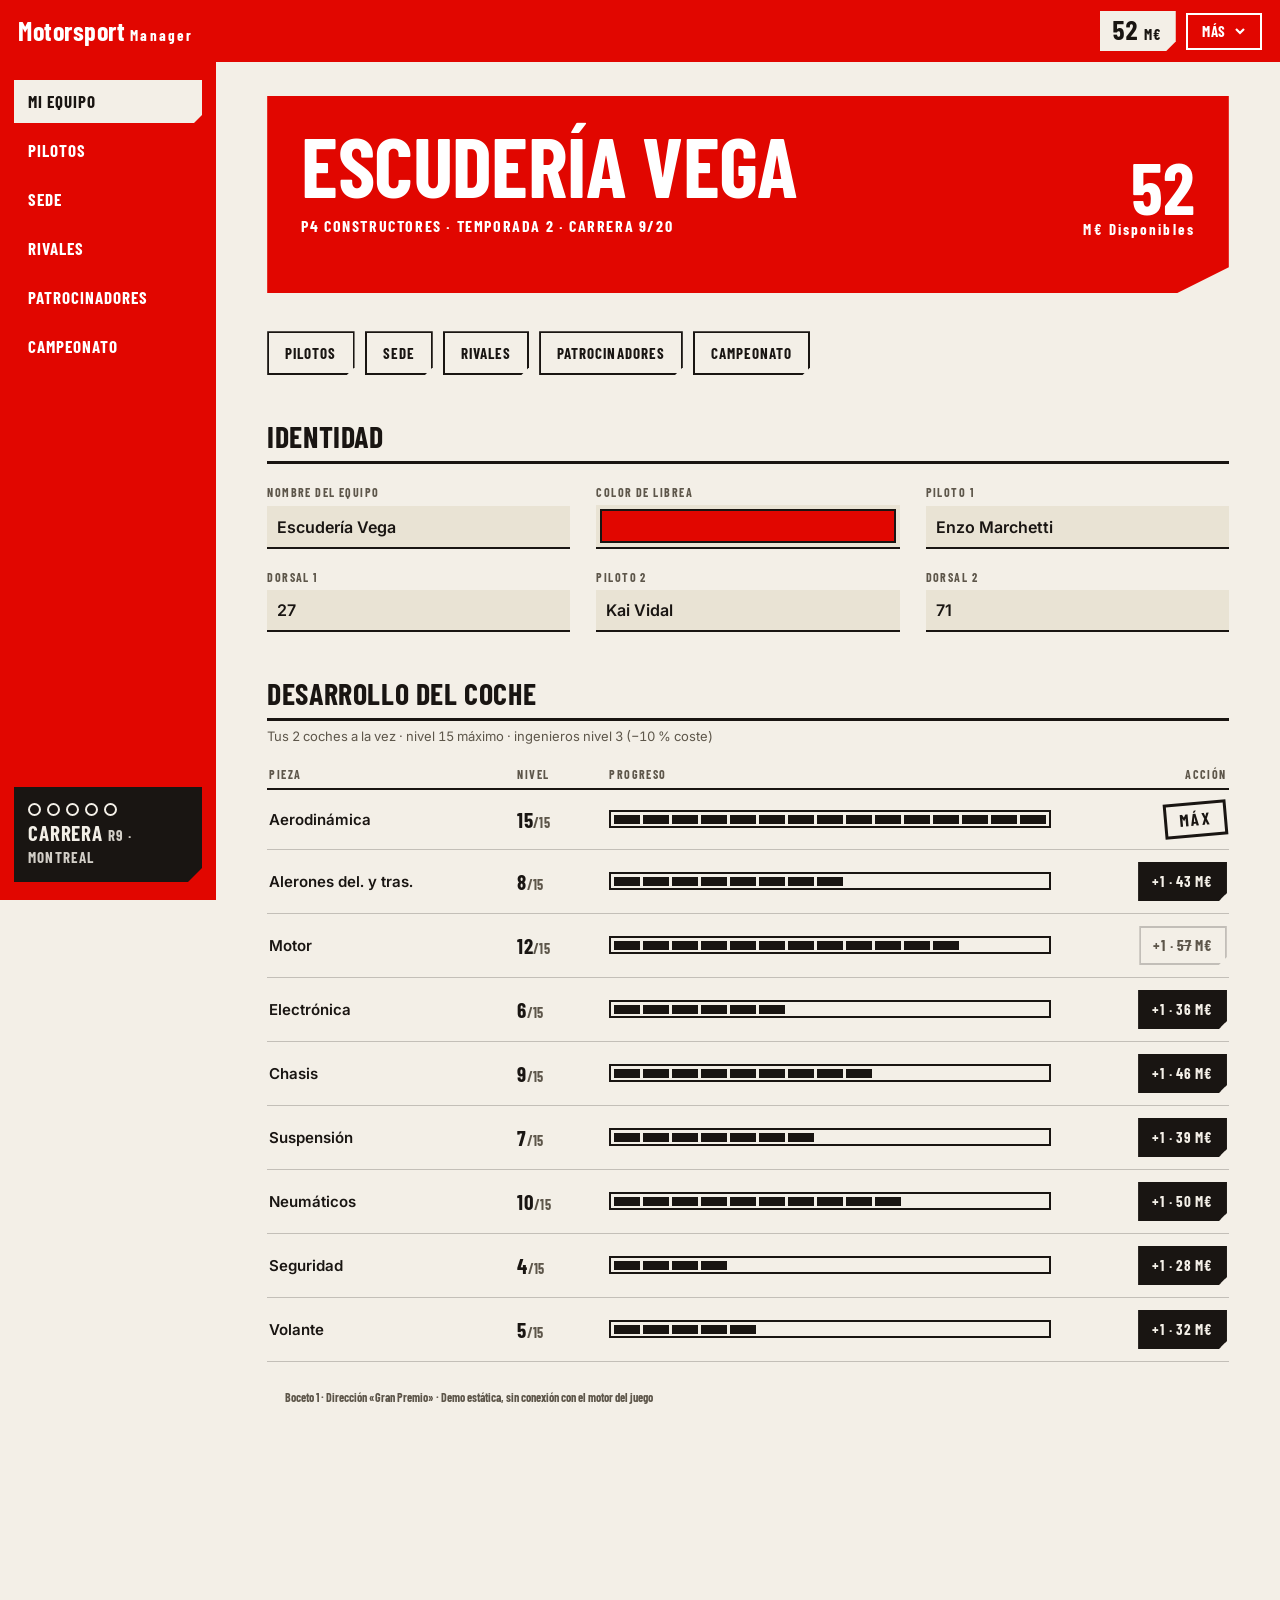
<file: bocetos/boceto-1.html>
<!doctype html>
<html lang="es">
<head>
<meta charset="UTF-8" />
<meta name="viewport" content="width=device-width, initial-scale=1.0" />
<title>Boceto 1 · Gran Premio — Motorsport Manager</title>
<style>
  /* ============================================================
     BOCETO 1 · GRAN PREMIO
     Mundo: el póster de carrera (litografía de Gran Premio).
     Tinta plana vermillion comprometida en todo el chrome,
     papel para los datos, tipografía condensada monumental,
     cortes diagonales como única seña de movimiento.
     Fuente display auto-hospedada (base64): Barlow Condensed 700.
     Fuente de texto: Inter variable (base64). Nada externo.
     ============================================================ */

  @font-face {
    font-family: 'Barlow Condensed';
    font-style: normal;
    font-weight: 700;
    font-display: swap;
    src: url([data-uri]) format('woff2');
  }
  @font-face {
    font-family: 'Inter';
    font-style: normal;
    font-weight: 100 900;
    font-display: swap;
    src: url([data-uri]) format('woff2');
  }

  :root {
    --accent: #e10600;            /* librea del jugador (dinámica) */
    --ink: #191512;               /* tinta negra cálida */
    --ink-soft: #5d564a;          /* tinta secundaria */
    --paper: #f3efe7;             /* papel */
    --paper-2: #e9e3d4;           /* papel de formulario */
    --hairline: rgba(25, 21, 18, 0.22);
    --on-accent: #ffffff;
    --font-display: 'Barlow Condensed', 'Arial Narrow', system-ui, sans-serif;
    --font-ui: 'Inter', system-ui, 'Segoe UI', sans-serif;
    --cut: 14px;                  /* corte diagonal del mundo póster */
  }

  * { box-sizing: border-box; }

  html { scrollbar-color: var(--ink) var(--paper-2); }

  body {
    margin: 0;
    background: var(--paper);
    color: var(--ink);
    font-family: var(--font-ui);
    font-size: 15px;
    line-height: 1.45;
    font-variant-numeric: tabular-nums;
    caret-color: var(--ink);
  }

  ::selection { background: var(--accent); color: var(--on-accent); }

  :is(button, input, a):focus-visible {
    outline: 2.5px solid var(--ink);
    outline-offset: 2px;
  }
  .on-red :is(button, a):focus-visible,
  button.on-red:focus-visible {
    outline-color: var(--paper);
  }

  /* Botones con corte diagonal: el anillo va DENTRO, porque el
     clip-path se comería cualquier outline exterior */
  .rail-tab:focus-visible,
  .shortcuts button:focus-visible,
  .dev-buy:focus-visible,
  .race-slab:focus-visible {
    outline: none;
    box-shadow: inset 0 0 0 3px currentColor;
  }

  /* ---------- Mastique (cabecera póster) ---------- */

  .mast {
    background: var(--accent);
    color: var(--on-accent);
    display: flex;
    align-items: stretch;
    gap: 12px;
    padding: 0 18px;
    min-height: 62px;
    position: sticky;
    top: 0;
    z-index: 30;
  }

  .wordmark {
    font-family: var(--font-display);
    font-weight: 700;
    font-size: 26px;
    letter-spacing: 0.02em;
    line-height: 1;
    align-self: center;
    white-space: nowrap;
  }
  .wordmark small { font-size: 15px; letter-spacing: 0.14em; }

  .mast-right {
    margin-left: auto;
    display: flex;
    align-items: center;
    gap: 10px;
  }

  /* Presupuesto: etiqueta-precio del cartel */
  .budget {
    background: var(--paper);
    color: var(--ink);
    font-family: var(--font-display);
    clip-path: polygon(0 0, 100% 0, 100% calc(100% - 10px), calc(100% - 10px) 100%, 0 100%);
    padding: 6px 14px 6px 12px;
    display: flex;
    align-items: baseline;
    gap: 6px;
  }
  .budget .val { font-size: 26px; font-weight: 700; line-height: 1; }
  .budget .unit { font-size: 15px; font-weight: 700; letter-spacing: 0.06em; }

  .btn {
    font: 700 15px/1 var(--font-display);
    letter-spacing: 0.05em;
    text-transform: uppercase;
    background: none;
    border: 2px solid var(--on-accent);
    color: var(--on-accent);
    padding: 9px 14px;
    cursor: pointer;
    display: inline-flex;
    align-items: center;
    gap: 8px;
    transition: none;
  }
  .btn:hover { background: var(--ink); border-color: var(--ink); }

  .btn svg { width: 12px; height: 12px; }

  /* Menú Más */
  .more { position: relative; }
  .more-menu {
    position: absolute;
    right: 0;
    top: calc(100% + 10px);
    background: var(--paper);
    border: 2px solid var(--ink);
    min-width: 220px;
    padding: 6px;
    display: none;
    z-index: 40;
  }
  .more.open .more-menu { display: block; }
  .more-menu button {
    display: block;
    width: 100%;
    text-align: left;
    background: none;
    border: 0;
    color: var(--ink);
    font: 600 15px/1 var(--font-display);
    letter-spacing: 0.05em;
    text-transform: uppercase;
    padding: 10px 12px;
    cursor: pointer;
  }
  .more-menu button:hover { background: var(--ink); color: var(--paper); }
  .more-menu .danger:hover { background: var(--accent); color: var(--on-accent); }

  /* ---------- Shell: riel + campo ---------- */

  .shell {
    display: grid;
    grid-template-columns: 216px 1fr;
    min-height: calc(100vh - 62px);
  }

  .rail {
    background: var(--accent);
    color: var(--on-accent);
    padding: 18px 14px;
    display: flex;
    flex-direction: column;
    gap: 6px;
    position: sticky;
    top: 62px;
    height: calc(100vh - 62px);
  }

  .rail-tab {
    font: 700 17px/1 var(--font-display);
    letter-spacing: 0.06em;
    text-transform: uppercase;
    text-align: left;
    background: none;
    border: 2px solid transparent;
    color: var(--on-accent);
    padding: 11px 12px;
    cursor: pointer;
    clip-path: polygon(0 0, 100% 0, 100% calc(100% - 8px), calc(100% - 8px) 100%, 0 100%);
  }
  .rail-tab:hover { background: rgba(25, 21, 18, 0.22); }
  .rail-tab.active {
    background: var(--paper);
    color: var(--ink);
  }

  .rail-spacer { flex: 1; }

  .race-slab {
    font: 700 21px/1.05 var(--font-display);
    letter-spacing: 0.04em;
    text-transform: uppercase;
    background: var(--ink);
    color: var(--paper);
    border: 0;
    padding: 16px 14px;
    cursor: pointer;
    text-align: left;
    clip-path: polygon(0 0, 100% 0, 100% calc(100% - 14px), calc(100% - 14px) 100%, 0 100%);
    display: flex;
    flex-direction: column;
    gap: 6px;
  }
  .race-slab:hover { background: #000; }
  .race-slab .sub { font-size: 15px; font-weight: 700; opacity: 0.85; letter-spacing: 0.08em; }
  .race-slab.lights-out { background: #00a33f; color: #fff; }

  .lights { display: flex; gap: 6px; }
  .lights i {
    width: 13px; height: 13px;
    border-radius: 50%;
    border: 2px solid var(--paper);
    display: inline-block;
  }
  .lights i.on { background: var(--accent); border-color: var(--accent); }

  /* ---------- Campo (main) ---------- */

  .field {
    padding: 34px clamp(18px, 4vw, 56px) 90px;
    max-width: 1120px;
    width: 100%;
    margin: 0 auto;
  }

  /* Hero: el cartel de tu escudería */
  .hero {
    background: var(--accent);
    color: var(--on-accent);
    clip-path: polygon(0 0, 100% 0, 100% calc(100% - 26px), calc(100% - 52px) 100%, 0 100%);
    display: grid;
    grid-template-columns: 1fr auto;
    gap: 8px 32px;
    align-items: end;
    padding: 30px 34px 40px;
    margin-bottom: 38px;
  }
  .hero h1 {
    margin: 0;
    font: 700 clamp(46px, 7vw, 84px)/0.94 var(--font-display);
    letter-spacing: -0.005em;
    text-transform: uppercase;
  }
  .hero .dateline {
    font: 700 16px/1.4 var(--font-display);
    letter-spacing: 0.1em;
    text-transform: uppercase;
    margin-top: 10px;
  }
  .hero .price {
    text-align: right;
    display: flex;
    flex-direction: column;
    align-items: flex-end;
  }
  .hero .price .num {
    font: 700 clamp(44px, 6vw, 72px)/1 var(--font-display);
  }
  .hero .price .lbl {
    font: 700 15px/1 var(--font-display);
    letter-spacing: 0.14em;
  }
  .delta {
    font: 700 15px/1 var(--font-display);
    background: var(--paper);
    color: var(--ink);
    padding: 4px 10px;
    margin-top: 8px;
    visibility: hidden;
  }
  .delta.show { visibility: visible; }

  /* Atajos: billetes pequeños del cartel */
  .shortcuts {
    display: flex;
    flex-wrap: wrap;
    gap: 10px;
    margin-bottom: 46px;
  }
  .shortcuts button {
    font: 700 15px/1 var(--font-display);
    letter-spacing: 0.07em;
    text-transform: uppercase;
    background: var(--paper);
    border: 2px solid var(--ink);
    color: var(--ink);
    padding: 10px 16px;
    min-height: 44px;
    cursor: pointer;
    clip-path: polygon(0 0, 100% 0, 100% calc(100% - 8px), calc(100% - 8px) 100%, 0 100%);
  }
  .shortcuts button:hover { background: var(--ink); color: var(--paper); }

  h2 {
    font: 700 30px/1 var(--font-display);
    letter-spacing: 0.02em;
    text-transform: uppercase;
    margin: 46px 0 6px;
    padding-bottom: 10px;
    border-bottom: 3px solid var(--ink);
  }

  /* Identidad: formulario del cartel */
  .form-grid {
    display: grid;
    grid-template-columns: repeat(3, 1fr);
    gap: 22px 26px;
    margin-top: 22px;
  }
  .form-grid label {
    display: grid;
    gap: 7px;
    font: 700 12px/1 var(--font-display);
    letter-spacing: 0.12em;
    text-transform: uppercase;
    color: var(--ink-soft);
  }
  .form-grid input {
    font: 600 16px/1.3 var(--font-ui);
    color: var(--ink);
    background: var(--paper-2);
    border: 0;
    border-bottom: 2.5px solid var(--ink);
    padding: 10px 10px 9px;
    border-radius: 0;
    width: 100%;
  }
  .form-grid input:focus-visible {
    outline: none;
    border-bottom-color: var(--accent);
    border-bottom-width: 3.5px;
  }
  input[type='color'] {
    padding: 4px;
    height: 44px;
    cursor: pointer;
  }
  input[type='color']::-webkit-color-swatch-wrapper { padding: 0; }
  input[type='color']::-webkit-color-swatch { border: 2px solid var(--ink); }
  input[type='color']::-moz-color-swatch { border: 2px solid var(--ink); }

  /* Desarrollo: la lista de tintas */
  .dev-head,
  .dev-row {
    display: grid;
    grid-template-columns: minmax(150px, 230px) 74px 1fr 158px;
    gap: 18px;
    align-items: center;
  }
  .dev-head {
    font: 700 12px/1 var(--font-display);
    letter-spacing: 0.12em;
    text-transform: uppercase;
    color: var(--ink-soft);
    padding: 0 2px 8px;
    border-bottom: 2px solid var(--ink);
    margin-top: 22px;
  }
  .dev-row {
    padding: 12px 2px;
    border-bottom: 1px solid var(--hairline);
  }
  .dev-row .name { font-weight: 600; font-size: 15px; }
  .dev-row .lvl {
    font: 700 21px/1 var(--font-display);
    letter-spacing: 0.02em;
  }
  .dev-row .lvl small { font-size: 14px; color: var(--ink-soft); }

  .meter {
    display: flex;
    gap: 3px;
    height: 18px;
    padding: 2.5px;
    border: 2px solid var(--ink);
  }
  .meter i { flex: 1; background: transparent; }
  /* Tinta siempre: una librea clara no puede borrar el progreso del papel */
  .meter i.fill { background: var(--ink); }

  .dev-buy {
    font: 700 15px/1 var(--font-display);
    letter-spacing: 0.05em;
    text-transform: uppercase;
    background: var(--ink);
    color: var(--paper);
    border: 2px solid var(--ink);
    padding: 10px 12px;
    cursor: pointer;
    clip-path: polygon(0 0, 100% 0, 100% calc(100% - 8px), calc(100% - 8px) 100%, 0 100%);
    text-align: center;
  }
  .dev-buy:hover:not(:disabled) { background: var(--accent); border-color: var(--accent); color: var(--on-accent); }
  .dev-buy:disabled {
    background: transparent;
    color: var(--ink-soft);
    border-color: var(--hairline);
    cursor: not-allowed;
  }
  .dev-buy:disabled .cost { text-decoration: line-through; }

  /* El sello MÁX: los estados se estampan, no desaparecen */
  .stamp {
    font: 700 17px/1 var(--font-display);
    letter-spacing: 0.16em;
    text-transform: uppercase;
    color: var(--accent);
    border: 3px solid var(--accent);
    padding: 6px 12px;
    transform: rotate(-5deg);
    justify-self: center;
    display: inline-block;
  }
  .meter.maxed + .cell-action .stamp { color: var(--ink); border-color: var(--ink); }

  .cell-action { display: flex; justify-content: flex-end; }

  /* Panel de pestañas no diseñadas en el boceto */
  .notice {
    border: 2px solid var(--ink);
    padding: 26px 28px;
    margin-top: 40px;
    max-width: 560px;
  }
  .notice strong {
    display: block;
    font: 700 24px/1.1 var(--font-display);
    text-transform: uppercase;
    letter-spacing: 0.03em;
    margin-bottom: 8px;
  }
  .notice p { margin: 0; color: var(--ink-soft); font-size: 14px; }

  /* Aviso (toast): tarjeta estampada */
  .toast {
    position: fixed;
    right: 18px;
    bottom: 18px;
    background: var(--paper);
    border: 2px solid var(--ink);
    clip-path: polygon(0 0, 100% 0, 100% calc(100% - 12px), calc(100% - 12px) 100%, 0 100%);
    padding: 14px 18px;
    max-width: min(340px, calc(100vw - 36px));
    z-index: 60;
  }
  .toast .t-title {
    font: 700 17px/1.1 var(--font-display);
    text-transform: uppercase;
    letter-spacing: 0.05em;
    color: var(--accent);
  }
  .toast .t-body { font-size: 13px; color: var(--ink-soft); margin-top: 4px; }

  footer {
    padding: 26px 18px 120px;
    font: 600 12px/1.5 var(--font-display);
    color: var(--ink-soft);
  }

  /* ---------- Móvil ---------- */

  .tabs-row,
  .race-bar { display: none; }

  @media (max-width: 900px) {
    .shell { grid-template-columns: 1fr; }
    .rail { display: none; }
    .mast { padding: 0 12px; }
    .wordmark { font-size: 19px; }
    .budget .val { font-size: 20px; }

    .tabs-row {
      display: flex;
      gap: 8px;
      overflow-x: auto;
      padding: 10px 12px;
      background: var(--accent);
      position: sticky;
      top: 62px;
      z-index: 25;
      scrollbar-width: none;
    }
    .tabs-row::-webkit-scrollbar { display: none; }
    .tabs-row button {
      flex: none;
      font: 700 15px/1 var(--font-display);
      letter-spacing: 0.06em;
      text-transform: uppercase;
      background: none;
      color: var(--on-accent);
      border: 2px solid rgba(255, 255, 255, 0.55);
      padding: 9px 13px;
      min-height: 44px;
    }
    .tabs-row button.active { background: var(--paper); color: var(--ink); border-color: var(--paper); }

    .race-bar {
      display: block;
      position: fixed;
      left: 0; right: 0; bottom: 0;
      background: var(--ink);
      padding-bottom: env(safe-area-inset-bottom);
      z-index: 30;
    }
    .race-bar .race-slab { width: 100%; clip-path: none; }

    .field { padding-top: 24px; padding-bottom: 40px; }
    .hero { padding: 22px 20px 30px; grid-template-columns: 1fr; }
    .hero .price { align-items: flex-start; text-align: left; margin-top: 6px; }
    .form-grid { grid-template-columns: 1fr 1fr; }
    .dev-head { display: none; }
    .dev-row { grid-template-columns: 1fr auto; grid-template-areas: 'name lvl' 'meter meter' 'action action'; row-gap: 10px; }
    .dev-row .name { grid-area: name; }
    .dev-row .lvl { grid-area: lvl; text-align: right; }
    .dev-row .meter { grid-area: meter; }
    .dev-row .cell-action { grid-area: action; }
    .dev-buy { width: 100%; }
    .toast { bottom: 96px; right: 12px; }
    footer { padding-bottom: 130px; }
  }

  /* Movimiento: el cartel se corta, no se funde (y nada si se pide calma) */
  @media (prefers-reduced-motion: no-preference) {
    .toast { animation: toast-cut 90ms steps(2, end); }
    @keyframes toast-cut { from { transform: translateX(14px); opacity: 0.4; } }
    .rail-tab, .btn, .shortcuts button, .dev-buy, .race-slab { transition: background-color 90ms steps(2, end), color 90ms steps(2, end); }
  }
</style>
</head>
<body>

<header class="mast on-red">
  <div class="wordmark">Motorsport<small> Manager</small></div>
  <div class="mast-right">
    <div class="budget" title="Presupuesto disponible">
      <span class="val" id="budget-top">52</span><span class="unit">M€</span>
    </div>
    <div class="more" id="more">
      <button type="button" class="btn" id="more-btn" aria-haspopup="true" aria-expanded="false">
        Más
        <svg viewBox="0 0 12 12" aria-hidden="true"><path d="M2 4l4 4 4-4" fill="none" stroke="currentColor" stroke-width="2.2"/></svg>
      </button>
      <div class="more-menu" role="menu">
        <button type="button" role="menuitem" data-toast="Palmarés|Tu historial de temporadas cerradas: se diseña con la dirección elegida.">Palmarés</button>
        <button type="button" role="menuitem" data-toast="Partidas|Las 3 partidas guardadas: se diseñan con la dirección elegida.">Partidas</button>
        <button type="button" role="menuitem" id="reset-btn" class="danger">Reiniciar demo</button>
      </div>
    </div>
  </div>
</header>

<div class="shell">
  <nav class="rail on-red" aria-label="Secciones del equipo">
    <button type="button" class="rail-tab active" data-tab="team" aria-current="page">Mi Equipo</button>
    <button type="button" class="rail-tab" data-tab="pilots">Pilotos</button>
    <button type="button" class="rail-tab" data-tab="hq">Sede</button>
    <button type="button" class="rail-tab" data-tab="rivals">Rivales</button>
    <button type="button" class="rail-tab" data-tab="sponsors">Patrocinadores</button>
    <button type="button" class="rail-tab" data-tab="champ">Campeonato</button>
    <div class="rail-spacer"></div>
    <button type="button" class="race-slab" id="race-btn">
      <span class="lights" id="race-lights" aria-hidden="true"><i></i><i></i><i></i><i></i><i></i></span>
      <span id="race-label">Carrera <span class="sub">R9 · Montreal</span></span>
    </button>
  </nav>

  <main class="field">
    <div id="panel-team">
      <section class="hero on-red" aria-label="Resumen del equipo">
        <div>
          <h1>Escudería Vega</h1>
          <p class="dateline">P4 Constructores · Temporada 2 · Carrera 9/20</p>
        </div>
        <div class="price">
          <span class="num" id="budget-hero">52</span>
          <span class="lbl">M€ Disponibles</span>
          <span class="delta" id="delta" aria-live="polite"></span>
        </div>
      </section>

      <div class="shortcuts" aria-label="Accesos">
        <button type="button" data-tab="pilots">Pilotos</button>
        <button type="button" data-tab="hq">Sede</button>
        <button type="button" data-tab="rivals">Rivales</button>
        <button type="button" data-tab="sponsors">Patrocinadores</button>
        <button type="button" data-tab="champ">Campeonato</button>
      </div>

      <h2>Identidad</h2>
      <div class="form-grid">
        <label>Nombre del equipo
          <input type="text" maxlength="24" value="Escudería Vega" />
        </label>
        <label>Color de librea
          <input type="color" id="livery" value="#e10600" />
        </label>
        <label>Piloto 1
          <input type="text" maxlength="24" value="Enzo Marchetti" />
        </label>
        <label>Dorsal 1
          <input type="number" min="1" max="99" inputmode="numeric" value="27" />
        </label>
        <label>Piloto 2
          <input type="text" maxlength="24" value="Kai Vidal" />
        </label>
        <label>Dorsal 2
          <input type="number" min="1" max="99" inputmode="numeric" value="71" />
        </label>
      </div>

      <h2>Desarrollo del coche</h2>
      <p style="margin:0 0 4px; color:var(--ink-soft); font-size:13px;">Tus 2 coches a la vez · nivel 15 máximo · ingenieros nivel 3 (−10&nbsp;% coste)</p>
      <div class="dev-head" aria-hidden="true">
        <span>Pieza</span><span>Nivel</span><span>Progreso</span><span style="text-align:right;">Acción</span>
      </div>
      <div id="dev-list"></div>
    </div>

    <div id="panel-other" hidden>
      <section class="notice">
        <strong id="other-title">Pilotos</strong>
        <p>Este boceto diseña solo la página principal. Si eliges la dirección «Gran Premio», esta pestaña se construirá con su mismo lenguaje: tinta plana, papel y cortes diagonales.</p>
      </section>
    </div>

    <footer>Boceto 1 · Dirección «Gran Premio» · Demo estática, sin conexión con el motor del juego</footer>
  </main>
</div>

<!-- Navegación en móvil -->
<div class="tabs-row" aria-label="Secciones del equipo">
  <button type="button" class="active" data-tab="team" aria-current="page">Mi Equipo</button>
  <button type="button" data-tab="pilots">Pilotos</button>
  <button type="button" data-tab="hq">Sede</button>
  <button type="button" data-tab="rivals">Rivales</button>
  <button type="button" data-tab="sponsors">Patrocinadores</button>
  <button type="button" data-tab="champ">Campeonato</button>
</div>
<div class="race-bar">
  <button type="button" class="race-slab" id="race-btn-m">
    <span class="lights" aria-hidden="true"><i></i><i></i><i></i><i></i><i></i></span>
    <span>Carrera <span class="sub">R9 · Montreal</span></span>
  </button>
</div>

<script>
(function () {
  'use strict';
  var MAX = 15;
  var state = {
    budget: 52,
    devs: [
      { id: 'aero', label: 'Aerodinámica', level: 15 },
      { id: 'alerones', label: 'Alerones del. y tras.', level: 8 },
      { id: 'motor', label: 'Motor', level: 12 },
      { id: 'electronica', label: 'Electrónica', level: 6 },
      { id: 'chasis', label: 'Chasis', level: 9 },
      { id: 'suspension', label: 'Suspensión', level: 7 },
      { id: 'neumaticos', label: 'Neumáticos', level: 10 },
      { id: 'seguridad', label: 'Seguridad', level: 4 },
      { id: 'volante', label: 'Volante', level: 5 }
    ]
  };
  var reduce = window.matchMedia('(prefers-reduced-motion: reduce)').matches;
  var INITIAL = JSON.parse(JSON.stringify(state));

  // Coste del siguiente nivel (motor real: 15 + 4·nivel, −10 % ingenieros).
  function cost(level) { return Math.ceil((15 + 4 * level) * 0.9); }

  var list = document.getElementById('dev-list');

  function meterHTML(level, maxed) {
    var cells = '';
    for (var i = 0; i < MAX; i++) cells += '<i class="' + (i < level ? 'fill' : '') + '"></i>';
    return '<div class="meter' + (maxed ? ' maxed' : '') + '" role="img" aria-label="Nivel ' + level + ' de ' + MAX + '">' + cells + '</div>';
  }

  function rowHTML(dev) {
    var maxed = dev.level >= MAX;
    var c = cost(dev.level);
    var afford = state.budget >= c;
    return ''
      + '<div class="dev-row" data-id="' + dev.id + '">'
      + '<span class="name">' + dev.label + '</span>'
      + '<span class="lvl">' + dev.level + '<small>/' + MAX + '</small></span>'
      + meterHTML(dev.level, maxed)
      + '<span class="cell-action">'
      + (maxed
        ? '<span class="stamp">Máx</span>'
        : '<button type="button" class="dev-buy"' + (afford ? '' : ' disabled') + '>'
          + '+1 · <span class="cost">' + c + '</span> M€</button>')
      + '</span></div>';
  }

  function renderDevs() {
    list.innerHTML = state.devs.map(rowHTML).join('');
  }

  function renderBudget(delta) {
    var v = Math.round(state.budget);
    document.getElementById('budget-top').textContent = v;
    document.getElementById('budget-hero').textContent = v;
    if (delta !== undefined) {
      var d = document.getElementById('delta');
      d.textContent = (delta < 0 ? '−' : '+') + Math.abs(delta) + ' M€';
      d.classList.add('show');
      clearTimeout(d._t);
      d._t = setTimeout(function () { d.classList.remove('show'); }, 1600);
    }
  }

  list.addEventListener('click', function (e) {
    var btn = e.target.closest('.dev-buy');
    if (!btn || btn.disabled) return;
    var row = btn.closest('.dev-row');
    var dev = state.devs.find(function (d) { return d.id === row.dataset.id; });
    var c = cost(dev.level);
    if (dev.level >= MAX || state.budget < c) return;
    state.budget -= c;
    dev.level += 1;
    renderDevs();
    renderBudget(-c);
    restoreFocus(dev.id);
  });

  // El re-render no puede dejar el foco de teclado en el cuerpo:
  // vuelve al botón de la misma fila (o al siguiente válido).
  function restoreFocus(id) {
    var row = list.querySelector('.dev-row[data-id="' + id + '"]');
    var btn = row && row.querySelector('.dev-buy');
    if (btn && !btn.disabled) { btn.focus({ preventScroll: true }); return; }
    var next = list.querySelector('.dev-buy:not(:disabled)');
    if (next) next.focus({ preventScroll: true });
  }

  // Dorsales 1-99 como en el juego (setDriverNumber): fuera de rango, vuelve.
  document.querySelectorAll('input[type="number"]').forEach(function (inp) {
    var prev = inp.value;
    inp.addEventListener('change', function () {
      var v = Number(inp.value);
      if (!Number.isFinite(v) || v < 1 || v > 99 || Math.round(v) !== v) inp.value = prev;
      else prev = String(v);
    });
  });

  // La librea tiñe el cartel (spec 19 del juego real): el texto sobre
  // el acento pasa a tinta u blanco según luminancia, como en accent.ts.
  function luminance(hex) {
    var n = [1, 3, 5].map(function (i) {
      var x = parseInt(hex.substr(i, 2), 16) / 255;
      return x <= 0.03928 ? x / 12.92 : Math.pow((x + 0.055) / 1.055, 2.4);
    });
    return 0.2126 * n[0] + 0.7152 * n[1] + 0.0722 * n[2];
  }
  document.getElementById('livery').addEventListener('input', function (e) {
    var root = document.documentElement.style;
    root.setProperty('--accent', e.target.value);
    root.setProperty('--on-accent', luminance(e.target.value) > 0.35 ? '#191512' : '#ffffff');
  });

  // Pestañas: solo «Mi Equipo» está diseñada en este boceto.
  var titles = { pilots: 'Pilotos', hq: 'Sede', rivals: 'Rivales', sponsors: 'Patrocinadores', champ: 'Campeonato' };
  function setTab(id) {
    document.querySelectorAll('[data-tab]').forEach(function (b) {
      var on = b.dataset.tab === id;
      b.classList.toggle('active', on);
      if (b.hasAttribute('aria-current') || on) b.setAttribute('aria-current', on ? 'page' : 'false');
    });
    document.getElementById('panel-team').hidden = id !== 'team';
    document.getElementById('panel-other').hidden = id === 'team';
    if (id !== 'team') document.getElementById('other-title').textContent = titles[id];
    window.scrollTo({ top: 0 });
  }
  document.addEventListener('click', function (e) {
    var b = e.target.closest('[data-tab]');
    if (b) setTab(b.dataset.tab);
  });

  // Menú Más + avisos
  var more = document.getElementById('more');
  var moreBtn = document.getElementById('more-btn');
  moreBtn.addEventListener('click', function (e) {
    e.stopPropagation();
    more.classList.toggle('open');
    moreBtn.setAttribute('aria-expanded', more.classList.contains('open'));
  });
  document.addEventListener('click', function (e) {
    if (!more.contains(e.target)) {
      more.classList.remove('open');
      moreBtn.setAttribute('aria-expanded', 'false');
    }
  });
  document.addEventListener('keydown', function (e) {
    if (e.key === 'Escape' && more.classList.contains('open')) {
      more.classList.remove('open');
      moreBtn.setAttribute('aria-expanded', 'false');
      moreBtn.focus();
    }
  });
  more.addEventListener('click', function (e) {
    var item = e.target.closest('[data-toast]');
    if (!item) return;
    var parts = item.dataset.toast.split('|');
    toast(parts[0], parts[1]);
    more.classList.remove('open');
  });
  document.getElementById('reset-btn').addEventListener('click', function () {
    state = JSON.parse(JSON.stringify(INITIAL));
    renderDevs();
    renderBudget();
    more.classList.remove('open');
    toast('Demo reiniciada', 'Presupuesto y desarrollos vuelven a su estado inicial.');
  });

  var toastRoot = null;
  function toast(title, body) {
    if (toastRoot) toastRoot.remove();
    toastRoot = document.createElement('div');
    toastRoot.className = 'toast';
    toastRoot.setAttribute('role', 'status');
    toastRoot.innerHTML = '<div class="t-title"></div><div class="t-body"></div>';
    toastRoot.querySelector('.t-title').textContent = title;
    toastRoot.querySelector('.t-body').textContent = body;
    document.body.appendChild(toastRoot);
    clearTimeout(toastRoot._t);
    toastRoot._t = setTimeout(function () { toastRoot.remove(); }, 2800);
  }

  // Salida: semáforo del cartel (5 luces → verde → aviso).
  function raceSequence(btn, lightsEl) {
    if (btn._running) return;
    btn._running = true;
    var dots = lightsEl ? lightsEl.querySelectorAll('i') : [];
    var label = btn.querySelector('#race-label') || btn.lastElementChild;
    if (reduce) {
      toast('Luces fuera', 'En el juego real, aquí arranca la R9 en Montreal (70 vueltas).');
      btn._running = false;
      return;
    }
    dots.forEach(function (d) { d.classList.remove('on'); });
    var i = 0;
    var step = function () {
      if (i < dots.length) {
        dots[i].classList.add('on');
        i += 1;
        setTimeout(step, 240);
      } else {
        btn.classList.add('lights-out');
        if (label) label.firstChild.textContent = 'Luces fuera ';
        setTimeout(function () {
          btn.classList.remove('lights-out');
          dots.forEach(function (d) { d.classList.remove('on'); });
          if (label) label.firstChild.textContent = 'Carrera ';
          toast('Luces fuera', 'En el juego real, aquí arranca la R9 en Montreal (70 vueltas).');
          btn._running = false;
        }, 900);
      }
    };
    setTimeout(step, 200);
  }
  document.getElementById('race-btn').addEventListener('click', function () {
    raceSequence(this, document.getElementById('race-lights'));
  });
  document.getElementById('race-btn-m').addEventListener('click', function () {
    raceSequence(this, this.querySelector('.lights'));
  });

  renderDevs();
  renderBudget();
})();
</script>
</body>
</html>
</file>
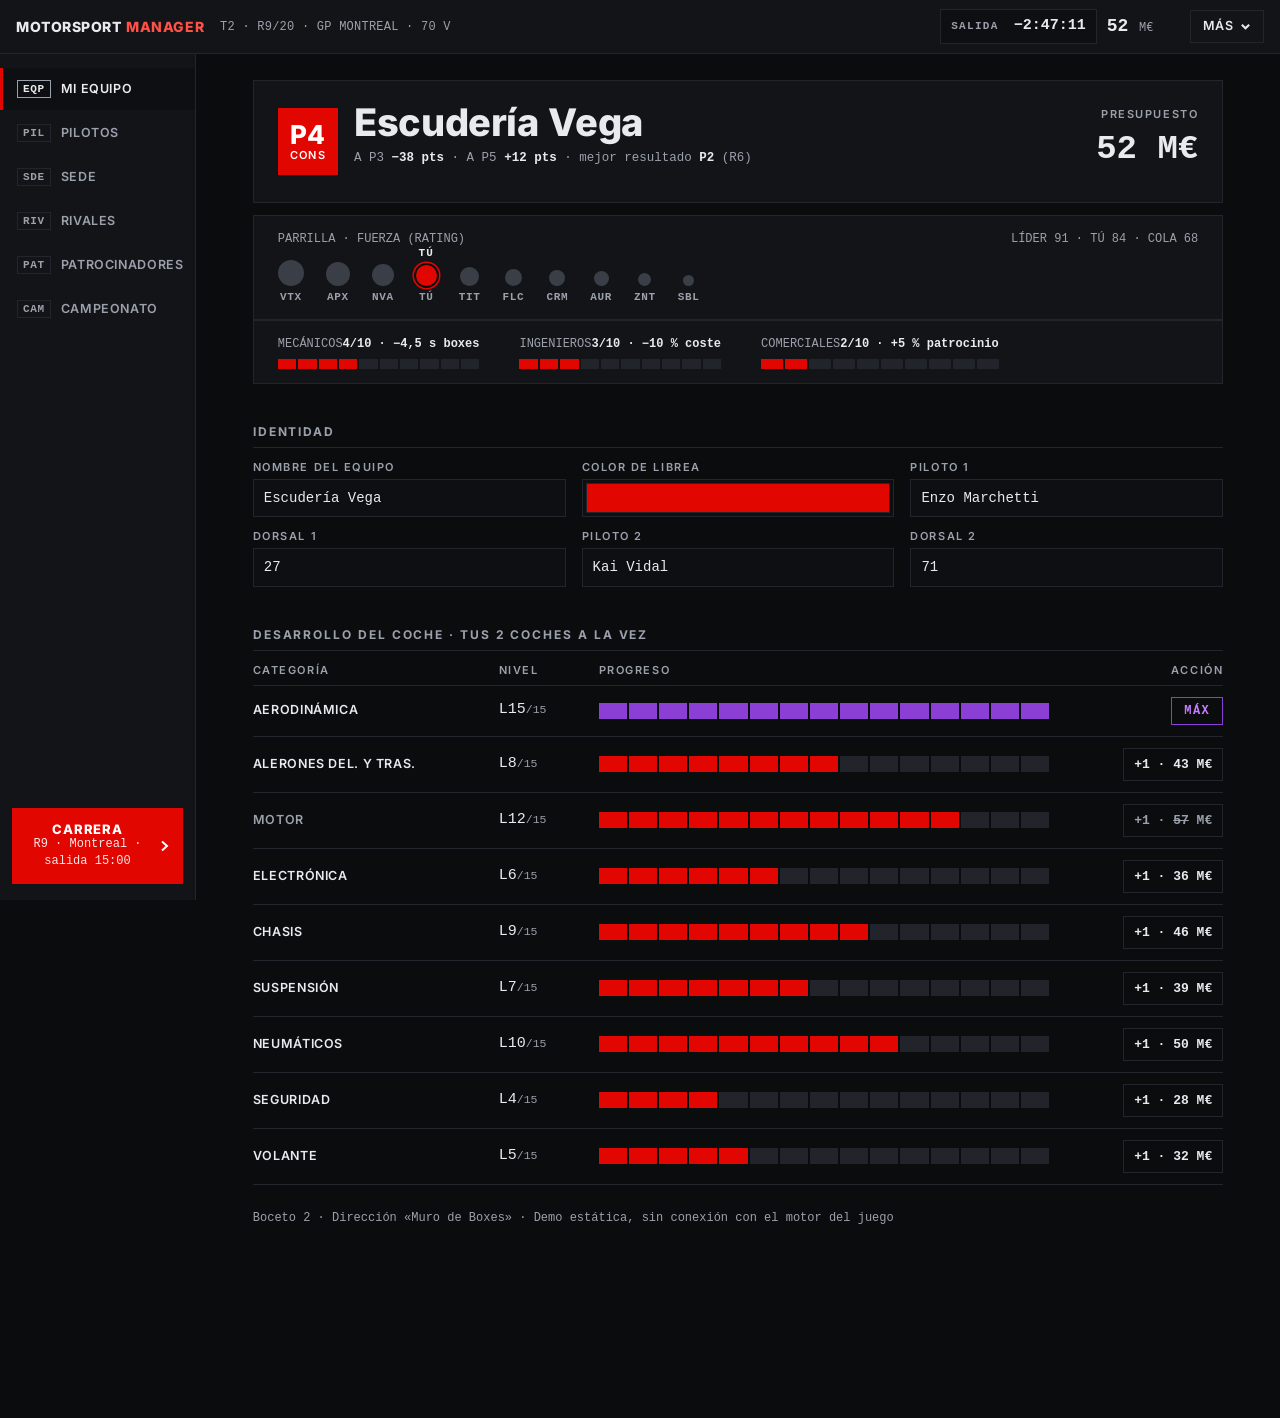
<file: bocetos/boceto-2.html>
<!doctype html>
<html lang="es">
<head>
<meta charset="UTF-8" />
<meta name="viewport" content="width=device-width, initial-scale=1.0" />
<title>Boceto 2 · Muro de Boxes — Motorsport Manager</title>
<style>
  /* ============================================================
     BOCETO 2 · MURO DE BOXES
     Mundo: la pantalla de cronaje del muro de pits.
     Fondo negro de timing, todo número en mono tabular, el
     idioma del cronaje (deltas con signo, verde = mejora,
     púrpura = mejor marca, ámbar = aviso) y el acento = tu
     librea. Seña: cada cifra del club late como una línea de
     timing, con reloj vivo y delta al comprar.
     Inter variable auto-hospedada (base64). Nada externo.
     ============================================================ */

  @font-face {
    font-family: 'Inter';
    font-style: normal;
    font-weight: 100 900;
    font-display: swap;
    src: url([data-uri]) format('woff2');
  }

  :root {
    --accent: #e10600;            /* librea del jugador (dinámica) */
    --on-accent: #ffffff;
    --bg: #0b0c0e;                /* negro de timing */
    --panel: #131418;
    --panel-2: #0e0f12;
    --line: #23252c;
    --text: #e8eaed;
    --dim: #9ba1ac;
    --purple: #c77dff;            /* mejor marca (timing) */
    --purple-line: #8b3fd4;
    --green: #2bd96f;             /* mejora / ingreso */
    --amber: #ffc821;             /* aviso / gasto */
    --red: #ff5147;               /* crítico, reservado */
    --mono: ui-monospace, 'Cascadia Mono', 'JetBrains Mono', Consolas, 'Roboto Mono', monospace;
    --sans: 'Inter', system-ui, 'Segoe UI', sans-serif;
  }

  * { box-sizing: border-box; }

  html { scrollbar-color: #2a2d33 var(--bg); }

  body {
    margin: 0;
    background: var(--bg);
    color: var(--text);
    font-family: var(--sans);
    font-size: 14px;
    line-height: 1.5;
    font-variant-numeric: tabular-nums;
    caret-color: var(--text);
  }

  ::selection { background: var(--accent); color: var(--on-accent); }

  :is(button, input, a):focus-visible {
    outline: 2px solid var(--accent);
    outline-offset: 2px;
  }

  /* ---------- Barra de sesión (cabecera) ---------- */

  .mast {
    background: var(--panel);
    border-bottom: 1px solid var(--line);
    display: flex;
    align-items: center;
    gap: 16px;
    padding: 0 16px;
    height: 54px;
    position: sticky;
    top: 0;
    z-index: 30;
  }

  .brand {
    font-weight: 800;
    font-size: 14px;
    letter-spacing: 0.04em;
    text-transform: uppercase;
    white-space: nowrap;
  }
  .brand span { color: var(--red); }

  .session {
    font-family: var(--mono);
    font-size: 12px;
    color: var(--dim);
    letter-spacing: 0.02em;
  }

  .clock {
    font-family: var(--mono);
    font-size: 15px;
    font-weight: 600;
    background: var(--panel-2);
    border: 1px solid var(--line);
    padding: 5px 10px;
    color: var(--text);
  }
  .clock small {
    color: var(--dim);
    font-size: 11px;
    letter-spacing: 0.12em;
    text-transform: uppercase;
    margin-right: 6px;
  }

  .mast-right { margin-left: auto; display: flex; align-items: center; gap: 10px; }

  .wallet { display: flex; align-items: center; gap: 10px; }
  .wallet .w-val {
    font-family: var(--mono);
    font-size: 18px;
    font-weight: 700;
  }
  .wallet .w-val small { color: var(--dim); font-weight: 400; font-size: 12px; }
  .wallet .w-delta {
    font-family: var(--mono);
    font-size: 12px;
    padding: 3px 7px;
    border: 1px solid transparent;
    visibility: hidden;
  }
  .wallet .w-delta.show { visibility: visible; }
  .wallet .w-delta.down { color: var(--amber); border-color: rgba(255, 200, 33, 0.4); }
  .wallet .w-delta.up { color: var(--green); border-color: rgba(43, 217, 111, 0.4); }

  .btn {
    background: none;
    border: 1px solid var(--line);
    color: var(--text);
    font: 600 12.5px/1 var(--sans);
    letter-spacing: 0.04em;
    text-transform: uppercase;
    padding: 9px 12px;
    cursor: pointer;
    display: inline-flex;
    align-items: center;
    gap: 7px;
  }
  .btn:hover { border-color: var(--dim); }
  .btn svg { width: 11px; height: 11px; }

  .more { position: relative; }
  .more-menu {
    position: absolute;
    right: 0;
    top: calc(100% + 8px);
    background: var(--panel);
    border: 1px solid var(--line);
    min-width: 210px;
    padding: 5px;
    display: none;
    z-index: 40;
  }
  .more.open .more-menu { display: block; }
  .more-menu button {
    display: block;
    width: 100%;
    text-align: left;
    background: none;
    border: 0;
    color: var(--text);
    font: 500 13px/1 var(--sans);
    padding: 10px 10px;
    cursor: pointer;
  }
  .more-menu button:hover { background: var(--panel-2); }
  .more-menu .danger:hover { color: var(--red); }

  /* ---------- Torre de navegación ---------- */

  .shell {
    display: grid;
    grid-template-columns: 196px 1fr;
    min-height: calc(100vh - 54px);
  }

  .rail {
    background: var(--panel);
    border-right: 1px solid var(--line);
    padding: 14px 0;
    display: flex;
    flex-direction: column;
    gap: 2px;
    position: sticky;
    top: 54px;
    height: calc(100vh - 54px);
  }

  /* La torre: código de 3 letras + nombre, como en la retransmisión */
  .rail-tab {
    display: flex;
    align-items: center;
    gap: 10px;
    background: none;
    border: 0;
    border-left: 3px solid transparent;
    color: var(--dim);
    font: 600 12.5px/1 var(--sans);
    letter-spacing: 0.05em;
    text-transform: uppercase;
    padding: 12px 14px;
    cursor: pointer;
    text-align: left;
  }
  .rail-tab .code {
    font-family: var(--mono);
    font-size: 11px;
    color: var(--dim);
    border: 1px solid var(--line);
    padding: 2.5px 5px;
    flex: none;
  }
  .rail-tab:hover { color: var(--text); background: var(--panel-2); }
  .rail-tab.active {
    color: var(--text);
    background: var(--panel-2);
    border-left-color: var(--accent);
  }
  .rail-tab.active .code { color: var(--text); border-color: var(--dim); }

  .rail-spacer { flex: 1; }

  .race-btn {
    margin: 10px 12px 2px;
    background: var(--accent);
    color: var(--on-accent);
    border: 0;
    font: 800 13px/1.1 var(--sans);
    letter-spacing: 0.06em;
    text-transform: uppercase;
    padding: 14px 12px;
    cursor: pointer;
    display: flex;
    align-items: center;
    justify-content: space-between;
    gap: 8px;
  }
  .race-btn:hover { filter: brightness(1.12); }
  .race-btn .sub { display: block; font: 500 12px/1.4 var(--mono); text-transform: none; letter-spacing: 0; opacity: 0.9; }
  .race-btn.go { background: #0d7a3a; }
  .race-btn svg { width: 12px; height: 12px; flex: none; }

  /* ---------- Zona de datos ---------- */

  .zone {
    padding: 26px clamp(16px, 3.5vw, 48px) 90px;
    max-width: 1060px;
    width: 100%;
    margin: 0 auto;
  }

  /* Tu línea de torre, a lo grande */
  .hero {
    background: var(--panel);
    border: 1px solid var(--line);
    display: grid;
    grid-template-columns: 1fr auto;
    gap: 20px 40px;
    padding: 22px 24px;
    margin-bottom: 12px;
  }
  .hero-main { display: flex; align-items: center; gap: 16px; min-width: 0; }
  .pos-box {
    background: var(--accent);
    color: var(--on-accent);
    font: 800 26px/1 var(--sans);
    padding: 14px 12px;
    display: flex;
    flex-direction: column;
    align-items: center;
    gap: 2px;
    flex: none;
  }
  .pos-box small { font: 600 11px/1 var(--sans); letter-spacing: 0.12em; }
  .hero-main h1 {
    margin: 0;
    font-size: clamp(24px, 3.4vw, 38px);
    font-weight: 800;
    letter-spacing: -0.01em;
    line-height: 1.05;
    overflow-wrap: anywhere;
  }
  .hero-main .gap-line {
    font-family: var(--mono);
    font-size: 12.5px;
    color: var(--dim);
    margin-top: 6px;
  }
  .hero-main .gap-line b { color: var(--text); font-weight: 600; }
  .hero-side { text-align: right; display: flex; flex-direction: column; justify-content: center; gap: 4px; }
  .hero-side .lbl { font: 600 11px/1 var(--sans); letter-spacing: 0.14em; text-transform: uppercase; color: var(--dim); }
  .hero-side .big { font-family: var(--mono); font-size: clamp(26px, 3vw, 34px); font-weight: 700; }

  /* Cinta de parrilla: fuerza de los 10 equipos (tamaño = rating) */
  .grid-strip {
    background: var(--panel);
    border: 1px solid var(--line);
    padding: 14px 24px 16px;
    display: grid;
    gap: 12px;
  }
  .grid-strip .strip-title {
    font-family: var(--mono);
    font-size: 12px;
    color: var(--dim);
    display: flex;
    justify-content: space-between;
  }
  .dots { display: flex; align-items: flex-end; gap: clamp(8px, 2.4vw, 22px); }
  .dot-wrap { display: flex; flex-direction: column; align-items: center; gap: 6px; }
  .dot {
    border-radius: 50%;
    background: #3a3e46;
    flex: none;
    position: relative;
  }
  .dot.you { background: var(--accent); box-shadow: 0 0 0 2px var(--bg), 0 0 0 3.5px var(--accent); }
  .dot.you::after {
    content: 'TÚ';
    position: absolute;
    top: -17px;
    left: 50%;
    transform: translateX(-50%);
    font: 700 11px/1 var(--mono);
    color: var(--text);
    letter-spacing: 0.1em;
  }
  /* Código de equipo bajo cada punto: la cinta se lee sin puntero */
  .dot-code {
    font: 600 11px/1 var(--mono);
    color: var(--dim);
    letter-spacing: 0.06em;
  }

  /* Cuerpo de la sede: plantilla del muro */
  .staff {
    background: var(--panel);
    border: 1px solid var(--line);
    padding: 14px 24px;
    display: flex;
    flex-wrap: wrap;
    gap: 26px 40px;
    margin-bottom: 40px;
  }
  .gauge { display: grid; gap: 6px; min-width: 150px; }
  .gauge .g-top {
    display: flex;
    justify-content: space-between;
    font-family: var(--mono);
    font-size: 12px;
    color: var(--dim);
  }
  .gauge .g-top b { color: var(--text); font-weight: 600; }
  .gauge .g-cells { display: flex; gap: 2px; height: 10px; }
  .gauge .g-cells i { flex: 1; background: #22242b; }
  .gauge .g-cells i.fill { background: var(--accent); }

  h2 {
    font: 700 12px/1 var(--sans);
    letter-spacing: 0.16em;
    text-transform: uppercase;
    color: var(--dim);
    margin: 42px 0 14px;
    padding-bottom: 9px;
    border-bottom: 1px solid var(--line);
  }

  /* Identidad: formulario denso del muro */
  .form-grid {
    display: grid;
    grid-template-columns: repeat(3, 1fr);
    gap: 14px 16px;
  }
  .form-grid label {
    display: grid;
    gap: 6px;
    font: 600 11px/1 var(--sans);
    letter-spacing: 0.14em;
    text-transform: uppercase;
    color: var(--dim);
  }
  .form-grid input {
    font: 500 14px/1.3 var(--mono);
    color: var(--text);
    background: var(--panel-2);
    border: 1px solid var(--line);
    padding: 9px 10px;
    border-radius: 0;
    width: 100%;
  }
  .form-grid input:focus-visible { outline: none; border-color: var(--accent); }
  input[type='color'] { padding: 3px; height: 38px; cursor: pointer; }
  input[type='color']::-webkit-color-swatch-wrapper { padding: 0; }
  input[type='color']::-webkit-color-swatch { border: 1px solid var(--line); }
  input[type='color']::-moz-color-swatch { border: 1px solid var(--line); }

  /* Desarrollo: líneas de timing */
  .dev-head,
  .dev-row {
    display: grid;
    grid-template-columns: minmax(150px, 230px) 84px 1fr 158px;
    gap: 16px;
    align-items: center;
  }
  .dev-head {
    font: 600 11px/1 var(--sans);
    letter-spacing: 0.14em;
    text-transform: uppercase;
    color: var(--dim);
    padding-bottom: 9px;
    border-bottom: 1px solid var(--line);
  }
  .dev-row { padding: 11px 0; border-bottom: 1px solid var(--line); }
  .dev-row.poor .name { color: var(--dim); }
  .dev-row .name { font: 600 12.5px/1.3 var(--sans); letter-spacing: 0.05em; text-transform: uppercase; }
  .dev-row .lvl { font-family: var(--mono); font-size: 15px; }
  .dev-row .lvl small { color: var(--dim); font-size: 11.5px; }

  .meter { display: flex; gap: 2px; height: 16px; }
  .meter i { flex: 1; background: #22242b; }
  .meter i.fill { background: var(--accent); }
  .meter.maxed i.fill { background: var(--purple-line); }

  .dev-buy {
    font: 600 13px/1 var(--mono);
    background: none;
    color: var(--text);
    border: 1px solid var(--line);
    padding: 9px 10px;
    cursor: pointer;
    text-align: center;
  }
  .dev-buy:hover:not(:disabled) { border-color: var(--accent); color: var(--accent); }
  .dev-buy:disabled { color: var(--dim); cursor: not-allowed; }
  .dev-buy:disabled .cost { text-decoration: line-through; }

  /* MÁX: la mejor marca se lleva el púrpura del cronaje */
  .best {
    font: 700 12px/1 var(--mono);
    letter-spacing: 0.12em;
    color: var(--purple);
    border: 1.5px solid var(--purple-line);
    padding: 7px 12px;
    display: inline-block;
  }
  .cell-action { display: flex; justify-content: flex-end; }

  .notice {
    background: var(--panel);
    border: 1px solid var(--line);
    padding: 22px 24px;
    margin-top: 36px;
    max-width: 560px;
  }
  .notice strong { display: block; font-size: 17px; font-weight: 700; margin-bottom: 6px; }
  .notice p { margin: 0; color: var(--dim); font-size: 13.5px; }

  .toast {
    position: fixed;
    right: 16px;
    bottom: 16px;
    background: var(--panel);
    border: 1px solid var(--line);
    padding: 13px 16px;
    max-width: min(340px, calc(100vw - 32px));
    z-index: 60;
    display: flex;
    gap: 10px;
  }
  .toast .t-dot { width: 8px; height: 8px; background: var(--accent); margin-top: 5px; flex: none; }
  .toast .t-title { font-weight: 700; font-size: 13.5px; }
  .toast .t-body { color: var(--dim); font-size: 12.5px; margin-top: 2px; }

  footer {
    padding: 24px 0 100px;
    font: 500 12px/1.6 var(--mono);
    color: var(--dim);
  }

  /* ---------- Móvil ---------- */

  .tabs-row, .race-bar { display: none; }

  @media (max-width: 900px) {
    .shell { grid-template-columns: 1fr; }
    .rail { display: none; }
    .session { display: none; }

    .tabs-row {
      display: flex;
      gap: 6px;
      overflow-x: auto;
      padding: 8px 10px;
      background: var(--panel);
      border-bottom: 1px solid var(--line);
      position: sticky;
      top: 54px;
      z-index: 25;
      scrollbar-width: none;
    }
    .tabs-row::-webkit-scrollbar { display: none; }
    .tabs-row button {
      flex: none;
      font: 600 12px/1 var(--sans);
      letter-spacing: 0.05em;
      text-transform: uppercase;
      background: none;
      color: var(--dim);
      border: 1px solid var(--line);
      padding: 9px 11px;
      min-height: 44px;
    }
    .tabs-row button.active { color: var(--text); border-color: var(--accent); }

    .race-bar {
      display: block;
      position: fixed;
      left: 0; right: 0; bottom: 0;
      background: var(--panel);
      border-top: 1px solid var(--line);
      padding: 8px 10px calc(8px + env(safe-area-inset-bottom));
      z-index: 30;
    }
    .race-bar .race-btn { width: 100%; margin: 0; }
    .dot-code { display: none; }

    .zone { padding-top: 18px; }
    .hero { grid-template-columns: 1fr; padding: 16px; }
    .hero-side { text-align: left; }
    .form-grid { grid-template-columns: 1fr 1fr; }
    .dev-head { display: none; }
    .dev-row { grid-template-columns: 1fr auto; grid-template-areas: 'name lvl' 'meter meter' 'action action'; row-gap: 10px; }
    .dev-row .name { grid-area: name; }
    .dev-row .lvl { grid-area: lvl; text-align: right; }
    .dev-row .meter { grid-area: meter; }
    .dev-row .cell-action { grid-area: action; }
    .dev-buy { width: 100%; }
    .toast { bottom: 96px; right: 10px; }
    footer { padding-bottom: 120px; }
  }

  /* Movimiento: la pantalla late (y se queda quieta si se pide calma) */
  @media (prefers-reduced-motion: no-preference) {
    .toast { animation: toast-in 120ms ease-out; }
    @keyframes toast-in { from { opacity: 0; transform: translateY(6px); } }
    .w-delta.show { animation: delta-in 120ms ease-out; }
    @keyframes delta-in { from { opacity: 0; } }
    .rail-tab { transition: background-color 100ms ease-out, color 100ms ease-out; }
  }
</style>
</head>
<body>

<header class="mast">
  <div class="brand">Motorsport<span> Manager</span></div>
  <div class="session">T2 · R9/20 · GP MONTREAL · 70 V</div>
  <div class="mast-right">
    <div class="clock" id="clock" aria-live="off" role="timer" aria-label="Cuenta atrás hasta la salida (15:00)"><small>salida</small> −2:47:12</div>
    <div class="wallet" title="Presupuesto del equipo">
      <span class="w-val"><span id="budget-top">52,0</span> <small>M€</small></span>
      <span class="w-delta" id="w-delta" aria-live="polite"></span>
    </div>
    <div class="more" id="more">
      <button type="button" class="btn" id="more-btn" aria-haspopup="true" aria-expanded="false">
        Más
        <svg viewBox="0 0 12 12" aria-hidden="true"><path d="M2 4l4 4 4-4" fill="none" stroke="currentColor" stroke-width="2.2"/></svg>
      </button>
      <div class="more-menu" role="menu">
        <button type="button" role="menuitem" data-toast="Palmarés|Historial de temporadas cerradas: fuera de este boceto.">Palmarés</button>
        <button type="button" role="menuitem" data-toast="Partidas|Las 3 partidas guardadas: fuera de este boceto.">Partidas</button>
        <button type="button" role="menuitem" id="reset-btn" class="danger">Reiniciar demo</button>
      </div>
    </div>
  </div>
</header>

<div class="shell">
  <nav class="rail" aria-label="Secciones del equipo">
    <button type="button" class="rail-tab active" data-tab="team" aria-current="page"><span class="code">EQP</span>Mi Equipo</button>
    <button type="button" class="rail-tab" data-tab="pilots"><span class="code">PIL</span>Pilotos</button>
    <button type="button" class="rail-tab" data-tab="hq"><span class="code">SDE</span>Sede</button>
    <button type="button" class="rail-tab" data-tab="rivals"><span class="code">RIV</span>Rivales</button>
    <button type="button" class="rail-tab" data-tab="sponsors"><span class="code">PAT</span>Patrocinadores</button>
    <button type="button" class="rail-tab" data-tab="champ"><span class="code">CAM</span>Campeonato</button>
    <div class="rail-spacer"></div>
    <button type="button" class="race-btn" id="race-btn">
      <span>Carrera<span class="sub">R9 · Montreal · salida 15:00</span></span>
      <svg viewBox="0 0 12 12" aria-hidden="true"><path d="M3 1.5l5 4.5-5 4.5" fill="none" stroke="currentColor" stroke-width="2"/></svg>
    </button>
  </nav>

  <main class="zone">
    <div id="panel-team">
      <section class="hero" aria-label="Tu línea en la torre">
        <div class="hero-main">
          <div class="pos-box"><span>P4</span><small>CONS</small></div>
          <div>
            <h1>Escudería Vega</h1>
            <p class="gap-line">A P3 <b>−38 pts</b> · A P5 <b>+12 pts</b> · mejor resultado <b>P2</b> (R6)</p>
          </div>
        </div>
        <div class="hero-side">
          <span class="lbl">Presupuesto</span>
          <span class="big" id="budget-hero">52,0 M€</span>
        </div>
      </section>

      <section class="grid-strip" aria-label="Fuerza de la parrilla">
        <div class="strip-title"><span>PARRILLA · FUERZA (RATING)</span><span>LÍDER 91 · TÚ 84 · COLA 68</span></div>
        <div class="dots" id="dots"></div>
      </section>

      <section class="staff" aria-label="Plantilla de la sede">
        <div class="gauge">
          <div class="g-top"><span>MECÁNICOS</span><b>4/10 · −4,5 s boxes</b></div>
          <div class="g-cells"><i class="fill"></i><i class="fill"></i><i class="fill"></i><i class="fill"></i><i></i><i></i><i></i><i></i><i></i><i></i></div>
        </div>
        <div class="gauge">
          <div class="g-top"><span>INGENIEROS</span><b>3/10 · −10 % coste</b></div>
          <div class="g-cells"><i class="fill"></i><i class="fill"></i><i class="fill"></i><i></i><i></i><i></i><i></i><i></i><i></i><i></i></div>
        </div>
        <div class="gauge">
          <div class="g-top"><span>COMERCIALES</span><b>2/10 · +5 % patrocinio</b></div>
          <div class="g-cells"><i class="fill"></i><i class="fill"></i><i></i><i></i><i></i><i></i><i></i><i></i><i></i><i></i></div>
        </div>
      </section>

      <h2>Identidad</h2>
      <div class="form-grid">
        <label>Nombre del equipo
          <input type="text" maxlength="24" value="Escudería Vega" />
        </label>
        <label>Color de librea
          <input type="color" id="livery" value="#e10600" />
        </label>
        <label>Piloto 1
          <input type="text" maxlength="24" value="Enzo Marchetti" />
        </label>
        <label>Dorsal 1
          <input type="number" min="1" max="99" inputmode="numeric" value="27" />
        </label>
        <label>Piloto 2
          <input type="text" maxlength="24" value="Kai Vidal" />
        </label>
        <label>Dorsal 2
          <input type="number" min="1" max="99" inputmode="numeric" value="71" />
        </label>
      </div>

      <h2>Desarrollo del coche · tus 2 coches a la vez</h2>
      <div class="dev-head" aria-hidden="true">
        <span>Categoría</span><span>Nivel</span><span>Progreso</span><span style="text-align:right;">Acción</span>
      </div>
      <div id="dev-list"></div>
    </div>

    <div id="panel-other" hidden>
      <section class="notice">
        <strong id="other-title">Pilotos</strong>
        <p>Este boceto diseña solo la página principal. Si eliges la dirección «Muro de Boxes», esta pestaña hablará el mismo idioma: mono, deltas y colores de sector.</p>
      </section>
    </div>

    <footer>Boceto 2 · Dirección «Muro de Boxes» · Demo estática, sin conexión con el motor del juego</footer>
  </main>
</div>

<div class="tabs-row" aria-label="Secciones del equipo">
  <button type="button" class="active" data-tab="team" aria-current="page">Mi Equipo</button>
  <button type="button" data-tab="pilots">Pilotos</button>
  <button type="button" data-tab="hq">Sede</button>
  <button type="button" data-tab="rivals">Rivales</button>
  <button type="button" data-tab="sponsors">Patrocinadores</button>
  <button type="button" data-tab="champ">Campeonato</button>
</div>
<div class="race-bar">
  <button type="button" class="race-btn" id="race-btn-m">
    <span>Carrera · R9 Montreal<span class="sub">GP de Montreal · salida 15:00</span></span>
    <svg viewBox="0 0 12 12" aria-hidden="true"><path d="M3 1.5l5 4.5-5 4.5" fill="none" stroke="currentColor" stroke-width="2"/></svg>
  </button>
</div>

<script>
(function () {
  'use strict';
  var MAX = 15;
  var state = {
    budget: 52,
    devs: [
      { id: 'aero', label: 'Aerodinámica', level: 15 },
      { id: 'alerones', label: 'Alerones del. y tras.', level: 8 },
      { id: 'motor', label: 'Motor', level: 12 },
      { id: 'electronica', label: 'Electrónica', level: 6 },
      { id: 'chasis', label: 'Chasis', level: 9 },
      { id: 'suspension', label: 'Suspensión', level: 7 },
      { id: 'neumaticos', label: 'Neumáticos', level: 10 },
      { id: 'seguridad', label: 'Seguridad', level: 4 },
      { id: 'volante', label: 'Volante', level: 5 }
    ]
  };
  var reduce = window.matchMedia('(prefers-reduced-motion: reduce)').matches;
  var INITIAL = JSON.parse(JSON.stringify(state));

  function cost(level) { return Math.ceil((15 + 4 * level) * 0.9); }
  function fmt(n) { return String(Math.round(n * 10) / 10).replace('.', ','); }

  var list = document.getElementById('dev-list');

  function meterHTML(level, maxed) {
    var cells = '';
    for (var i = 0; i < MAX; i++) cells += '<i class="' + (i < level ? 'fill' : '') + '"></i>';
    return '<div class="meter' + (maxed ? ' maxed' : '') + '" role="img" aria-label="Nivel ' + level + ' de ' + MAX + '">' + cells + '</div>';
  }

  function rowHTML(dev) {
    var maxed = dev.level >= MAX;
    var c = cost(dev.level);
    var afford = state.budget >= c;
    return ''
      + '<div class="dev-row' + (afford || maxed ? '' : ' poor') + '" data-id="' + dev.id + '">'
      + '<span class="name">' + dev.label + '</span>'
      + '<span class="lvl">L' + dev.level + '<small>/' + MAX + '</small></span>'
      + meterHTML(dev.level, maxed)
      + '<span class="cell-action">'
      + (maxed
        ? '<span class="best">MÁX</span>'
        : '<button type="button" class="dev-buy"' + (afford ? '' : ' disabled') + '>'
          + '+1 · <span class="cost">' + c + '</span> M€</button>')
      + '</span></div>';
  }

  function renderDevs() { list.innerHTML = state.devs.map(rowHTML).join(''); }

  function renderBudget(delta) {
    var v = fmt(state.budget);
    document.getElementById('budget-top').textContent = v;
    document.getElementById('budget-hero').textContent = v + ' M€';
    if (delta !== undefined) {
      var d = document.getElementById('w-delta');
      d.textContent = (delta < 0 ? '−' : '+') + fmt(Math.abs(delta));
      d.className = 'w-delta show ' + (delta < 0 ? 'down' : 'up');
      clearTimeout(d._t);
      d._t = setTimeout(function () { d.className = 'w-delta'; }, 1500);
    }
  }

  list.addEventListener('click', function (e) {
    var btn = e.target.closest('.dev-buy');
    if (!btn || btn.disabled) return;
    var row = btn.closest('.dev-row');
    var dev = state.devs.find(function (d) { return d.id === row.dataset.id; });
    var c = cost(dev.level);
    if (dev.level >= MAX || state.budget < c) return;
    state.budget -= c;
    dev.level += 1;
    renderDevs();
    renderBudget(-c);
    restoreFocus(dev.id);
  });

  // El re-render no puede dejar el foco de teclado en el cuerpo.
  function restoreFocus(id) {
    var row = list.querySelector('.dev-row[data-id="' + id + '"]');
    var btn = row && row.querySelector('.dev-buy');
    if (btn && !btn.disabled) { btn.focus({ preventScroll: true }); return; }
    var next = list.querySelector('.dev-buy:not(:disabled)');
    if (next) next.focus({ preventScroll: true });
  }

  // Dorsales 1-99 como en el juego: fuera de rango, vuelve.
  document.querySelectorAll('input[type="number"]').forEach(function (inp) {
    var prev = inp.value;
    inp.addEventListener('change', function () {
      var v = Number(inp.value);
      if (!Number.isFinite(v) || v < 1 || v > 99 || Math.round(v) !== v) inp.value = prev;
      else prev = String(v);
    });
  });

  // Cinta de fuerza: 10 equipos, tamaño = rating; el tuyo, en librea.
  // Cada punto lleva su código de 3 letras y una etiqueta accesible.
  (function () {
    var teams = [
      { code: 'VTX', r: 91 }, { code: 'APX', r: 88 }, { code: 'NVA', r: 86 },
      { code: 'VEG', r: 84, you: true }, { code: 'TIT', r: 80 },
      { code: 'FLC', r: 78 }, { code: 'CRM', r: 76 }, { code: 'AUR', r: 74 },
      { code: 'ZNT', r: 71 }, { code: 'SBL', r: 68 }
    ];
    var dots = document.getElementById('dots');
    teams.forEach(function (t, i) {
      var size = 10 + Math.round((t.r - 66) * 0.62); // 68→13 px … 91→27 px
      var wrap = document.createElement('span');
      wrap.className = 'dot-wrap';
      var el = document.createElement('span');
      el.className = 'dot' + (t.you ? ' you' : '');
      el.style.width = size + 'px';
      el.style.height = size + 'px';
      el.setAttribute('role', 'img');
      var name = t.you ? 'Escudería Vega (tú)' : 'Equipo ' + t.code;
      el.setAttribute('aria-label', 'P' + (i + 1) + ' · ' + name + ' · rating ' + t.r);
      el.title = 'P' + (i + 1) + ' · ' + name + ' · rating ' + t.r;
      var code = document.createElement('span');
      code.className = 'dot-code';
      code.textContent = t.you ? 'TÚ' : t.code;
      wrap.appendChild(el);
      wrap.appendChild(code);
      dots.appendChild(wrap);
    });
  })();

  // La librea manda (spec 19 real): acento + tinta/blanco por luminancia.
  function luminance(hex) {
    var n = [1, 3, 5].map(function (i) {
      var x = parseInt(hex.substr(i, 2), 16) / 255;
      return x <= 0.03928 ? x / 12.92 : Math.pow((x + 0.055) / 1.055, 2.4);
    });
    return 0.2126 * n[0] + 0.7152 * n[1] + 0.0722 * n[2];
  }
  document.getElementById('livery').addEventListener('input', function (e) {
    var root = document.documentElement.style;
    root.setProperty('--accent', e.target.value);
    root.setProperty('--on-accent', luminance(e.target.value) > 0.35 ? '#0b0c0e' : '#ffffff');
  });

  // Cuenta atrás hasta la salida (15:00): el reloj significa algo.
  (function () {
    var el = document.getElementById('clock');
    var t = 2 * 3600 + 47 * 60 + 12;
    function paint() {
      var h = Math.floor(t / 3600);
      var m = Math.floor((t % 3600) / 60);
      var s = t % 60;
      el.innerHTML = '<small>salida</small> −' + h + ':' + (m < 10 ? '0' : '') + m + ':' + (s < 10 ? '0' : '') + s;
    }
    if (reduce) { paint(); return; }
    setInterval(function () { if (t > 0) t -= 1; paint(); }, 1000);
  })();

  // Pestañas: solo «Mi Equipo» está diseñada en este boceto.
  var titles = { pilots: 'Pilotos', hq: 'Sede', rivals: 'Rivales', sponsors: 'Patrocinadores', champ: 'Campeonato' };
  function setTab(id) {
    document.querySelectorAll('[data-tab]').forEach(function (b) {
      var on = b.dataset.tab === id;
      b.classList.toggle('active', on);
      if (b.hasAttribute('aria-current') || on) b.setAttribute('aria-current', on ? 'page' : 'false');
    });
    document.getElementById('panel-team').hidden = id !== 'team';
    document.getElementById('panel-other').hidden = id === 'team';
    if (id !== 'team') document.getElementById('other-title').textContent = titles[id];
    window.scrollTo({ top: 0 });
  }
  document.addEventListener('click', function (e) {
    var b = e.target.closest('[data-tab]');
    if (b) setTab(b.dataset.tab);
  });

  // Menú Más + avisos
  var more = document.getElementById('more');
  var moreBtn = document.getElementById('more-btn');
  moreBtn.addEventListener('click', function (e) {
    e.stopPropagation();
    more.classList.toggle('open');
    moreBtn.setAttribute('aria-expanded', more.classList.contains('open'));
  });
  document.addEventListener('click', function (e) {
    if (!more.contains(e.target)) {
      more.classList.remove('open');
      moreBtn.setAttribute('aria-expanded', 'false');
    }
  });
  document.addEventListener('keydown', function (e) {
    if (e.key === 'Escape' && more.classList.contains('open')) {
      more.classList.remove('open');
      moreBtn.setAttribute('aria-expanded', 'false');
      moreBtn.focus();
    }
  });
  more.addEventListener('click', function (e) {
    var item = e.target.closest('[data-toast]');
    if (!item) return;
    var parts = item.dataset.toast.split('|');
    toast(parts[0], parts[1]);
    more.classList.remove('open');
  });
  document.getElementById('reset-btn').addEventListener('click', function () {
    state = JSON.parse(JSON.stringify(INITIAL));
    renderDevs();
    renderBudget();
    more.classList.remove('open');
    toast('Demo reiniciada', 'Presupuesto y desarrollos vuelven a su estado inicial.');
  });

  var toastRoot = null;
  function toast(title, body) {
    if (toastRoot) toastRoot.remove();
    toastRoot = document.createElement('div');
    toastRoot.className = 'toast';
    toastRoot.setAttribute('role', 'status');
    toastRoot.innerHTML = '<span class="t-dot"></span><div><div class="t-title"></div><div class="t-body"></div></div>';
    toastRoot.querySelector('.t-title').textContent = title;
    toastRoot.querySelector('.t-body').textContent = body;
    document.body.appendChild(toastRoot);
    clearTimeout(toastRoot._t);
    toastRoot._t = setTimeout(function () { toastRoot.remove(); }, 2800);
  }

  // Salida: la línea del muro se pone verde.
  function raceSequence(btn) {
    if (btn._running) return;
    btn._running = true;
    var label = btn.querySelector('span');
    var old = label.childNodes[0].textContent;
    if (reduce) {
      toast('Luces fuera', 'En el juego real arranca aquí la R9 de Montreal (70 vueltas).');
      btn._running = false;
      return;
    }
    label.childNodes[0].textContent = 'En parrilla ';
    setTimeout(function () {
      btn.classList.add('go');
      label.childNodes[0].textContent = 'Luces fuera ';
      setTimeout(function () {
        btn.classList.remove('go');
        label.childNodes[0].textContent = old;
        toast('Luces fuera', 'En el juego real arranca aquí la R9 de Montreal (70 vueltas).');
        btn._running = false;
      }, 1000);
    }, 1100);
  }
  document.getElementById('race-btn').addEventListener('click', function () { raceSequence(this); });
  document.getElementById('race-btn-m').addEventListener('click', function () { raceSequence(this); });

  renderDevs();
  renderBudget();
})();
</script>
</body>
</html>
</file>
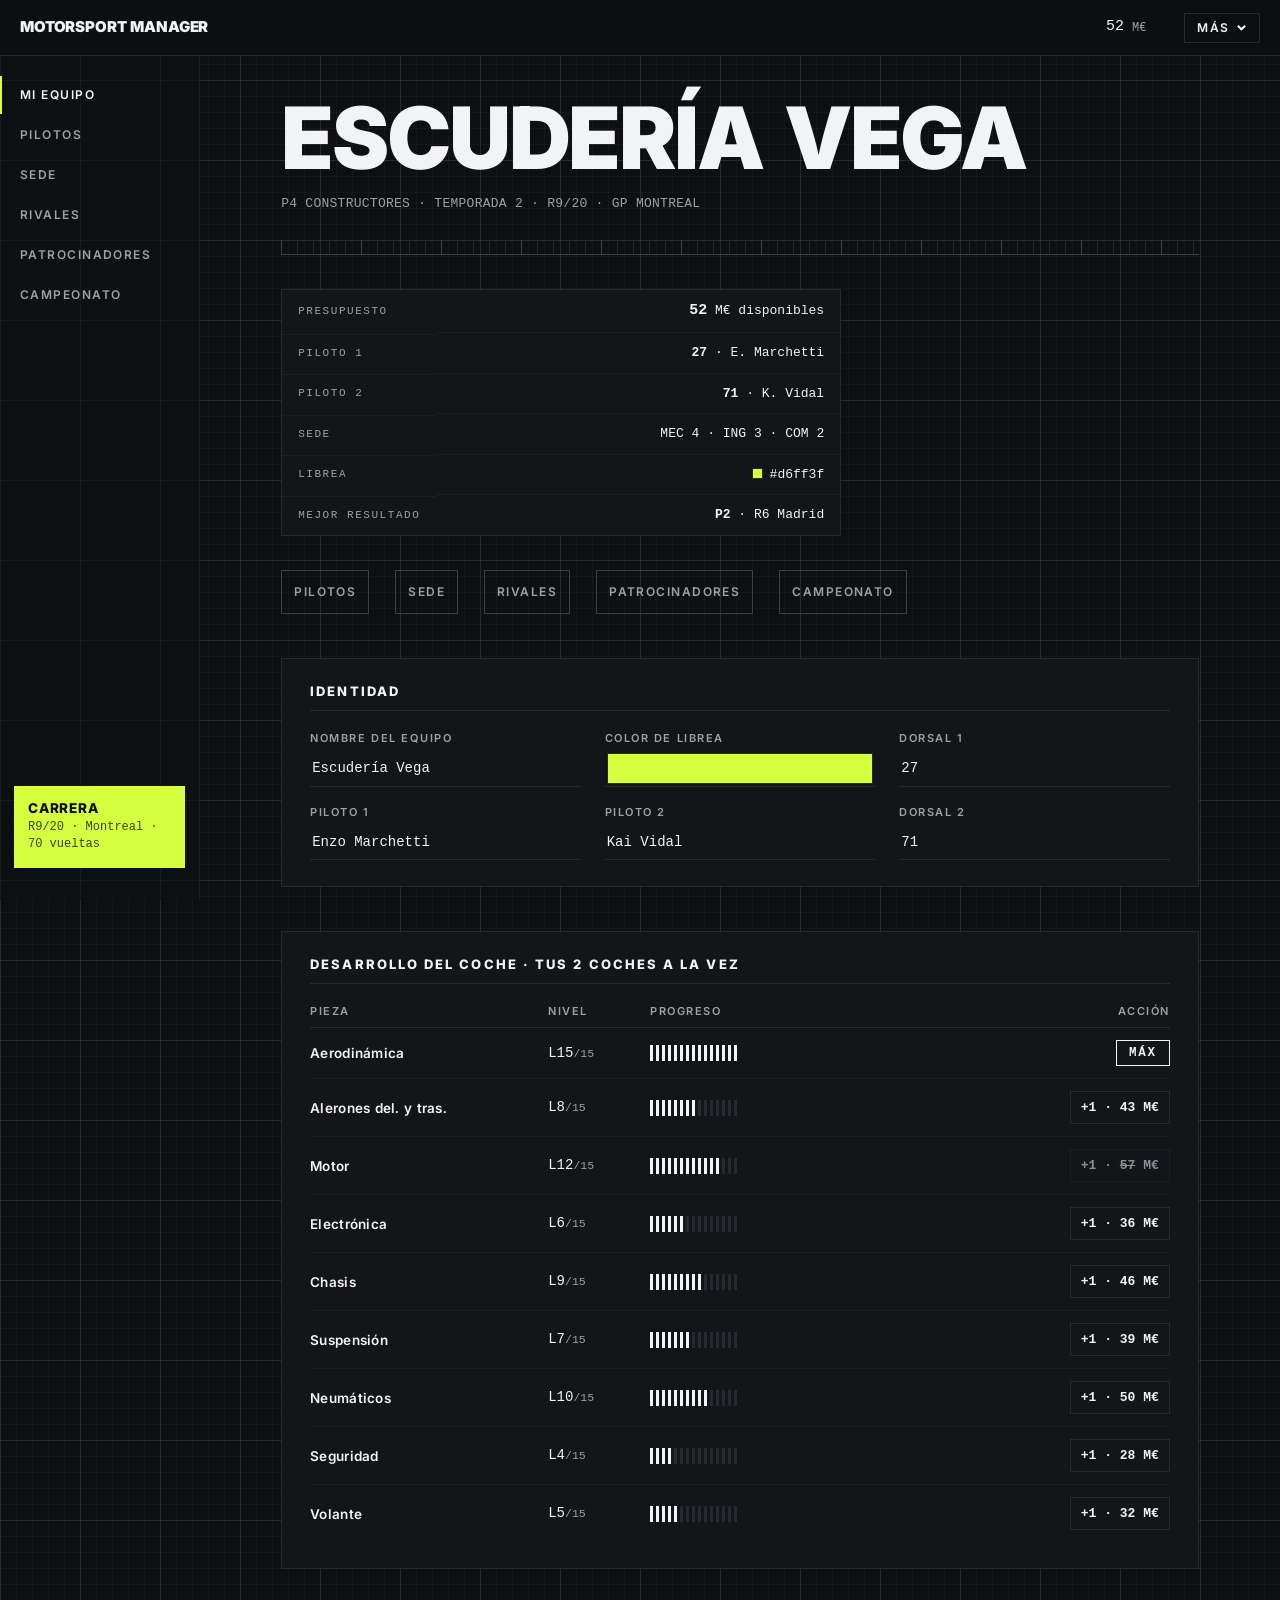
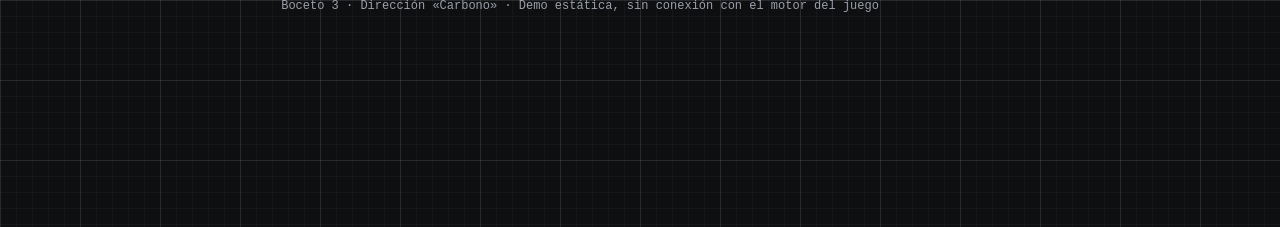
<file: bocetos/boceto-3.html>
<!doctype html>
<html lang="es">
<head>
<meta charset="UTF-8" />
<meta name="viewport" content="width=device-width, initial-scale=1.0" />
<title>Boceto 3 · Carbono — Motorsport Manager</title>
<style>
  /* ============================================================
     BOCETO 3 · CARBONO
     Mundo: la ingeniería bajo los focos de una noche de carrera.
     Carbono mate, la rejilla de construcción SIEMPRE visible
     (como el papel milimetrado del túnel de viento), tipos
     Inter en pesos extremos y UN solo acento eléctrico que
     solo aparece donde hay acción. El dato es blanco; el volt,
     la acción. Seña: la rejilla es parte del diseño, y el
     bloque de título de plano técnico presenta al equipo.
     Inter variable auto-hospedada (base64). Nada externo.
     ============================================================ */

  @font-face {
    font-family: 'Inter';
    font-style: normal;
    font-weight: 100 900;
    font-display: swap;
    src: url([data-uri]) format('woff2');
  }

  :root {
    --accent: #d6ff3f;            /* volt: SOLO donde hay acción (librea) */
    --on-accent: #101114;
    --carbon: #0e0f11;
    --panel: #141519;
    --line: #262932;              /* hairline */
    --line-soft: #1c1e23;
    --text: #f2f3f5;
    --dim: #9ba0aa;
    --mono: ui-monospace, 'Cascadia Mono', 'JetBrains Mono', Consolas, 'Roboto Mono', monospace;
    --sans: 'Inter', system-ui, 'Segoe UI', sans-serif;
  }

  * { box-sizing: border-box; }

  /* La rejilla de construcción: 16 px menor, 80 px mayor */
  html { scrollbar-color: var(--line) var(--carbon); }

  body {
    margin: 0;
    background-color: var(--carbon);
    background-image:
      linear-gradient(rgba(235, 240, 255, 0.085) 1px, transparent 1px),
      linear-gradient(90deg, rgba(235, 240, 255, 0.085) 1px, transparent 1px),
      linear-gradient(rgba(235, 240, 255, 0.035) 1px, transparent 1px),
      linear-gradient(90deg, rgba(235, 240, 255, 0.035) 1px, transparent 1px);
    background-size: 80px 80px, 80px 80px, 16px 16px, 16px 16px;
    color: var(--text);
    font-family: var(--sans);
    font-size: 14px;
    line-height: 1.5;
    font-variant-numeric: tabular-nums;
    caret-color: var(--accent);
  }

  ::selection { background: var(--accent); color: var(--on-accent); }

  :is(button, input, a):focus-visible {
    outline: 2px solid var(--accent);
    outline-offset: 2px;
  }

  /* ---------- Cabecera: una línea sobre la rejilla ---------- */

  .mast {
    display: flex;
    align-items: center;
    gap: 16px;
    padding: 0 20px;
    height: 56px;
    border-bottom: 1px solid var(--line);
    position: sticky;
    top: 0;
    background: rgba(14, 15, 17, 0.92);
    z-index: 30;
  }

  .brand {
    font-weight: 900;
    font-size: 15px;
    letter-spacing: -0.01em;
    text-transform: uppercase;
    white-space: nowrap;
  }

  .mast-right { margin-left: auto; display: flex; align-items: center; gap: 14px; }

  .wallet { font-family: var(--mono); font-size: 15px; display: flex; align-items: center; gap: 8px; }
  .wallet small { color: var(--dim); font-size: 12px; }
  .w-delta {
    font-family: var(--mono);
    font-size: 12px;
    border: 1px solid var(--line);
    padding: 2px 7px;
    visibility: hidden;
    color: var(--text);
  }
  .w-delta.show { visibility: visible; }

  .btn {
    background: none;
    border: 1px solid var(--line);
    color: var(--text);
    font: 600 12px/1 var(--sans);
    letter-spacing: 0.1em;
    text-transform: uppercase;
    padding: 8px 12px;
    cursor: pointer;
    display: inline-flex;
    align-items: center;
    gap: 7px;
  }
  .btn:hover { border-color: var(--dim); }
  .btn svg { width: 11px; height: 11px; }

  .more { position: relative; }
  .more-menu {
    position: absolute;
    right: 0;
    top: calc(100% + 8px);
    background: var(--panel);
    border: 1px solid var(--line);
    min-width: 210px;
    padding: 5px;
    display: none;
    z-index: 40;
  }
  .more.open .more-menu { display: block; }
  .more-menu button {
    display: block;
    width: 100%;
    text-align: left;
    background: none;
    border: 0;
    color: var(--text);
    font: 500 13px/1 var(--sans);
    padding: 10px 10px;
    cursor: pointer;
  }
  .more-menu button:hover { background: var(--line-soft); }
  .more-menu .danger:hover { color: var(--accent); }

  /* ---------- Tablón: riel + zona ---------- */

  .shell {
    display: grid;
    grid-template-columns: 200px 1fr;
    min-height: calc(100vh - 56px);
  }

  .rail {
    border-right: 1px solid var(--line-soft);
    padding: 20px 0;
    display: flex;
    flex-direction: column;
    gap: 2px;
    position: sticky;
    top: 56px;
    height: calc(100vh - 56px);
    background: rgba(14, 15, 17, 0.6);
  }

  .rail-tab {
    display: block;
    background: none;
    border: 0;
    border-left: 2px solid transparent;
    color: var(--dim);
    font: 600 12px/1 var(--sans);
    letter-spacing: 0.12em;
    text-transform: uppercase;
    padding: 13px 18px;
    cursor: pointer;
    text-align: left;
  }
  .rail-tab:hover { color: var(--text); }
  .rail-tab.active { color: var(--text); border-left-color: var(--accent); }

  .rail-spacer { flex: 1; }

  /* El volt es la acción: el botón de carrera es EL bloque eléctrico */
  .race-btn {
    margin: 10px 14px 12px;
    background: var(--accent);
    color: var(--on-accent);
    border: 0;
    font: 800 13.5px/1.15 var(--sans);
    letter-spacing: 0.06em;
    text-transform: uppercase;
    padding: 15px 14px;
    cursor: pointer;
    text-align: left;
  }
  .race-btn:hover { filter: brightness(1.06); }
  .race-btn .sub {
    display: block;
    font: 500 12px/1.4 var(--mono);
    letter-spacing: 0;
    text-transform: none;
    opacity: 0.78;
    margin-top: 3px;
  }
  .race-btn.go { background: var(--text); color: var(--carbon); }

  /* ---------- Zona de trabajo, sobre la rejilla ---------- */

  .zone {
    padding: 40px clamp(20px, 4vw, 56px) 100px;
    max-width: 1020px;
    width: 100%;
    margin: 0 auto;
  }

  .module { position: relative; }

  /* El nombre del equipo es dueño del tablón */
  .hero { margin-bottom: 8px; }
  .hero h1 {
    margin: 0;
    font-weight: 900;
    font-size: clamp(44px, 7vw, 86px);
    line-height: 0.98;
    letter-spacing: -0.025em;
    text-transform: uppercase;
    max-width: 14ch;
  }
  .hero .dataline {
    font-family: var(--mono);
    font-size: 13px;
    color: var(--dim);
    margin: 14px 0 0;
    letter-spacing: 0.02em;
  }

  /* Regla graduada bajo el héroe */
  .ruler {
    height: 15px;
    margin: 26px 0 34px;
    background-image:
      linear-gradient(90deg, #3a3f4b 1px, transparent 1px),
      linear-gradient(90deg, #262a33 1px, transparent 1px);
    background-size: 80px 100%, 16px 100%;
    background-repeat: repeat-x;
    border-bottom: 1px solid #3a3f4b;
  }

  /* Bloque de título de plano técnico */
  .titleblock {
    border: 1px solid var(--line);
    background: var(--panel);
    display: grid;
    grid-template-columns: auto 1fr;
    max-width: 560px;
    margin-top: 30px;
  }
  .titleblock > div {
    padding: 10px 16px;
    border-top: 1px solid var(--line-soft);
    font-family: var(--mono);
    font-size: 13px;
  }
  .titleblock > div:nth-child(-n + 2) { border-top: 0; }
  .titleblock .k {
    color: var(--dim);
    font-size: 11px;
    letter-spacing: 0.14em;
    text-transform: uppercase;
    align-self: center;
    white-space: nowrap;
  }
  .titleblock .v { text-align: right; }
  .titleblock .v b { font-weight: 600; }
  .titleblock .v .money { color: var(--text); font-weight: 700; font-size: 15px; }
  .chip {
    display: inline-block;
    width: 11px;
    height: 11px;
    background: var(--accent);
    border: 1px solid var(--line);
    margin-right: 7px;
    vertical-align: -1px;
  }

  /* Atajos: texto sobre la rejilla */
  .shortcuts {
    display: flex;
    flex-wrap: wrap;
    gap: 4px 26px;
    margin: 34px 0 0;
  }
  .shortcuts button {
    background: none;
    border: 1px solid #3a3f4b;
    color: var(--dim);
    font: 600 12px/1 var(--sans);
    letter-spacing: 0.12em;
    text-transform: uppercase;
    padding: 10px 12px;
    min-height: 44px;
    cursor: pointer;
  }
  .shortcuts button:hover { color: var(--text); border-color: var(--accent); }

  /* Módulos enmarcados */
  .panelbox {
    background: var(--panel);
    border: 1px solid var(--line);
    padding: 26px 28px;
    margin-top: 44px;
  }
  .panelbox h2 {
    margin: 0 0 22px;
    font: 800 13px/1 var(--sans);
    letter-spacing: 0.16em;
    text-transform: uppercase;
    padding-bottom: 12px;
    border-bottom: 1px solid var(--line);
  }

  /* Identidad: campos desnudos, subrayado vivo */
  .form-grid {
    display: grid;
    grid-template-columns: repeat(3, 1fr);
    gap: 20px 24px;
  }
  .form-grid label {
    display: grid;
    gap: 7px;
    font: 600 11px/1 var(--sans);
    letter-spacing: 0.14em;
    text-transform: uppercase;
    color: var(--dim);
  }
  .form-grid input {
    font: 500 14px/1.3 var(--mono);
    color: var(--text);
    background: transparent;
    border: 0;
    border-bottom: 1px solid var(--line);
    padding: 8px 2px;
    border-radius: 0;
    width: 100%;
  }
  .form-grid input:focus-visible { outline: none; border-bottom: 2px solid var(--accent); }
  .form-grid input[readonly] { color: var(--dim); }
  input[type='color'] { padding: 2px; height: 36px; cursor: pointer; }
  input[type='color']::-webkit-color-swatch-wrapper { padding: 0; }
  input[type='color']::-webkit-color-swatch { border: 1px solid var(--line); }
  input[type='color']::-moz-color-swatch { border: 1px solid var(--line); }

  /* Desarrollo: regla de ticks, botones fantasma */
  .dev-head,
  .dev-row {
    display: grid;
    grid-template-columns: minmax(150px, 220px) 84px 1fr 150px;
    gap: 18px;
    align-items: center;
  }
  .dev-head {
    font: 600 11px/1 var(--sans);
    letter-spacing: 0.14em;
    text-transform: uppercase;
    color: var(--dim);
    padding-bottom: 10px;
    border-bottom: 1px solid var(--line);
  }
  .dev-row { padding: 12px 0; border-bottom: 1px solid var(--line-soft); }
  .dev-row:last-child { border-bottom: 0; }
  .dev-row .name { font-weight: 600; font-size: 13.5px; letter-spacing: 0.02em; }
  .dev-row .lvl { font-family: var(--mono); font-size: 14px; }
  .dev-row .lvl small { color: var(--dim); font-size: 11.5px; }

  .ticks { display: flex; gap: 3px; height: 16px; align-items: stretch; }
  .ticks i { width: 3px; background: var(--line); }
  .ticks i.fill { background: var(--text); }
  /* El dato es blanco; el volt queda reservado a la acción */

  .dev-buy {
    font: 600 13px/1 var(--mono);
    background: none;
    color: var(--text);
    border: 1px solid var(--line);
    padding: 9px 10px;
    cursor: pointer;
    text-align: center;
  }
  .dev-buy:hover:not(:disabled) { border-color: var(--accent); color: var(--accent); }
  .dev-buy:disabled { color: #8b909b; border-color: var(--line-soft); cursor: not-allowed; }
  .dev-buy:disabled .cost { text-decoration: line-through; }

  .max-mark {
    font: 700 12.5px/1 var(--mono);
    letter-spacing: 0.14em;
    color: var(--text);
    border: 1.5px solid var(--text);
    padding: 6px 12px;
  }
  .cell-action { display: flex; justify-content: flex-end; }

  .notice {
    background: var(--panel);
    border: 1px solid var(--line);
    padding: 24px 26px;
    margin-top: 44px;
    max-width: 560px;
  }
  .notice strong { display: block; font-size: 17px; font-weight: 800; margin-bottom: 6px; }
  .notice p { margin: 0; color: var(--dim); font-size: 13.5px; }

  .toast {
    position: fixed;
    right: 16px;
    bottom: 16px;
    background: var(--panel);
    border: 1px solid var(--accent);
    padding: 13px 16px;
    max-width: min(340px, calc(100vw - 32px));
    z-index: 60;
  }
  .toast .t-title { font: 700 13px/1.2 var(--sans); letter-spacing: 0.02em; }
  .toast .t-body { color: var(--dim); font-size: 12.5px; margin-top: 3px; }

  footer {
    padding: 28px 0 110px;
    font: 500 12px/1.6 var(--mono);
    color: var(--dim);
  }

  /* ---------- Móvil ---------- */

  .tabs-row, .race-bar { display: none; }

  @media (max-width: 900px) {
    .shell { grid-template-columns: 1fr; }
    .rail { display: none; }

    .tabs-row {
      display: flex;
      gap: 4px;
      overflow-x: auto;
      padding: 8px 10px;
      border-bottom: 1px solid var(--line-soft);
      background: rgba(14, 15, 17, 0.94);
      position: sticky;
      top: 56px;
      z-index: 25;
      scrollbar-width: none;
    }
    .tabs-row::-webkit-scrollbar { display: none; }
    .tabs-row button {
      flex: none;
      font: 600 12px/1 var(--sans);
      letter-spacing: 0.1em;
      text-transform: uppercase;
      background: none;
      color: var(--dim);
      border: 1px solid var(--line);
      padding: 9px 12px;
    }
    .tabs-row button.active { color: var(--carbon); background: var(--accent); border-color: var(--accent); }

    .race-bar {
      display: block;
      position: fixed;
      left: 0; right: 0; bottom: 0;
      padding: 10px 12px calc(10px + env(safe-area-inset-bottom));
      background: rgba(14, 15, 17, 0.95);
      border-top: 1px solid var(--line);
      z-index: 30;
    }
    .race-bar .race-btn { width: 100%; margin: 0; text-align: center; }

    .zone { padding-top: 26px; }
    .hero h1 { max-width: none; font-size: clamp(40px, 11.5vw, 58px); }
    .titleblock { margin-top: 26px; }
    .form-grid { grid-template-columns: 1fr 1fr; }
    .dev-head { display: none; }
    .dev-row { grid-template-columns: 1fr auto; grid-template-areas: 'name lvl' 'ticks ticks' 'action action'; row-gap: 11px; }
    .dev-row .name { grid-area: name; }
    .dev-row .lvl { grid-area: lvl; text-align: right; }
    .dev-row .ticks { grid-area: ticks; }
    .dev-row .cell-action { grid-area: action; }
    .dev-buy { width: 100%; }
    .coord { display: none; }
    .toast { bottom: 100px; right: 10px; }
    footer { padding-bottom: 130px; }
  }

  /* Movimiento: el plano se traza a pasos; quieto si se pide calma */
  @media (prefers-reduced-motion: no-preference) {
    .ruler, .titleblock { animation: draw 140ms steps(3, end); }
    @keyframes draw { from { transform: scaleX(0.02); transform-origin: left; opacity: 0.3; } }
  }
</style>
</head>
<body>

<header class="mast">
  <div class="brand">Motorsport Manager</div>
  <div class="mast-right">
    <div class="wallet" title="Presupuesto del equipo"><span id="budget-top">52</span> <small>M€</small><span class="w-delta" id="w-delta" aria-live="polite"></span></div>
    <div class="more" id="more">
      <button type="button" class="btn" id="more-btn" aria-haspopup="true" aria-expanded="false">
        Más
        <svg viewBox="0 0 12 12" aria-hidden="true"><path d="M2 4l4 4 4-4" fill="none" stroke="currentColor" stroke-width="2.2"/></svg>
      </button>
      <div class="more-menu" role="menu">
        <button type="button" role="menuitem" data-toast="Palmarés|Historial de temporadas cerradas: fuera de este boceto.">Palmarés</button>
        <button type="button" role="menuitem" data-toast="Partidas|Las 3 partidas guardadas: fuera de este boceto.">Partidas</button>
        <button type="button" role="menuitem" id="reset-btn" class="danger">Reiniciar demo</button>
      </div>
    </div>
  </div>
</header>

<div class="shell">
  <nav class="rail" aria-label="Secciones del equipo">
    <button type="button" class="rail-tab active" data-tab="team" aria-current="page">Mi Equipo</button>
    <button type="button" class="rail-tab" data-tab="pilots">Pilotos</button>
    <button type="button" class="rail-tab" data-tab="hq">Sede</button>
    <button type="button" class="rail-tab" data-tab="rivals">Rivales</button>
    <button type="button" class="rail-tab" data-tab="sponsors">Patrocinadores</button>
    <button type="button" class="rail-tab" data-tab="champ">Campeonato</button>
    <div class="rail-spacer"></div>
    <button type="button" class="race-btn" id="race-btn">
      Carrera
      <span class="sub">R9/20 · Montreal · 70 vueltas</span>
    </button>
  </nav>

  <main class="zone">
    <div id="panel-team">
      <section class="hero module" aria-label="Escudería">
        <h1>Escudería Vega</h1>
        <p class="dataline">P4 CONSTRUCTORES · TEMPORADA 2 · R9/20 · GP MONTREAL</p>
      </section>

      <div class="ruler" role="presentation"></div>

      <section class="titleblock module" aria-label="Datos del equipo">
        <div class="k">Presupuesto</div><div class="v"><span class="money" id="budget-hero">52</span> M€ disponibles</div>
        <div class="k">Piloto 1</div><div class="v"><b>27</b> · E. Marchetti</div>
        <div class="k">Piloto 2</div><div class="v"><b>71</b> · K. Vidal</div>
        <div class="k">Sede</div><div class="v">MEC 4 · ING 3 · COM 2</div>
        <div class="k">Librea</div><div class="v"><span class="chip" id="livery-chip"></span><span id="livery-name">#d6ff3f</span></div>
        <div class="k">Mejor resultado</div><div class="v"><b>P2</b> · R6 Madrid</div>
      </section>

      <div class="shortcuts" aria-label="Accesos">
        <button type="button" data-tab="pilots">Pilotos</button>
        <button type="button" data-tab="hq">Sede</button>
        <button type="button" data-tab="rivals">Rivales</button>
        <button type="button" data-tab="sponsors">Patrocinadores</button>
        <button type="button" data-tab="champ">Campeonato</button>
      </div>

      <section class="panelbox module">
        <h2>Identidad</h2>
        <div class="form-grid">
          <label>Nombre del equipo
            <input type="text" maxlength="24" value="Escudería Vega" />
          </label>
          <label>Color de librea
            <input type="color" id="livery" value="#d6ff3f" />
          </label>
          <label>Dorsal 1
            <input type="number" min="1" max="99" inputmode="numeric" value="27" />
          </label>
          <label>Piloto 1
            <input type="text" maxlength="24" value="Enzo Marchetti" />
          </label>
          <label>Piloto 2
            <input type="text" maxlength="24" value="Kai Vidal" />
          </label>
          <label>Dorsal 2
            <input type="number" min="1" max="99" inputmode="numeric" value="71" />
          </label>
        </div>
      </section>

      <section class="panelbox module">
        <h2>Desarrollo del coche · tus 2 coches a la vez</h2>
        <div class="dev-head" aria-hidden="true">
          <span>Pieza</span><span>Nivel</span><span>Progreso</span><span style="text-align:right;">Acción</span>
        </div>
        <div id="dev-list"></div>
      </section>
    </div>

    <div id="panel-other" hidden>
      <section class="notice">
        <strong id="other-title">Pilotos</strong>
        <p>Este boceto diseña solo la página principal. Si eliges la dirección «Carbono», esta pestaña se construirá con su mismo lenguaje: rejilla visible, datos en blanco y el volt reservado a la acción.</p>
      </section>
    </div>

    <footer>Boceto 3 · Dirección «Carbono» · Demo estática, sin conexión con el motor del juego</footer>
  </main>
</div>

<div class="tabs-row" aria-label="Secciones del equipo">
  <button type="button" class="active" data-tab="team" aria-current="page">Mi Equipo</button>
  <button type="button" data-tab="pilots">Pilotos</button>
  <button type="button" data-tab="hq">Sede</button>
  <button type="button" data-tab="rivals">Rivales</button>
  <button type="button" data-tab="sponsors">Patrocinadores</button>
  <button type="button" data-tab="champ">Campeonato</button>
</div>
<div class="race-bar">
  <button type="button" class="race-btn" id="race-btn-m">
    Carrera
    <span class="sub">R9/20 · Montreal · 70 vueltas</span>
  </button>
</div>

<script>
(function () {
  'use strict';
  var MAX = 15;
  var state = {
    budget: 52,
    devs: [
      { id: 'aero', label: 'Aerodinámica', level: 15 },
      { id: 'alerones', label: 'Alerones del. y tras.', level: 8 },
      { id: 'motor', label: 'Motor', level: 12 },
      { id: 'electronica', label: 'Electrónica', level: 6 },
      { id: 'chasis', label: 'Chasis', level: 9 },
      { id: 'suspension', label: 'Suspensión', level: 7 },
      { id: 'neumaticos', label: 'Neumáticos', level: 10 },
      { id: 'seguridad', label: 'Seguridad', level: 4 },
      { id: 'volante', label: 'Volante', level: 5 }
    ]
  };
  var reduce = window.matchMedia('(prefers-reduced-motion: reduce)').matches;
  var INITIAL = JSON.parse(JSON.stringify(state));

  function cost(level) { return Math.ceil((15 + 4 * level) * 0.9); }

  var list = document.getElementById('dev-list');

  function ticksHTML(level, maxed) {
    var cells = '';
    for (var i = 0; i < MAX; i++) cells += '<i class="' + (i < level ? 'fill' : '') + '"></i>';
    return '<div class="ticks' + (maxed ? ' maxed' : '') + '" role="img" aria-label="Nivel ' + level + ' de ' + MAX + '">' + cells + '</div>';
  }

  function rowHTML(dev) {
    var maxed = dev.level >= MAX;
    var c = cost(dev.level);
    var afford = state.budget >= c;
    return ''
      + '<div class="dev-row" data-id="' + dev.id + '">'
      + '<span class="name">' + dev.label + '</span>'
      + '<span class="lvl">L' + dev.level + '<small>/' + MAX + '</small></span>'
      + ticksHTML(dev.level, maxed)
      + '<span class="cell-action">'
      + (maxed
        ? '<span class="max-mark">MÁX</span>'
        : '<button type="button" class="dev-buy"' + (afford ? '' : ' disabled') + '>'
          + '+1 · <span class="cost">' + c + '</span> M€</button>')
      + '</span></div>';
  }

  function renderDevs() { list.innerHTML = state.devs.map(rowHTML).join(''); }

  function renderBudget(delta) {
    var v = Math.round(state.budget);
    document.getElementById('budget-top').textContent = v;
    document.getElementById('budget-hero').textContent = v;
    if (delta !== undefined) {
      var d = document.getElementById('w-delta');
      d.textContent = (delta < 0 ? '−' : '+') + Math.abs(delta);
      d.className = 'w-delta show';
      clearTimeout(d._t);
      d._t = setTimeout(function () { d.className = 'w-delta'; }, 1500);
    }
  }

  list.addEventListener('click', function (e) {
    var btn = e.target.closest('.dev-buy');
    if (!btn || btn.disabled) return;
    var row = btn.closest('.dev-row');
    var dev = state.devs.find(function (d) { return d.id === row.dataset.id; });
    var c = cost(dev.level);
    if (dev.level >= MAX || state.budget < c) return;
    state.budget -= c;
    dev.level += 1;
    renderDevs();
    renderBudget(-c);
    restoreFocus(dev.id);
  });

  // El re-render no puede dejar el foco de teclado en el cuerpo.
  function restoreFocus(id) {
    var row = list.querySelector('.dev-row[data-id="' + id + '"]');
    var btn = row && row.querySelector('.dev-buy');
    if (btn && !btn.disabled) { btn.focus({ preventScroll: true }); return; }
    var next = list.querySelector('.dev-buy:not(:disabled)');
    if (next) next.focus({ preventScroll: true });
  }

  // Dorsales 1-99 como en el juego: fuera de rango, vuelve.
  document.querySelectorAll('input[type="number"]').forEach(function (inp) {
    var prev = inp.value;
    inp.addEventListener('change', function () {
      var v = Number(inp.value);
      if (!Number.isFinite(v) || v < 1 || v > 99 || Math.round(v) !== v) inp.value = prev;
      else prev = String(v);
    });
  });

  // La librea es un DATO, no el acento: el volt (acción) nunca cambia,
  // así ninguna librea oscura apaga los controles. La librea se enseña
  // en el bloque de título (chip + código de color), como en un plano.
  document.getElementById('livery').addEventListener('input', function (e) {
    document.getElementById('livery-chip').style.background = e.target.value;
    document.getElementById('livery-name').textContent = e.target.value;
  });

  // Pestañas: solo «Mi Equipo» está diseñada en este boceto.
  var titles = { pilots: 'Pilotos', hq: 'Sede', rivals: 'Rivales', sponsors: 'Patrocinadores', champ: 'Campeonato' };
  function setTab(id) {
    document.querySelectorAll('[data-tab]').forEach(function (b) {
      var on = b.dataset.tab === id;
      b.classList.toggle('active', on);
      if (b.hasAttribute('aria-current') || on) b.setAttribute('aria-current', on ? 'page' : 'false');
    });
    document.getElementById('panel-team').hidden = id !== 'team';
    document.getElementById('panel-other').hidden = id === 'team';
    if (id !== 'team') document.getElementById('other-title').textContent = titles[id];
    window.scrollTo({ top: 0 });
  }
  document.addEventListener('click', function (e) {
    var b = e.target.closest('[data-tab]');
    if (b) setTab(b.dataset.tab);
  });

  // Menú Más + avisos
  var more = document.getElementById('more');
  var moreBtn = document.getElementById('more-btn');
  moreBtn.addEventListener('click', function (e) {
    e.stopPropagation();
    more.classList.toggle('open');
    moreBtn.setAttribute('aria-expanded', more.classList.contains('open'));
  });
  document.addEventListener('click', function (e) {
    if (!more.contains(e.target)) {
      more.classList.remove('open');
      moreBtn.setAttribute('aria-expanded', 'false');
    }
  });
  document.addEventListener('keydown', function (e) {
    if (e.key === 'Escape' && more.classList.contains('open')) {
      more.classList.remove('open');
      moreBtn.setAttribute('aria-expanded', 'false');
      moreBtn.focus();
    }
  });
  more.addEventListener('click', function (e) {
    var item = e.target.closest('[data-toast]');
    if (!item) return;
    var parts = item.dataset.toast.split('|');
    toast(parts[0], parts[1]);
    more.classList.remove('open');
  });
  document.getElementById('reset-btn').addEventListener('click', function () {
    state = JSON.parse(JSON.stringify(INITIAL));
    renderDevs();
    renderBudget();
    more.classList.remove('open');
    toast('Demo reiniciada', 'Presupuesto y desarrollos vuelven a su estado inicial.');
  });

  var toastRoot = null;
  function toast(title, body) {
    if (toastRoot) toastRoot.remove();
    toastRoot = document.createElement('div');
    toastRoot.className = 'toast';
    toastRoot.setAttribute('role', 'status');
    toastRoot.innerHTML = '<div class="t-title"></div><div class="t-body"></div>';
    toastRoot.querySelector('.t-title').textContent = title;
    toastRoot.querySelector('.t-body').textContent = body;
    document.body.appendChild(toastRoot);
    clearTimeout(toastRoot._t);
    toastRoot._t = setTimeout(function () { toastRoot.remove(); }, 2800);
  }

  // Salida: el bloque eléctrico se invierte un instante.
  function raceSequence(btn) {
    if (btn._running) return;
    btn._running = true;
    var main = btn.childNodes[0];
    var old = main.textContent;
    if (reduce) {
      toast('Luces fuera', 'En el juego real arranca aquí la R9 de Montreal (70 vueltas).');
      btn._running = false;
      return;
    }
    main.textContent = 'En parrilla ';
    setTimeout(function () {
      btn.classList.add('go');
      main.textContent = 'Luces fuera ';
      setTimeout(function () {
        btn.classList.remove('go');
        main.textContent = old;
        toast('Luces fuera', 'En el juego real arranca aquí la R9 de Montreal (70 vueltas).');
        btn._running = false;
      }, 950);
    }, 900);
  }
  document.getElementById('race-btn').addEventListener('click', function () { raceSequence(this); });
  document.getElementById('race-btn-m').addEventListener('click', function () { raceSequence(this); });

  renderDevs();
  renderBudget();
})();
</script>
</body>
</html>
</file>
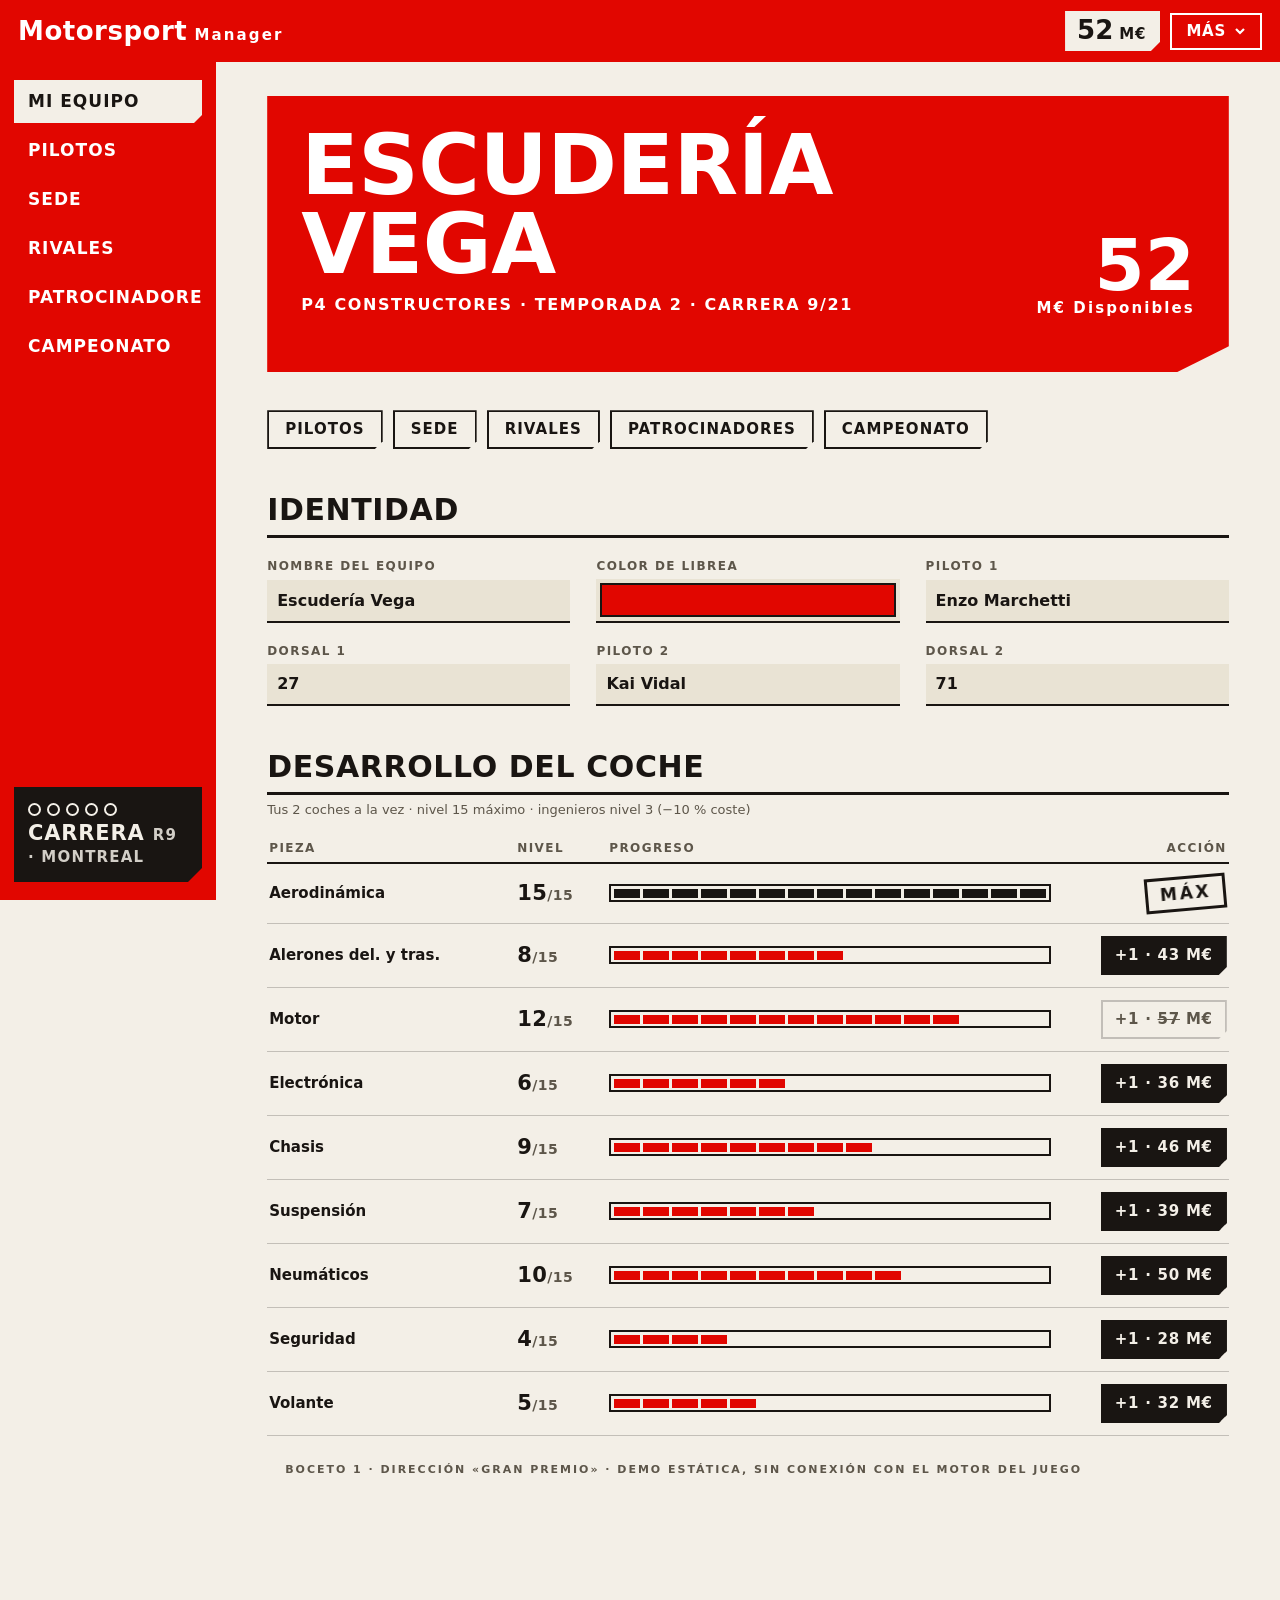
<file: bocetos/.review/boceto-1.clean.html>
<!doctype html>
<html lang="es">
<head>
<meta charset="UTF-8" />
<meta name="viewport" content="width=device-width, initial-scale=1.0" />
<title>Boceto 1 · Gran Premio — Motorsport Manager</title>
<style>
  /* ============================================================
     BOCETO 1 · GRAN PREMIO
     Mundo: el póster de carrera (litografía de Gran Premio).
     Tinta plana vermillion comprometida en todo el chrome,
     papel para los datos, tipografía condensada monumental,
     cortes diagonales como única seña de movimiento.
     Fuente display auto-hospedada (base64): Barlow Condensed 700.
     Fuente de texto: Inter variable (base64). Nada externo.
     ============================================================ */

  @font-face {
    font-family: 'Barlow Condensed';
    font-style: normal;
    font-weight: 700;
    font-display: swap;
    src: url([data-uri]) format('woff2');
  }
  @font-face {
    font-family: 'Inter';
    font-style: normal;
    font-weight: 100 900;
    font-display: swap;
    src: url([data-uri]) format('woff2');
  }

  :root {
    --accent: #e10600;            /* librea del jugador (dinámica) */
    --ink: #191512;               /* tinta negra cálida */
    --ink-soft: #5d564a;          /* tinta secundaria */
    --paper: #f3efe7;             /* papel */
    --paper-2: #e9e3d4;           /* papel de formulario */
    --hairline: rgba(25, 21, 18, 0.22);
    --on-accent: #ffffff;
    --font-display: 'Barlow Condensed', 'Arial Narrow', system-ui, sans-serif;
    --font-ui: 'Inter', system-ui, 'Segoe UI', sans-serif;
    --cut: 14px;                  /* corte diagonal del mundo póster */
  }

  * { box-sizing: border-box; }

  html { scrollbar-color: var(--ink) var(--paper-2); }

  body {
    margin: 0;
    background: var(--paper);
    color: var(--ink);
    font-family: var(--font-ui);
    font-size: 15px;
    line-height: 1.45;
    font-variant-numeric: tabular-nums;
    caret-color: var(--ink);
  }

  ::selection { background: var(--accent); color: var(--on-accent); }

  :is(button, input, a):focus-visible {
    outline: 2.5px solid var(--ink);
    outline-offset: 2px;
  }
  .on-red :is(button, a):focus-visible,
  button.on-red:focus-visible {
    outline-color: var(--paper);
  }

  /* ---------- Mastique (cabecera póster) ---------- */

  .mast {
    background: var(--accent);
    color: var(--on-accent);
    display: flex;
    align-items: stretch;
    gap: 12px;
    padding: 0 18px;
    min-height: 62px;
    position: sticky;
    top: 0;
    z-index: 30;
  }

  .wordmark {
    font-family: var(--font-display);
    font-weight: 700;
    font-size: 26px;
    letter-spacing: 0.02em;
    line-height: 1;
    align-self: center;
    white-space: nowrap;
  }
  .wordmark small { font-size: 15px; letter-spacing: 0.14em; }

  .mast-right {
    margin-left: auto;
    display: flex;
    align-items: center;
    gap: 10px;
  }

  /* Presupuesto: etiqueta-precio del cartel */
  .budget {
    background: var(--paper);
    color: var(--ink);
    font-family: var(--font-display);
    clip-path: polygon(0 0, 100% 0, 100% calc(100% - 10px), calc(100% - 10px) 100%, 0 100%);
    padding: 6px 14px 6px 12px;
    display: flex;
    align-items: baseline;
    gap: 6px;
  }
  .budget .val { font-size: 26px; font-weight: 700; line-height: 1; }
  .budget .unit { font-size: 15px; font-weight: 700; letter-spacing: 0.06em; }

  .btn {
    font: 700 15px/1 var(--font-display);
    letter-spacing: 0.05em;
    text-transform: uppercase;
    background: none;
    border: 2px solid var(--on-accent);
    color: var(--on-accent);
    padding: 9px 14px;
    cursor: pointer;
    display: inline-flex;
    align-items: center;
    gap: 8px;
    transition: none;
  }
  .btn:hover { background: var(--ink); border-color: var(--ink); }

  .btn svg { width: 12px; height: 12px; }

  /* Menú Más */
  .more { position: relative; }
  .more-menu {
    position: absolute;
    right: 0;
    top: calc(100% + 10px);
    background: var(--paper);
    border: 2px solid var(--ink);
    min-width: 220px;
    padding: 6px;
    display: none;
    z-index: 40;
  }
  .more.open .more-menu { display: block; }
  .more-menu button {
    display: block;
    width: 100%;
    text-align: left;
    background: none;
    border: 0;
    color: var(--ink);
    font: 600 15px/1 var(--font-display);
    letter-spacing: 0.05em;
    text-transform: uppercase;
    padding: 10px 12px;
    cursor: pointer;
  }
  .more-menu button:hover { background: var(--ink); color: var(--paper); }
  .more-menu .danger:hover { background: var(--accent); color: var(--on-accent); }

  /* ---------- Shell: riel + campo ---------- */

  .shell {
    display: grid;
    grid-template-columns: 216px 1fr;
    min-height: calc(100vh - 62px);
  }

  .rail {
    background: var(--accent);
    color: var(--on-accent);
    padding: 18px 14px;
    display: flex;
    flex-direction: column;
    gap: 6px;
    position: sticky;
    top: 62px;
    height: calc(100vh - 62px);
  }

  .rail-tab {
    font: 700 17px/1 var(--font-display);
    letter-spacing: 0.06em;
    text-transform: uppercase;
    text-align: left;
    background: none;
    border: 2px solid transparent;
    color: var(--on-accent);
    padding: 11px 12px;
    cursor: pointer;
    clip-path: polygon(0 0, 100% 0, 100% calc(100% - 8px), calc(100% - 8px) 100%, 0 100%);
  }
  .rail-tab:hover { background: rgba(25, 21, 18, 0.22); }
  .rail-tab.active {
    background: var(--paper);
    color: var(--ink);
  }

  .rail-spacer { flex: 1; }

  .race-slab {
    font: 700 21px/1.05 var(--font-display);
    letter-spacing: 0.04em;
    text-transform: uppercase;
    background: var(--ink);
    color: var(--paper);
    border: 0;
    padding: 16px 14px;
    cursor: pointer;
    text-align: left;
    clip-path: polygon(0 0, 100% 0, 100% calc(100% - 14px), calc(100% - 14px) 100%, 0 100%);
    display: flex;
    flex-direction: column;
    gap: 6px;
  }
  .race-slab:hover { background: #000; }
  .race-slab .sub { font-size: 15px; font-weight: 700; opacity: 0.85; letter-spacing: 0.08em; }
  .race-slab.lights-out { background: #00a33f; color: #fff; }

  .lights { display: flex; gap: 6px; }
  .lights i {
    width: 13px; height: 13px;
    border-radius: 50%;
    border: 2px solid var(--paper);
    display: inline-block;
  }
  .lights i.on { background: var(--accent); border-color: var(--accent); }

  /* ---------- Campo (main) ---------- */

  .field {
    padding: 34px clamp(18px, 4vw, 56px) 90px;
    max-width: 1120px;
    width: 100%;
    margin: 0 auto;
  }

  /* Hero: el cartel de tu escudería */
  .hero {
    background: var(--accent);
    color: var(--on-accent);
    clip-path: polygon(0 0, 100% 0, 100% calc(100% - 26px), calc(100% - 52px) 100%, 0 100%);
    display: grid;
    grid-template-columns: 1fr auto;
    gap: 8px 32px;
    align-items: end;
    padding: 30px 34px 40px;
    margin-bottom: 38px;
  }
  .hero h1 {
    margin: 0;
    font: 700 clamp(46px, 7vw, 84px)/0.94 var(--font-display);
    letter-spacing: -0.005em;
    text-transform: uppercase;
  }
  .hero .dateline {
    font: 700 16px/1.4 var(--font-display);
    letter-spacing: 0.1em;
    text-transform: uppercase;
    margin-top: 10px;
  }
  .hero .price {
    text-align: right;
    display: flex;
    flex-direction: column;
    align-items: flex-end;
  }
  .hero .price .num {
    font: 700 clamp(44px, 6vw, 72px)/1 var(--font-display);
  }
  .hero .price .lbl {
    font: 700 15px/1 var(--font-display);
    letter-spacing: 0.14em;
  }
  .delta {
    font: 700 15px/1 var(--font-display);
    background: var(--paper);
    color: var(--ink);
    padding: 4px 10px;
    margin-top: 8px;
    visibility: hidden;
  }
  .delta.show { visibility: visible; }

  /* Atajos: billetes pequeños del cartel */
  .shortcuts {
    display: flex;
    flex-wrap: wrap;
    gap: 10px;
    margin-bottom: 46px;
  }
  .shortcuts button {
    font: 700 15px/1 var(--font-display);
    letter-spacing: 0.07em;
    text-transform: uppercase;
    background: var(--paper);
    border: 2px solid var(--ink);
    color: var(--ink);
    padding: 10px 16px;
    cursor: pointer;
    clip-path: polygon(0 0, 100% 0, 100% calc(100% - 8px), calc(100% - 8px) 100%, 0 100%);
  }
  .shortcuts button:hover { background: var(--ink); color: var(--paper); }

  h2 {
    font: 700 30px/1 var(--font-display);
    letter-spacing: 0.02em;
    text-transform: uppercase;
    margin: 46px 0 6px;
    padding-bottom: 10px;
    border-bottom: 3px solid var(--ink);
  }

  /* Identidad: formulario del cartel */
  .form-grid {
    display: grid;
    grid-template-columns: repeat(3, 1fr);
    gap: 22px 26px;
    margin-top: 22px;
  }
  .form-grid label {
    display: grid;
    gap: 7px;
    font: 700 12px/1 var(--font-display);
    letter-spacing: 0.12em;
    text-transform: uppercase;
    color: var(--ink-soft);
  }
  .form-grid input {
    font: 600 16px/1.3 var(--font-ui);
    color: var(--ink);
    background: var(--paper-2);
    border: 0;
    border-bottom: 2.5px solid var(--ink);
    padding: 10px 10px 9px;
    border-radius: 0;
    width: 100%;
  }
  .form-grid input:focus-visible {
    outline: none;
    border-bottom-color: var(--accent);
    border-bottom-width: 3.5px;
  }
  input[type='color'] {
    padding: 4px;
    height: 44px;
    cursor: pointer;
  }
  input[type='color']::-webkit-color-swatch-wrapper { padding: 0; }
  input[type='color']::-webkit-color-swatch { border: 2px solid var(--ink); }
  input[type='color']::-moz-color-swatch { border: 2px solid var(--ink); }

  /* Desarrollo: la lista de tintas */
  .dev-head,
  .dev-row {
    display: grid;
    grid-template-columns: minmax(150px, 230px) 74px 1fr 158px;
    gap: 18px;
    align-items: center;
  }
  .dev-head {
    font: 700 12px/1 var(--font-display);
    letter-spacing: 0.12em;
    text-transform: uppercase;
    color: var(--ink-soft);
    padding: 0 2px 8px;
    border-bottom: 2px solid var(--ink);
    margin-top: 22px;
  }
  .dev-row {
    padding: 12px 2px;
    border-bottom: 1px solid var(--hairline);
  }
  .dev-row .name { font-weight: 600; font-size: 15px; }
  .dev-row .lvl {
    font: 700 21px/1 var(--font-display);
    letter-spacing: 0.02em;
  }
  .dev-row .lvl small { font-size: 14px; color: var(--ink-soft); }

  .meter {
    display: flex;
    gap: 3px;
    height: 18px;
    padding: 2.5px;
    border: 2px solid var(--ink);
  }
  .meter i { flex: 1; background: transparent; }
  .meter i.fill { background: var(--accent); }
  .meter.maxed i.fill { background: var(--ink); }

  .dev-buy {
    font: 700 15px/1 var(--font-display);
    letter-spacing: 0.05em;
    text-transform: uppercase;
    background: var(--ink);
    color: var(--paper);
    border: 2px solid var(--ink);
    padding: 10px 12px;
    cursor: pointer;
    clip-path: polygon(0 0, 100% 0, 100% calc(100% - 8px), calc(100% - 8px) 100%, 0 100%);
    text-align: center;
  }
  .dev-buy:hover:not(:disabled) { background: var(--accent); border-color: var(--accent); }
  .dev-buy:disabled {
    background: transparent;
    color: var(--ink-soft);
    border-color: var(--hairline);
    cursor: not-allowed;
  }
  .dev-buy:disabled .cost { text-decoration: line-through; }

  /* El sello MÁX: los estados se estampan, no desaparecen */
  .stamp {
    font: 700 17px/1 var(--font-display);
    letter-spacing: 0.16em;
    text-transform: uppercase;
    color: var(--accent);
    border: 3px solid var(--accent);
    padding: 6px 12px;
    transform: rotate(-5deg);
    justify-self: center;
    display: inline-block;
  }
  .meter.maxed + .cell-action .stamp { color: var(--ink); border-color: var(--ink); }

  .cell-action { display: flex; justify-content: flex-end; }

  /* Panel de pestañas no diseñadas en el boceto */
  .notice {
    border: 2px solid var(--ink);
    padding: 26px 28px;
    margin-top: 40px;
    max-width: 560px;
  }
  .notice strong {
    display: block;
    font: 700 24px/1.1 var(--font-display);
    text-transform: uppercase;
    letter-spacing: 0.03em;
    margin-bottom: 8px;
  }
  .notice p { margin: 0; color: var(--ink-soft); font-size: 14px; }

  /* Aviso (toast): tarjeta estampada */
  .toast {
    position: fixed;
    right: 18px;
    bottom: 18px;
    background: var(--paper);
    border: 2px solid var(--ink);
    clip-path: polygon(0 0, 100% 0, 100% calc(100% - 12px), calc(100% - 12px) 100%, 0 100%);
    padding: 14px 18px;
    max-width: min(340px, calc(100vw - 36px));
    z-index: 60;
  }
  .toast .t-title {
    font: 700 17px/1.1 var(--font-display);
    text-transform: uppercase;
    letter-spacing: 0.05em;
    color: var(--accent);
  }
  .toast .t-body { font-size: 13px; color: var(--ink-soft); margin-top: 4px; }

  footer {
    padding: 26px 18px 120px;
    font: 700 11px/1.5 var(--font-display);
    letter-spacing: 0.18em;
    text-transform: uppercase;
    color: var(--ink-soft);
  }

  /* ---------- Móvil ---------- */

  .tabs-row,
  .race-bar { display: none; }

  @media (max-width: 900px) {
    .shell { grid-template-columns: 1fr; }
    .rail { display: none; }
    .mast { padding: 0 12px; }
    .wordmark { font-size: 19px; }
    .budget .val { font-size: 20px; }

    .tabs-row {
      display: flex;
      gap: 8px;
      overflow-x: auto;
      padding: 10px 12px;
      background: var(--accent);
      position: sticky;
      top: 62px;
      z-index: 25;
      scrollbar-width: none;
    }
    .tabs-row::-webkit-scrollbar { display: none; }
    .tabs-row button {
      flex: none;
      font: 700 15px/1 var(--font-display);
      letter-spacing: 0.06em;
      text-transform: uppercase;
      background: none;
      color: var(--on-accent);
      border: 2px solid rgba(255, 255, 255, 0.55);
      padding: 9px 13px;
    }
    .tabs-row button.active { background: var(--paper); color: var(--ink); border-color: var(--paper); }

    .race-bar {
      display: block;
      position: fixed;
      left: 0; right: 0; bottom: 0;
      background: var(--ink);
      z-index: 30;
    }
    .race-bar .race-slab { width: 100%; clip-path: none; }

    .field { padding-top: 24px; padding-bottom: 40px; }
    .hero { padding: 22px 20px 30px; grid-template-columns: 1fr; }
    .hero .price { align-items: flex-start; text-align: left; margin-top: 6px; }
    .form-grid { grid-template-columns: 1fr 1fr; }
    .dev-head { display: none; }
    .dev-row { grid-template-columns: 1fr auto; grid-template-areas: 'name lvl' 'meter meter' 'action action'; row-gap: 10px; }
    .dev-row .name { grid-area: name; }
    .dev-row .lvl { grid-area: lvl; text-align: right; }
    .dev-row .meter { grid-area: meter; }
    .dev-row .cell-action { grid-area: action; }
    .dev-buy { width: 100%; }
    .toast { bottom: 96px; right: 12px; }
    footer { padding-bottom: 130px; }
  }

  /* Movimiento: el cartel se corta, no se funde (y nada si se pide calma) */
  @media (prefers-reduced-motion: no-preference) {
    .toast { animation: toast-cut 90ms steps(2, end); }
    @keyframes toast-cut { from { transform: translateX(14px); opacity: 0.4; } }
    .rail-tab, .btn, .shortcuts button, .dev-buy, .race-slab { transition: background-color 90ms steps(2, end), color 90ms steps(2, end); }
  }
</style>
</head>
<body>

<header class="mast on-red">
  <div class="wordmark">Motorsport<small> Manager</small></div>
  <div class="mast-right">
    <div class="budget" title="Presupuesto disponible">
      <span class="val" id="budget-top">52</span><span class="unit">M€</span>
    </div>
    <div class="more" id="more">
      <button type="button" class="btn" id="more-btn" aria-haspopup="true" aria-expanded="false">
        Más
        <svg viewBox="0 0 12 12" aria-hidden="true"><path d="M2 4l4 4 4-4" fill="none" stroke="currentColor" stroke-width="2.2"/></svg>
      </button>
      <div class="more-menu" role="menu">
        <button type="button" role="menuitem" data-toast="Palmarés|Tu historial de temporadas cerradas: se diseña con la dirección elegida.">Palmarés</button>
        <button type="button" role="menuitem" data-toast="Partidas|Las 3 partidas guardadas: se diseñan con la dirección elegida.">Partidas</button>
        <button type="button" role="menuitem" id="reset-btn" class="danger">Reiniciar demo</button>
      </div>
    </div>
  </div>
</header>

<div class="shell">
  <nav class="rail on-red" aria-label="Secciones del equipo">
    <button type="button" class="rail-tab active" data-tab="team" aria-current="page">Mi Equipo</button>
    <button type="button" class="rail-tab" data-tab="pilots">Pilotos</button>
    <button type="button" class="rail-tab" data-tab="hq">Sede</button>
    <button type="button" class="rail-tab" data-tab="rivals">Rivales</button>
    <button type="button" class="rail-tab" data-tab="sponsors">Patrocinadores</button>
    <button type="button" class="rail-tab" data-tab="champ">Campeonato</button>
    <div class="rail-spacer"></div>
    <button type="button" class="race-slab" id="race-btn">
      <span class="lights" id="race-lights" aria-hidden="true"><i></i><i></i><i></i><i></i><i></i></span>
      <span id="race-label">Carrera <span class="sub">R9 · Montreal</span></span>
    </button>
  </nav>

  <main class="field">
    <div id="panel-team">
      <section class="hero on-red" aria-label="Resumen del equipo">
        <div>
          <h1>Escudería Vega</h1>
          <p class="dateline">P4 Constructores · Temporada 2 · Carrera 9/21</p>
        </div>
        <div class="price">
          <span class="num" id="budget-hero">52</span>
          <span class="lbl">M€ Disponibles</span>
          <span class="delta" id="delta" aria-live="polite"></span>
        </div>
      </section>

      <div class="shortcuts" aria-label="Accesos">
        <button type="button" data-tab="pilots">Pilotos</button>
        <button type="button" data-tab="hq">Sede</button>
        <button type="button" data-tab="rivals">Rivales</button>
        <button type="button" data-tab="sponsors">Patrocinadores</button>
        <button type="button" data-tab="champ">Campeonato</button>
      </div>

      <h2>Identidad</h2>
      <div class="form-grid">
        <label>Nombre del equipo
          <input type="text" maxlength="24" value="Escudería Vega" />
        </label>
        <label>Color de librea
          <input type="color" id="livery" value="#e10600" aria-describedby="livery-hint" />
        </label>
        <p id="livery-hint" style="display:none">La librea tiñe el cartel entero, como en el juego.</p>
        <label>Piloto 1
          <input type="text" maxlength="24" value="Enzo Marchetti" />
        </label>
        <label>Dorsal 1
          <input type="number" min="1" max="99" inputmode="numeric" value="27" />
        </label>
        <label>Piloto 2
          <input type="text" maxlength="24" value="Kai Vidal" />
        </label>
        <label>Dorsal 2
          <input type="number" min="1" max="99" inputmode="numeric" value="71" />
        </label>
      </div>

      <h2>Desarrollo del coche</h2>
      <p style="margin:0 0 4px; color:var(--ink-soft); font-size:13px;">Tus 2 coches a la vez · nivel 15 máximo · ingenieros nivel 3 (−10&nbsp;% coste)</p>
      <div class="dev-head" aria-hidden="true">
        <span>Pieza</span><span>Nivel</span><span>Progreso</span><span style="text-align:right;">Acción</span>
      </div>
      <div id="dev-list"></div>
    </div>

    <div id="panel-other" hidden>
      <section class="notice">
        <strong id="other-title">Pilotos</strong>
        <p>Este boceto diseña solo la página principal. Si eliges la dirección «Gran Premio», esta pestaña se construirá con su mismo lenguaje: tinta plana, papel y cortes diagonales.</p>
      </section>
    </div>

    <footer>Boceto 1 · Dirección «Gran Premio» · Demo estática, sin conexión con el motor del juego</footer>
  </main>
</div>

<!-- Navegación en móvil -->
<div class="tabs-row" aria-label="Secciones del equipo">
  <button type="button" class="active" data-tab="team" aria-current="page">Mi Equipo</button>
  <button type="button" data-tab="pilots">Pilotos</button>
  <button type="button" data-tab="hq">Sede</button>
  <button type="button" data-tab="rivals">Rivales</button>
  <button type="button" data-tab="sponsors">Patrocinadores</button>
  <button type="button" data-tab="champ">Campeonato</button>
</div>
<div class="race-bar">
  <button type="button" class="race-slab" id="race-btn-m">
    <span class="lights" aria-hidden="true"><i></i><i></i><i></i><i></i><i></i></span>
    <span>Carrera <span class="sub">R9 · Montreal</span></span>
  </button>
</div>

<script>
(function () {
  'use strict';
  var MAX = 15;
  var state = {
    budget: 52,
    devs: [
      { id: 'aero', label: 'Aerodinámica', level: 15 },
      { id: 'alerones', label: 'Alerones del. y tras.', level: 8 },
      { id: 'motor', label: 'Motor', level: 12 },
      { id: 'electronica', label: 'Electrónica', level: 6 },
      { id: 'chasis', label: 'Chasis', level: 9 },
      { id: 'suspension', label: 'Suspensión', level: 7 },
      { id: 'neumaticos', label: 'Neumáticos', level: 10 },
      { id: 'seguridad', label: 'Seguridad', level: 4 },
      { id: 'volante', label: 'Volante', level: 5 }
    ]
  };
  var reduce = window.matchMedia('(prefers-reduced-motion: reduce)').matches;
  var INITIAL = JSON.parse(JSON.stringify(state));

  // Coste del siguiente nivel (motor real: 15 + 4·nivel, −10 % ingenieros).
  function cost(level) { return Math.ceil((15 + 4 * level) * 0.9); }

  var list = document.getElementById('dev-list');

  function meterHTML(level, maxed) {
    var cells = '';
    for (var i = 0; i < MAX; i++) cells += '<i class="' + (i < level ? 'fill' : '') + '"></i>';
    return '<div class="meter' + (maxed ? ' maxed' : '') + '" role="img" aria-label="Nivel ' + level + ' de ' + MAX + '">' + cells + '</div>';
  }

  function rowHTML(dev) {
    var maxed = dev.level >= MAX;
    var c = cost(dev.level);
    var afford = state.budget >= c;
    return ''
      + '<div class="dev-row" data-id="' + dev.id + '">'
      + '<span class="name">' + dev.label + '</span>'
      + '<span class="lvl">' + dev.level + '<small>/' + MAX + '</small></span>'
      + meterHTML(dev.level, maxed)
      + '<span class="cell-action">'
      + (maxed
        ? '<span class="stamp">Máx</span>'
        : '<button type="button" class="dev-buy"' + (afford ? '' : ' disabled') + '>'
          + '+1 · <span class="cost">' + c + '</span> M€</button>')
      + '</span></div>';
  }

  function renderDevs() {
    list.innerHTML = state.devs.map(rowHTML).join('');
  }

  function renderBudget(delta) {
    var v = Math.round(state.budget);
    document.getElementById('budget-top').textContent = v;
    document.getElementById('budget-hero').textContent = v;
    if (delta !== undefined) {
      var d = document.getElementById('delta');
      d.textContent = (delta < 0 ? '−' : '+') + Math.abs(delta) + ' M€';
      d.classList.add('show');
      clearTimeout(d._t);
      d._t = setTimeout(function () { d.classList.remove('show'); }, 1600);
    }
  }

  list.addEventListener('click', function (e) {
    var btn = e.target.closest('.dev-buy');
    if (!btn || btn.disabled) return;
    var row = btn.closest('.dev-row');
    var dev = state.devs.find(function (d) { return d.id === row.dataset.id; });
    var c = cost(dev.level);
    if (dev.level >= MAX || state.budget < c) return;
    state.budget -= c;
    dev.level += 1;
    renderDevs();
    renderBudget(-c);
  });

  // La librea tiñe el cartel (spec 19 del juego real): el texto sobre
  // el acento pasa a tinta u blanco según luminancia, como en accent.ts.
  function luminance(hex) {
    var n = [1, 3, 5].map(function (i) {
      var x = parseInt(hex.substr(i, 2), 16) / 255;
      return x <= 0.03928 ? x / 12.92 : Math.pow((x + 0.055) / 1.055, 2.4);
    });
    return 0.2126 * n[0] + 0.7152 * n[1] + 0.0722 * n[2];
  }
  document.getElementById('livery').addEventListener('input', function (e) {
    var root = document.documentElement.style;
    root.setProperty('--accent', e.target.value);
    root.setProperty('--on-accent', luminance(e.target.value) > 0.35 ? '#191512' : '#ffffff');
  });

  // Pestañas: solo «Mi Equipo» está diseñada en este boceto.
  var titles = { pilots: 'Pilotos', hq: 'Sede', rivals: 'Rivales', sponsors: 'Patrocinadores', champ: 'Campeonato' };
  function setTab(id) {
    document.querySelectorAll('[data-tab]').forEach(function (b) {
      var on = b.dataset.tab === id;
      b.classList.toggle('active', on);
      if (b.hasAttribute('aria-current') || on) b.setAttribute('aria-current', on ? 'page' : 'false');
    });
    document.getElementById('panel-team').hidden = id !== 'team';
    document.getElementById('panel-other').hidden = id === 'team';
    if (id !== 'team') document.getElementById('other-title').textContent = titles[id];
    window.scrollTo({ top: 0 });
  }
  document.addEventListener('click', function (e) {
    var b = e.target.closest('[data-tab]');
    if (b) setTab(b.dataset.tab);
  });

  // Menú Más + avisos
  var more = document.getElementById('more');
  var moreBtn = document.getElementById('more-btn');
  moreBtn.addEventListener('click', function (e) {
    e.stopPropagation();
    more.classList.toggle('open');
    moreBtn.setAttribute('aria-expanded', more.classList.contains('open'));
  });
  document.addEventListener('click', function (e) {
    if (!more.contains(e.target)) {
      more.classList.remove('open');
      moreBtn.setAttribute('aria-expanded', 'false');
    }
  });
  more.addEventListener('click', function (e) {
    var item = e.target.closest('[data-toast]');
    if (!item) return;
    var parts = item.dataset.toast.split('|');
    toast(parts[0], parts[1]);
    more.classList.remove('open');
  });
  document.getElementById('reset-btn').addEventListener('click', function () {
    state = JSON.parse(JSON.stringify(INITIAL));
    renderDevs();
    renderBudget();
    more.classList.remove('open');
    toast('Demo reiniciada', 'Presupuesto y desarrollos vuelven a su estado inicial.');
  });

  var toastRoot = null;
  function toast(title, body) {
    if (toastRoot) toastRoot.remove();
    toastRoot = document.createElement('div');
    toastRoot.className = 'toast';
    toastRoot.setAttribute('role', 'status');
    toastRoot.innerHTML = '<div class="t-title"></div><div class="t-body"></div>';
    toastRoot.querySelector('.t-title').textContent = title;
    toastRoot.querySelector('.t-body').textContent = body;
    document.body.appendChild(toastRoot);
    clearTimeout(toastRoot._t);
    toastRoot._t = setTimeout(function () { toastRoot.remove(); }, 2800);
  }

  // Salida: semáforo del cartel (5 luces → verde → aviso).
  function raceSequence(btn, lightsEl) {
    if (btn._running) return;
    btn._running = true;
    var dots = lightsEl ? lightsEl.querySelectorAll('i') : [];
    var label = btn.querySelector('#race-label') || btn.lastElementChild;
    if (reduce) {
      toast('Luces fuera', 'En el juego real, aquí arranca la R9 en Montreal (70 vueltas).');
      btn._running = false;
      return;
    }
    dots.forEach(function (d) { d.classList.remove('on'); });
    var i = 0;
    var step = function () {
      if (i < dots.length) {
        dots[i].classList.add('on');
        i += 1;
        setTimeout(step, 240);
      } else {
        btn.classList.add('lights-out');
        if (label) label.firstChild.textContent = 'Luces fuera ';
        setTimeout(function () {
          btn.classList.remove('lights-out');
          dots.forEach(function (d) { d.classList.remove('on'); });
          if (label) label.firstChild.textContent = 'Carrera ';
          toast('Luces fuera', 'En el juego real, aquí arranca la R9 en Montreal (70 vueltas).');
          btn._running = false;
        }, 900);
      }
    };
    setTimeout(step, 200);
  }
  document.getElementById('race-btn').addEventListener('click', function () {
    raceSequence(this, document.getElementById('race-lights'));
  });
  document.getElementById('race-btn-m').addEventListener('click', function () {
    raceSequence(this, this.querySelector('.lights'));
  });

  renderDevs();
  renderBudget();
})();
</script>
</body>
</html>
</file>
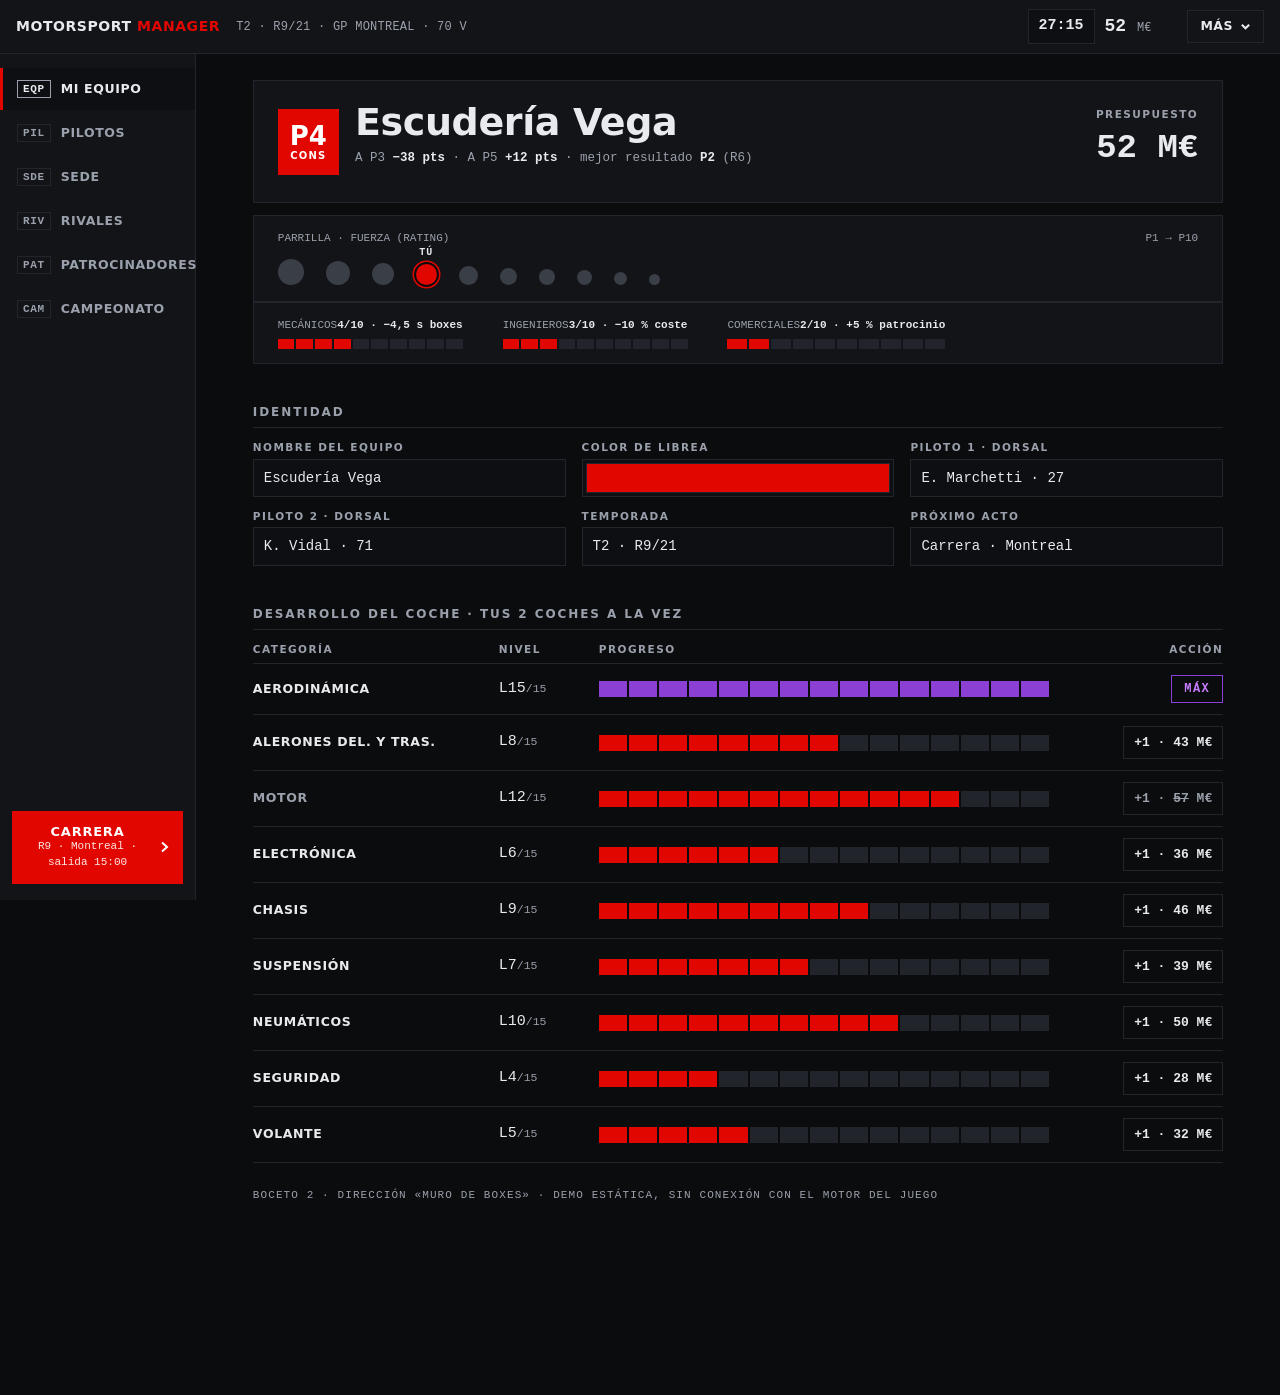
<file: bocetos/.review/boceto-2.clean.html>
<!doctype html>
<html lang="es">
<head>
<meta charset="UTF-8" />
<meta name="viewport" content="width=device-width, initial-scale=1.0" />
<title>Boceto 2 · Muro de Boxes — Motorsport Manager</title>
<style>
  /* ============================================================
     BOCETO 2 · MURO DE BOXES
     Mundo: la pantalla de cronaje del muro de pits.
     Fondo negro de timing, todo número en mono tabular, el
     idioma del cronaje (deltas con signo, verde = mejora,
     púrpura = mejor marca, ámbar = aviso) y el acento = tu
     librea. Seña: cada cifra del club late como una línea de
     timing, con reloj vivo y delta al comprar.
     Inter variable auto-hospedada (base64). Nada externo.
     ============================================================ */

  @font-face {
    font-family: 'Inter';
    font-style: normal;
    font-weight: 100 900;
    font-display: swap;
    src: url([data-uri]) format('woff2');
  }

  :root {
    --accent: #e10600;            /* librea del jugador (dinámica) */
    --on-accent: #ffffff;
    --bg: #0b0c0e;                /* negro de timing */
    --panel: #131418;
    --panel-2: #0e0f12;
    --line: #23252c;
    --text: #e8eaed;
    --dim: #9ba1ac;
    --purple: #c77dff;            /* mejor marca (timing) */
    --purple-line: #8b3fd4;
    --green: #2bd96f;             /* mejora / ingreso */
    --amber: #ffc821;             /* aviso / gasto */
    --red: #ff5147;               /* crítico, reservado */
    --mono: ui-monospace, 'Cascadia Mono', 'JetBrains Mono', Consolas, 'Roboto Mono', monospace;
    --sans: 'Inter', system-ui, 'Segoe UI', sans-serif;
  }

  * { box-sizing: border-box; }

  html { scrollbar-color: #2a2d33 var(--bg); }

  body {
    margin: 0;
    background: var(--bg);
    color: var(--text);
    font-family: var(--sans);
    font-size: 14px;
    line-height: 1.5;
    font-variant-numeric: tabular-nums;
    caret-color: var(--text);
  }

  ::selection { background: var(--accent); color: var(--on-accent); }

  :is(button, input, a):focus-visible {
    outline: 2px solid var(--accent);
    outline-offset: 2px;
  }

  /* ---------- Barra de sesión (cabecera) ---------- */

  .mast {
    background: var(--panel);
    border-bottom: 1px solid var(--line);
    display: flex;
    align-items: center;
    gap: 16px;
    padding: 0 16px;
    height: 54px;
    position: sticky;
    top: 0;
    z-index: 30;
  }

  .brand {
    font-weight: 800;
    font-size: 14px;
    letter-spacing: 0.04em;
    text-transform: uppercase;
    white-space: nowrap;
  }
  .brand span { color: var(--accent); }

  .session {
    font-family: var(--mono);
    font-size: 12px;
    color: var(--dim);
    letter-spacing: 0.02em;
  }

  .clock {
    font-family: var(--mono);
    font-size: 15px;
    font-weight: 600;
    background: var(--panel-2);
    border: 1px solid var(--line);
    padding: 5px 10px;
    color: var(--text);
  }

  .mast-right { margin-left: auto; display: flex; align-items: center; gap: 10px; }

  .wallet { display: flex; align-items: center; gap: 10px; }
  .wallet .w-val {
    font-family: var(--mono);
    font-size: 18px;
    font-weight: 700;
  }
  .wallet .w-val small { color: var(--dim); font-weight: 400; font-size: 12px; }
  .wallet .w-delta {
    font-family: var(--mono);
    font-size: 12px;
    padding: 3px 7px;
    border: 1px solid transparent;
    visibility: hidden;
  }
  .wallet .w-delta.show { visibility: visible; }
  .wallet .w-delta.down { color: var(--amber); border-color: rgba(255, 200, 33, 0.4); }
  .wallet .w-delta.up { color: var(--green); border-color: rgba(43, 217, 111, 0.4); }

  .btn {
    background: none;
    border: 1px solid var(--line);
    color: var(--text);
    font: 600 12.5px/1 var(--sans);
    letter-spacing: 0.04em;
    text-transform: uppercase;
    padding: 9px 12px;
    cursor: pointer;
    display: inline-flex;
    align-items: center;
    gap: 7px;
  }
  .btn:hover { border-color: var(--dim); }
  .btn svg { width: 11px; height: 11px; }

  .more { position: relative; }
  .more-menu {
    position: absolute;
    right: 0;
    top: calc(100% + 8px);
    background: var(--panel);
    border: 1px solid var(--line);
    min-width: 210px;
    padding: 5px;
    display: none;
    z-index: 40;
  }
  .more.open .more-menu { display: block; }
  .more-menu button {
    display: block;
    width: 100%;
    text-align: left;
    background: none;
    border: 0;
    color: var(--text);
    font: 500 13px/1 var(--sans);
    padding: 10px 10px;
    cursor: pointer;
  }
  .more-menu button:hover { background: var(--panel-2); }
  .more-menu .danger:hover { color: var(--red); }

  /* ---------- Torre de navegación ---------- */

  .shell {
    display: grid;
    grid-template-columns: 196px 1fr;
    min-height: calc(100vh - 54px);
  }

  .rail {
    background: var(--panel);
    border-right: 1px solid var(--line);
    padding: 14px 0;
    display: flex;
    flex-direction: column;
    gap: 2px;
    position: sticky;
    top: 54px;
    height: calc(100vh - 54px);
  }

  /* La torre: código de 3 letras + nombre, como en la retransmisión */
  .rail-tab {
    display: flex;
    align-items: center;
    gap: 10px;
    background: none;
    border: 0;
    border-left: 3px solid transparent;
    color: var(--dim);
    font: 600 12.5px/1 var(--sans);
    letter-spacing: 0.05em;
    text-transform: uppercase;
    padding: 12px 14px;
    cursor: pointer;
    text-align: left;
  }
  .rail-tab .code {
    font-family: var(--mono);
    font-size: 11px;
    color: var(--dim);
    border: 1px solid var(--line);
    padding: 2.5px 5px;
    flex: none;
  }
  .rail-tab:hover { color: var(--text); background: var(--panel-2); }
  .rail-tab.active {
    color: var(--text);
    background: var(--panel-2);
    border-left-color: var(--accent);
  }
  .rail-tab.active .code { color: var(--text); border-color: var(--dim); }

  .rail-spacer { flex: 1; }

  .race-btn {
    margin: 10px 12px 2px;
    background: var(--accent);
    color: var(--on-accent);
    border: 0;
    font: 800 13px/1.1 var(--sans);
    letter-spacing: 0.06em;
    text-transform: uppercase;
    padding: 14px 12px;
    cursor: pointer;
    display: flex;
    align-items: center;
    justify-content: space-between;
    gap: 8px;
  }
  .race-btn:hover { filter: brightness(1.12); }
  .race-btn .sub { display: block; font: 500 11px/1.4 var(--mono); text-transform: none; letter-spacing: 0; opacity: 0.9; }
  .race-btn.go { background: #0d7a3a; }
  .race-btn svg { width: 12px; height: 12px; flex: none; }

  /* ---------- Zona de datos ---------- */

  .zone {
    padding: 26px clamp(16px, 3.5vw, 48px) 90px;
    max-width: 1060px;
    width: 100%;
    margin: 0 auto;
  }

  /* Tu línea de torre, a lo grande */
  .hero {
    background: var(--panel);
    border: 1px solid var(--line);
    display: grid;
    grid-template-columns: 1fr auto;
    gap: 20px 40px;
    padding: 22px 24px;
    margin-bottom: 12px;
  }
  .hero-main { display: flex; align-items: center; gap: 16px; min-width: 0; }
  .pos-box {
    background: var(--accent);
    color: var(--on-accent);
    font: 800 26px/1 var(--sans);
    padding: 14px 12px;
    display: flex;
    flex-direction: column;
    align-items: center;
    gap: 2px;
    flex: none;
  }
  .pos-box small { font: 600 10px/1 var(--sans); letter-spacing: 0.12em; }
  .hero-main h1 {
    margin: 0;
    font-size: clamp(24px, 3.4vw, 38px);
    font-weight: 800;
    letter-spacing: -0.01em;
    line-height: 1.05;
    overflow-wrap: anywhere;
  }
  .hero-main .gap-line {
    font-family: var(--mono);
    font-size: 12.5px;
    color: var(--dim);
    margin-top: 6px;
  }
  .hero-main .gap-line b { color: var(--text); font-weight: 600; }
  .hero-side { text-align: right; display: flex; flex-direction: column; justify-content: center; gap: 4px; }
  .hero-side .lbl { font: 600 10.5px/1 var(--sans); letter-spacing: 0.14em; text-transform: uppercase; color: var(--dim); }
  .hero-side .big { font-family: var(--mono); font-size: clamp(26px, 3vw, 34px); font-weight: 700; }

  /* Cinta de parrilla: fuerza de los 10 equipos (tamaño = rating) */
  .grid-strip {
    background: var(--panel);
    border: 1px solid var(--line);
    padding: 14px 24px 16px;
    display: grid;
    gap: 12px;
  }
  .grid-strip .strip-title {
    font-family: var(--mono);
    font-size: 11px;
    color: var(--dim);
    display: flex;
    justify-content: space-between;
  }
  .dots { display: flex; align-items: flex-end; gap: clamp(8px, 2.4vw, 22px); }
  .dot {
    border-radius: 50%;
    background: #3a3e46;
    flex: none;
    position: relative;
  }
  .dot.you { background: var(--accent); box-shadow: 0 0 0 2px var(--bg), 0 0 0 3.5px var(--accent); }
  .dot.you::after {
    content: 'TÚ';
    position: absolute;
    top: -16px;
    left: 50%;
    transform: translateX(-50%);
    font: 700 10px/1 var(--mono);
    color: var(--text);
    letter-spacing: 0.1em;
  }

  /* Cuerpo de la sede: plantilla del muro */
  .staff {
    background: var(--panel);
    border: 1px solid var(--line);
    padding: 14px 24px;
    display: flex;
    flex-wrap: wrap;
    gap: 26px 40px;
    margin-bottom: 40px;
  }
  .gauge { display: grid; gap: 6px; min-width: 150px; }
  .gauge .g-top {
    display: flex;
    justify-content: space-between;
    font-family: var(--mono);
    font-size: 11px;
    color: var(--dim);
  }
  .gauge .g-top b { color: var(--text); font-weight: 600; }
  .gauge .g-cells { display: flex; gap: 2px; height: 10px; }
  .gauge .g-cells i { flex: 1; background: #22242b; }
  .gauge .g-cells i.fill { background: var(--accent); }

  h2 {
    font: 700 12px/1 var(--sans);
    letter-spacing: 0.16em;
    text-transform: uppercase;
    color: var(--dim);
    margin: 42px 0 14px;
    padding-bottom: 9px;
    border-bottom: 1px solid var(--line);
  }

  /* Identidad: formulario denso del muro */
  .form-grid {
    display: grid;
    grid-template-columns: repeat(3, 1fr);
    gap: 14px 16px;
  }
  .form-grid label {
    display: grid;
    gap: 6px;
    font: 600 10.5px/1 var(--sans);
    letter-spacing: 0.14em;
    text-transform: uppercase;
    color: var(--dim);
  }
  .form-grid input {
    font: 500 14px/1.3 var(--mono);
    color: var(--text);
    background: var(--panel-2);
    border: 1px solid var(--line);
    padding: 9px 10px;
    border-radius: 0;
    width: 100%;
  }
  .form-grid input:focus-visible { outline: none; border-color: var(--accent); }
  input[type='color'] { padding: 3px; height: 38px; cursor: pointer; }
  input[type='color']::-webkit-color-swatch-wrapper { padding: 0; }
  input[type='color']::-webkit-color-swatch { border: 1px solid var(--line); }
  input[type='color']::-moz-color-swatch { border: 1px solid var(--line); }

  /* Desarrollo: líneas de timing */
  .dev-head,
  .dev-row {
    display: grid;
    grid-template-columns: minmax(150px, 230px) 84px 1fr 158px;
    gap: 16px;
    align-items: center;
  }
  .dev-head {
    font: 600 10.5px/1 var(--sans);
    letter-spacing: 0.14em;
    text-transform: uppercase;
    color: var(--dim);
    padding-bottom: 9px;
    border-bottom: 1px solid var(--line);
  }
  .dev-row { padding: 11px 0; border-bottom: 1px solid var(--line); }
  .dev-row.poor .name { color: var(--dim); }
  .dev-row .name { font: 600 12.5px/1.3 var(--sans); letter-spacing: 0.05em; text-transform: uppercase; }
  .dev-row .lvl { font-family: var(--mono); font-size: 15px; }
  .dev-row .lvl small { color: var(--dim); font-size: 11.5px; }

  .meter { display: flex; gap: 2px; height: 16px; }
  .meter i { flex: 1; background: #22242b; }
  .meter i.fill { background: var(--accent); }
  .meter.maxed i.fill { background: var(--purple-line); }

  .dev-buy {
    font: 600 13px/1 var(--mono);
    background: none;
    color: var(--text);
    border: 1px solid var(--line);
    padding: 9px 10px;
    cursor: pointer;
    text-align: center;
  }
  .dev-buy:hover:not(:disabled) { border-color: var(--accent); color: var(--accent); }
  .dev-buy:disabled { color: var(--dim); cursor: not-allowed; }
  .dev-buy:disabled .cost { text-decoration: line-through; }

  /* MÁX: la mejor marca se lleva el púrpura del cronaje */
  .best {
    font: 700 12px/1 var(--mono);
    letter-spacing: 0.12em;
    color: var(--purple);
    border: 1.5px solid var(--purple-line);
    padding: 7px 12px;
    display: inline-block;
  }
  .cell-action { display: flex; justify-content: flex-end; }

  .notice {
    background: var(--panel);
    border: 1px solid var(--line);
    padding: 22px 24px;
    margin-top: 36px;
    max-width: 560px;
  }
  .notice strong { display: block; font-size: 17px; font-weight: 700; margin-bottom: 6px; }
  .notice p { margin: 0; color: var(--dim); font-size: 13.5px; }

  .toast {
    position: fixed;
    right: 16px;
    bottom: 16px;
    background: var(--panel);
    border: 1px solid var(--line);
    padding: 13px 16px;
    max-width: min(340px, calc(100vw - 32px));
    z-index: 60;
    display: flex;
    gap: 10px;
  }
  .toast .t-dot { width: 8px; height: 8px; background: var(--accent); margin-top: 5px; flex: none; }
  .toast .t-title { font-weight: 700; font-size: 13.5px; }
  .toast .t-body { color: var(--dim); font-size: 12.5px; margin-top: 2px; }

  footer {
    padding: 24px 0 100px;
    font: 500 11px/1.6 var(--mono);
    letter-spacing: 0.1em;
    text-transform: uppercase;
    color: var(--dim);
  }

  /* ---------- Móvil ---------- */

  .tabs-row, .race-bar { display: none; }

  @media (max-width: 900px) {
    .shell { grid-template-columns: 1fr; }
    .rail { display: none; }
    .session { display: none; }

    .tabs-row {
      display: flex;
      gap: 6px;
      overflow-x: auto;
      padding: 8px 10px;
      background: var(--panel);
      border-bottom: 1px solid var(--line);
      position: sticky;
      top: 54px;
      z-index: 25;
      scrollbar-width: none;
    }
    .tabs-row::-webkit-scrollbar { display: none; }
    .tabs-row button {
      flex: none;
      font: 600 12px/1 var(--sans);
      letter-spacing: 0.05em;
      text-transform: uppercase;
      background: none;
      color: var(--dim);
      border: 1px solid var(--line);
      padding: 9px 11px;
    }
    .tabs-row button.active { color: var(--text); border-color: var(--accent); }

    .race-bar {
      display: block;
      position: fixed;
      left: 0; right: 0; bottom: 0;
      background: var(--panel);
      border-top: 1px solid var(--line);
      padding: 8px 10px calc(8px + env(safe-area-inset-bottom));
      z-index: 30;
    }
    .race-bar .race-btn { width: 100%; margin: 0; }

    .zone { padding-top: 18px; }
    .hero { grid-template-columns: 1fr; padding: 16px; }
    .hero-side { text-align: left; }
    .form-grid { grid-template-columns: 1fr 1fr; }
    .dev-head { display: none; }
    .dev-row { grid-template-columns: 1fr auto; grid-template-areas: 'name lvl' 'meter meter' 'action action'; row-gap: 10px; }
    .dev-row .name { grid-area: name; }
    .dev-row .lvl { grid-area: lvl; text-align: right; }
    .dev-row .meter { grid-area: meter; }
    .dev-row .cell-action { grid-area: action; }
    .dev-buy { width: 100%; }
    .toast { bottom: 96px; right: 10px; }
    footer { padding-bottom: 120px; }
  }

  /* Movimiento: la pantalla late (y se queda quieta si se pide calma) */
  @media (prefers-reduced-motion: no-preference) {
    .toast { animation: toast-in 120ms ease-out; }
    @keyframes toast-in { from { opacity: 0; transform: translateY(6px); } }
    .w-delta.show { animation: delta-in 120ms ease-out; }
    @keyframes delta-in { from { opacity: 0; } }
    .rail-tab { transition: background-color 100ms ease-out, color 100ms ease-out; }
  }
</style>
</head>
<body>

<header class="mast">
  <div class="brand">Motorsport<span> Manager</span></div>
  <div class="session">T2 · R9/21 · GP MONTREAL · 70 V</div>
  <div class="mast-right">
    <div class="clock" id="clock" title="Reloj de sesión" aria-live="off">27:14</div>
    <div class="wallet" title="Presupuesto del equipo">
      <span class="w-val"><span id="budget-top">52,0</span> <small>M€</small></span>
      <span class="w-delta" id="w-delta" aria-live="polite"></span>
    </div>
    <div class="more" id="more">
      <button type="button" class="btn" id="more-btn" aria-haspopup="true" aria-expanded="false">
        Más
        <svg viewBox="0 0 12 12" aria-hidden="true"><path d="M2 4l4 4 4-4" fill="none" stroke="currentColor" stroke-width="2.2"/></svg>
      </button>
      <div class="more-menu" role="menu">
        <button type="button" role="menuitem" data-toast="Palmarés|Historial de temporadas cerradas: fuera de este boceto.">Palmarés</button>
        <button type="button" role="menuitem" data-toast="Partidas|Las 3 partidas guardadas: fuera de este boceto.">Partidas</button>
        <button type="button" role="menuitem" id="reset-btn" class="danger">Reiniciar demo</button>
      </div>
    </div>
  </div>
</header>

<div class="shell">
  <nav class="rail" aria-label="Secciones del equipo">
    <button type="button" class="rail-tab active" data-tab="team" aria-current="page"><span class="code">EQP</span>Mi Equipo</button>
    <button type="button" class="rail-tab" data-tab="pilots"><span class="code">PIL</span>Pilotos</button>
    <button type="button" class="rail-tab" data-tab="hq"><span class="code">SDE</span>Sede</button>
    <button type="button" class="rail-tab" data-tab="rivals"><span class="code">RIV</span>Rivales</button>
    <button type="button" class="rail-tab" data-tab="sponsors"><span class="code">PAT</span>Patrocinadores</button>
    <button type="button" class="rail-tab" data-tab="champ"><span class="code">CAM</span>Campeonato</button>
    <div class="rail-spacer"></div>
    <button type="button" class="race-btn" id="race-btn">
      <span>Carrera<span class="sub">R9 · Montreal · salida 15:00</span></span>
      <svg viewBox="0 0 12 12" aria-hidden="true"><path d="M3 1.5l5 4.5-5 4.5" fill="none" stroke="currentColor" stroke-width="2"/></svg>
    </button>
  </nav>

  <main class="zone">
    <div id="panel-team">
      <section class="hero" aria-label="Tu línea en la torre">
        <div class="hero-main">
          <div class="pos-box"><span>P4</span><small>CONS</small></div>
          <div>
            <h1>Escudería Vega</h1>
            <p class="gap-line">A P3 <b>−38 pts</b> · A P5 <b>+12 pts</b> · mejor resultado <b>P2</b> (R6)</p>
          </div>
        </div>
        <div class="hero-side">
          <span class="lbl">Presupuesto</span>
          <span class="big" id="budget-hero">52,0 M€</span>
        </div>
      </section>

      <section class="grid-strip" aria-label="Fuerza de la parrilla">
        <div class="strip-title"><span>PARRILLA · FUERZA (RATING)</span><span>P1 → P10</span></div>
        <div class="dots" id="dots"></div>
      </section>

      <section class="staff" aria-label="Plantilla de la sede">
        <div class="gauge">
          <div class="g-top"><span>MECÁNICOS</span><b>4/10 · −4,5 s boxes</b></div>
          <div class="g-cells"><i class="fill"></i><i class="fill"></i><i class="fill"></i><i class="fill"></i><i></i><i></i><i></i><i></i><i></i><i></i></div>
        </div>
        <div class="gauge">
          <div class="g-top"><span>INGENIEROS</span><b>3/10 · −10 % coste</b></div>
          <div class="g-cells"><i class="fill"></i><i class="fill"></i><i class="fill"></i><i></i><i></i><i></i><i></i><i></i><i></i><i></i></div>
        </div>
        <div class="gauge">
          <div class="g-top"><span>COMERCIALES</span><b>2/10 · +5 % patrocinio</b></div>
          <div class="g-cells"><i class="fill"></i><i class="fill"></i><i></i><i></i><i></i><i></i><i></i><i></i><i></i><i></i></div>
        </div>
      </section>

      <h2>Identidad</h2>
      <div class="form-grid">
        <label>Nombre del equipo
          <input type="text" maxlength="24" value="Escudería Vega" />
        </label>
        <label>Color de librea
          <input type="color" id="livery" value="#e10600" />
        </label>
        <label>Piloto 1 · dorsal
          <input type="text" value="E. Marchetti · 27" />
        </label>
        <label>Piloto 2 · dorsal
          <input type="text" value="K. Vidal · 71" />
        </label>
        <label>Temporada
          <input type="text" value="T2 · R9/21" readonly />
        </label>
        <label>Próximo acto
          <input type="text" value="Carrera · Montreal" readonly />
        </label>
      </div>

      <h2>Desarrollo del coche · tus 2 coches a la vez</h2>
      <div class="dev-head" aria-hidden="true">
        <span>Categoría</span><span>Nivel</span><span>Progreso</span><span style="text-align:right;">Acción</span>
      </div>
      <div id="dev-list"></div>
    </div>

    <div id="panel-other" hidden>
      <section class="notice">
        <strong id="other-title">Pilotos</strong>
        <p>Este boceto diseña solo la página principal. Si eliges la dirección «Muro de Boxes», esta pestaña hablará el mismo idioma: mono, deltas y colores de sector.</p>
      </section>
    </div>

    <footer>Boceto 2 · Dirección «Muro de Boxes» · Demo estática, sin conexión con el motor del juego</footer>
  </main>
</div>

<div class="tabs-row" aria-label="Secciones del equipo">
  <button type="button" class="active" data-tab="team" aria-current="page">Mi Equipo</button>
  <button type="button" data-tab="pilots">Pilotos</button>
  <button type="button" data-tab="hq">Sede</button>
  <button type="button" data-tab="rivals">Rivales</button>
  <button type="button" data-tab="sponsors">Patrocinadores</button>
  <button type="button" data-tab="champ">Campeonato</button>
</div>
<div class="race-bar">
  <button type="button" class="race-btn" id="race-btn-m">
    <span>Carrera · R9 Montreal<span class="sub">GP de Montreal · salida 15:00</span></span>
    <svg viewBox="0 0 12 12" aria-hidden="true"><path d="M3 1.5l5 4.5-5 4.5" fill="none" stroke="currentColor" stroke-width="2"/></svg>
  </button>
</div>

<script>
(function () {
  'use strict';
  var MAX = 15;
  var state = {
    budget: 52,
    devs: [
      { id: 'aero', label: 'Aerodinámica', level: 15 },
      { id: 'alerones', label: 'Alerones del. y tras.', level: 8 },
      { id: 'motor', label: 'Motor', level: 12 },
      { id: 'electronica', label: 'Electrónica', level: 6 },
      { id: 'chasis', label: 'Chasis', level: 9 },
      { id: 'suspension', label: 'Suspensión', level: 7 },
      { id: 'neumaticos', label: 'Neumáticos', level: 10 },
      { id: 'seguridad', label: 'Seguridad', level: 4 },
      { id: 'volante', label: 'Volante', level: 5 }
    ]
  };
  var reduce = window.matchMedia('(prefers-reduced-motion: reduce)').matches;
  var INITIAL = JSON.parse(JSON.stringify(state));

  function cost(level) { return Math.ceil((15 + 4 * level) * 0.9); }
  function fmt(n) { return String(Math.round(n * 10) / 10).replace('.', ','); }

  var list = document.getElementById('dev-list');

  function meterHTML(level, maxed) {
    var cells = '';
    for (var i = 0; i < MAX; i++) cells += '<i class="' + (i < level ? 'fill' : '') + '"></i>';
    return '<div class="meter' + (maxed ? ' maxed' : '') + '" role="img" aria-label="Nivel ' + level + ' de ' + MAX + '">' + cells + '</div>';
  }

  function rowHTML(dev) {
    var maxed = dev.level >= MAX;
    var c = cost(dev.level);
    var afford = state.budget >= c;
    return ''
      + '<div class="dev-row' + (afford || maxed ? '' : ' poor') + '" data-id="' + dev.id + '">'
      + '<span class="name">' + dev.label + '</span>'
      + '<span class="lvl">L' + dev.level + '<small>/' + MAX + '</small></span>'
      + meterHTML(dev.level, maxed)
      + '<span class="cell-action">'
      + (maxed
        ? '<span class="best">MÁX</span>'
        : '<button type="button" class="dev-buy"' + (afford ? '' : ' disabled') + '>'
          + '+1 · <span class="cost">' + c + '</span> M€</button>')
      + '</span></div>';
  }

  function renderDevs() { list.innerHTML = state.devs.map(rowHTML).join(''); }

  function renderBudget(delta) {
    var v = fmt(state.budget);
    document.getElementById('budget-top').textContent = v;
    document.getElementById('budget-hero').textContent = v + ' M€';
    if (delta !== undefined) {
      var d = document.getElementById('w-delta');
      d.textContent = (delta < 0 ? '−' : '+') + fmt(Math.abs(delta));
      d.className = 'w-delta show ' + (delta < 0 ? 'down' : 'up');
      clearTimeout(d._t);
      d._t = setTimeout(function () { d.className = 'w-delta'; }, 1500);
    }
  }

  list.addEventListener('click', function (e) {
    var btn = e.target.closest('.dev-buy');
    if (!btn || btn.disabled) return;
    var row = btn.closest('.dev-row');
    var dev = state.devs.find(function (d) { return d.id === row.dataset.id; });
    var c = cost(dev.level);
    if (dev.level >= MAX || state.budget < c) return;
    state.budget -= c;
    dev.level += 1;
    renderDevs();
    renderBudget(-c);
  });

  // Cinta de fuerza: 10 equipos, tamaño = rating; el tuyo, en librea.
  (function () {
    var ratings = [91, 88, 86, 84, 80, 78, 76, 74, 71, 68]; // P1→P10
    var dots = document.getElementById('dots');
    ratings.forEach(function (r, i) {
      var size = 10 + Math.round((r - 66) * 0.62); // 68→13 px … 91→27 px
      var el = document.createElement('span');
      el.className = 'dot' + (i === 3 ? ' you' : '');
      el.style.width = size + 'px';
      el.style.height = size + 'px';
      el.title = 'P' + (i + 1) + ' · rating ' + r;
      dots.appendChild(el);
    });
  })();

  // La librea manda (spec 19 real): acento + tinta/blanco por luminancia.
  function luminance(hex) {
    var n = [1, 3, 5].map(function (i) {
      var x = parseInt(hex.substr(i, 2), 16) / 255;
      return x <= 0.03928 ? x / 12.92 : Math.pow((x + 0.055) / 1.055, 2.4);
    });
    return 0.2126 * n[0] + 0.7152 * n[1] + 0.0722 * n[2];
  }
  document.getElementById('livery').addEventListener('input', function (e) {
    var root = document.documentElement.style;
    root.setProperty('--accent', e.target.value);
    root.setProperty('--on-accent', luminance(e.target.value) > 0.35 ? '#0b0c0e' : '#ffffff');
  });

  // Reloj de sesión: late si el dispositivo deja, quieto si no.
  (function () {
    var el = document.getElementById('clock');
    var t = 27 * 60 + 14;
    function paint() {
      var m = Math.floor(t / 60), s = t % 60;
      el.textContent = (m < 10 ? '0' : '') + m + ':' + (s < 10 ? '0' : '') + s;
    }
    if (reduce) { el.textContent = '27:14'; return; }
    setInterval(function () { t += 1; paint(); }, 1000);
  })();

  // Pestañas: solo «Mi Equipo» está diseñada en este boceto.
  var titles = { pilots: 'Pilotos', hq: 'Sede', rivals: 'Rivales', sponsors: 'Patrocinadores', champ: 'Campeonato' };
  function setTab(id) {
    document.querySelectorAll('[data-tab]').forEach(function (b) {
      var on = b.dataset.tab === id;
      b.classList.toggle('active', on);
      if (b.hasAttribute('aria-current') || on) b.setAttribute('aria-current', on ? 'page' : 'false');
    });
    document.getElementById('panel-team').hidden = id !== 'team';
    document.getElementById('panel-other').hidden = id === 'team';
    if (id !== 'team') document.getElementById('other-title').textContent = titles[id];
    window.scrollTo({ top: 0 });
  }
  document.addEventListener('click', function (e) {
    var b = e.target.closest('[data-tab]');
    if (b) setTab(b.dataset.tab);
  });

  // Menú Más + avisos
  var more = document.getElementById('more');
  var moreBtn = document.getElementById('more-btn');
  moreBtn.addEventListener('click', function (e) {
    e.stopPropagation();
    more.classList.toggle('open');
    moreBtn.setAttribute('aria-expanded', more.classList.contains('open'));
  });
  document.addEventListener('click', function (e) {
    if (!more.contains(e.target)) {
      more.classList.remove('open');
      moreBtn.setAttribute('aria-expanded', 'false');
    }
  });
  more.addEventListener('click', function (e) {
    var item = e.target.closest('[data-toast]');
    if (!item) return;
    var parts = item.dataset.toast.split('|');
    toast(parts[0], parts[1]);
    more.classList.remove('open');
  });
  document.getElementById('reset-btn').addEventListener('click', function () {
    state = JSON.parse(JSON.stringify(INITIAL));
    renderDevs();
    renderBudget();
    more.classList.remove('open');
    toast('Demo reiniciada', 'Presupuesto y desarrollos vuelven a su estado inicial.');
  });

  var toastRoot = null;
  function toast(title, body) {
    if (toastRoot) toastRoot.remove();
    toastRoot = document.createElement('div');
    toastRoot.className = 'toast';
    toastRoot.setAttribute('role', 'status');
    toastRoot.innerHTML = '<span class="t-dot"></span><div><div class="t-title"></div><div class="t-body"></div></div>';
    toastRoot.querySelector('.t-title').textContent = title;
    toastRoot.querySelector('.t-body').textContent = body;
    document.body.appendChild(toastRoot);
    clearTimeout(toastRoot._t);
    toastRoot._t = setTimeout(function () { toastRoot.remove(); }, 2800);
  }

  // Salida: la línea del muro se pone verde.
  function raceSequence(btn) {
    if (btn._running) return;
    btn._running = true;
    var label = btn.querySelector('span');
    var old = label.childNodes[0].textContent;
    if (reduce) {
      toast('Luces fuera', 'En el juego real arranca aquí la R9 de Montreal (70 vueltas).');
      btn._running = false;
      return;
    }
    label.childNodes[0].textContent = 'En parrilla ···· ';
    setTimeout(function () {
      btn.classList.add('go');
      label.childNodes[0].textContent = 'Luces fuera ';
      setTimeout(function () {
        btn.classList.remove('go');
        label.childNodes[0].textContent = old;
        toast('Luces fuera', 'En el juego real arranca aquí la R9 de Montreal (70 vueltas).');
        btn._running = false;
      }, 1000);
    }, 1100);
  }
  document.getElementById('race-btn').addEventListener('click', function () { raceSequence(this); });
  document.getElementById('race-btn-m').addEventListener('click', function () { raceSequence(this); });

  renderDevs();
  renderBudget();
})();
</script>
</body>
</html>
</file>
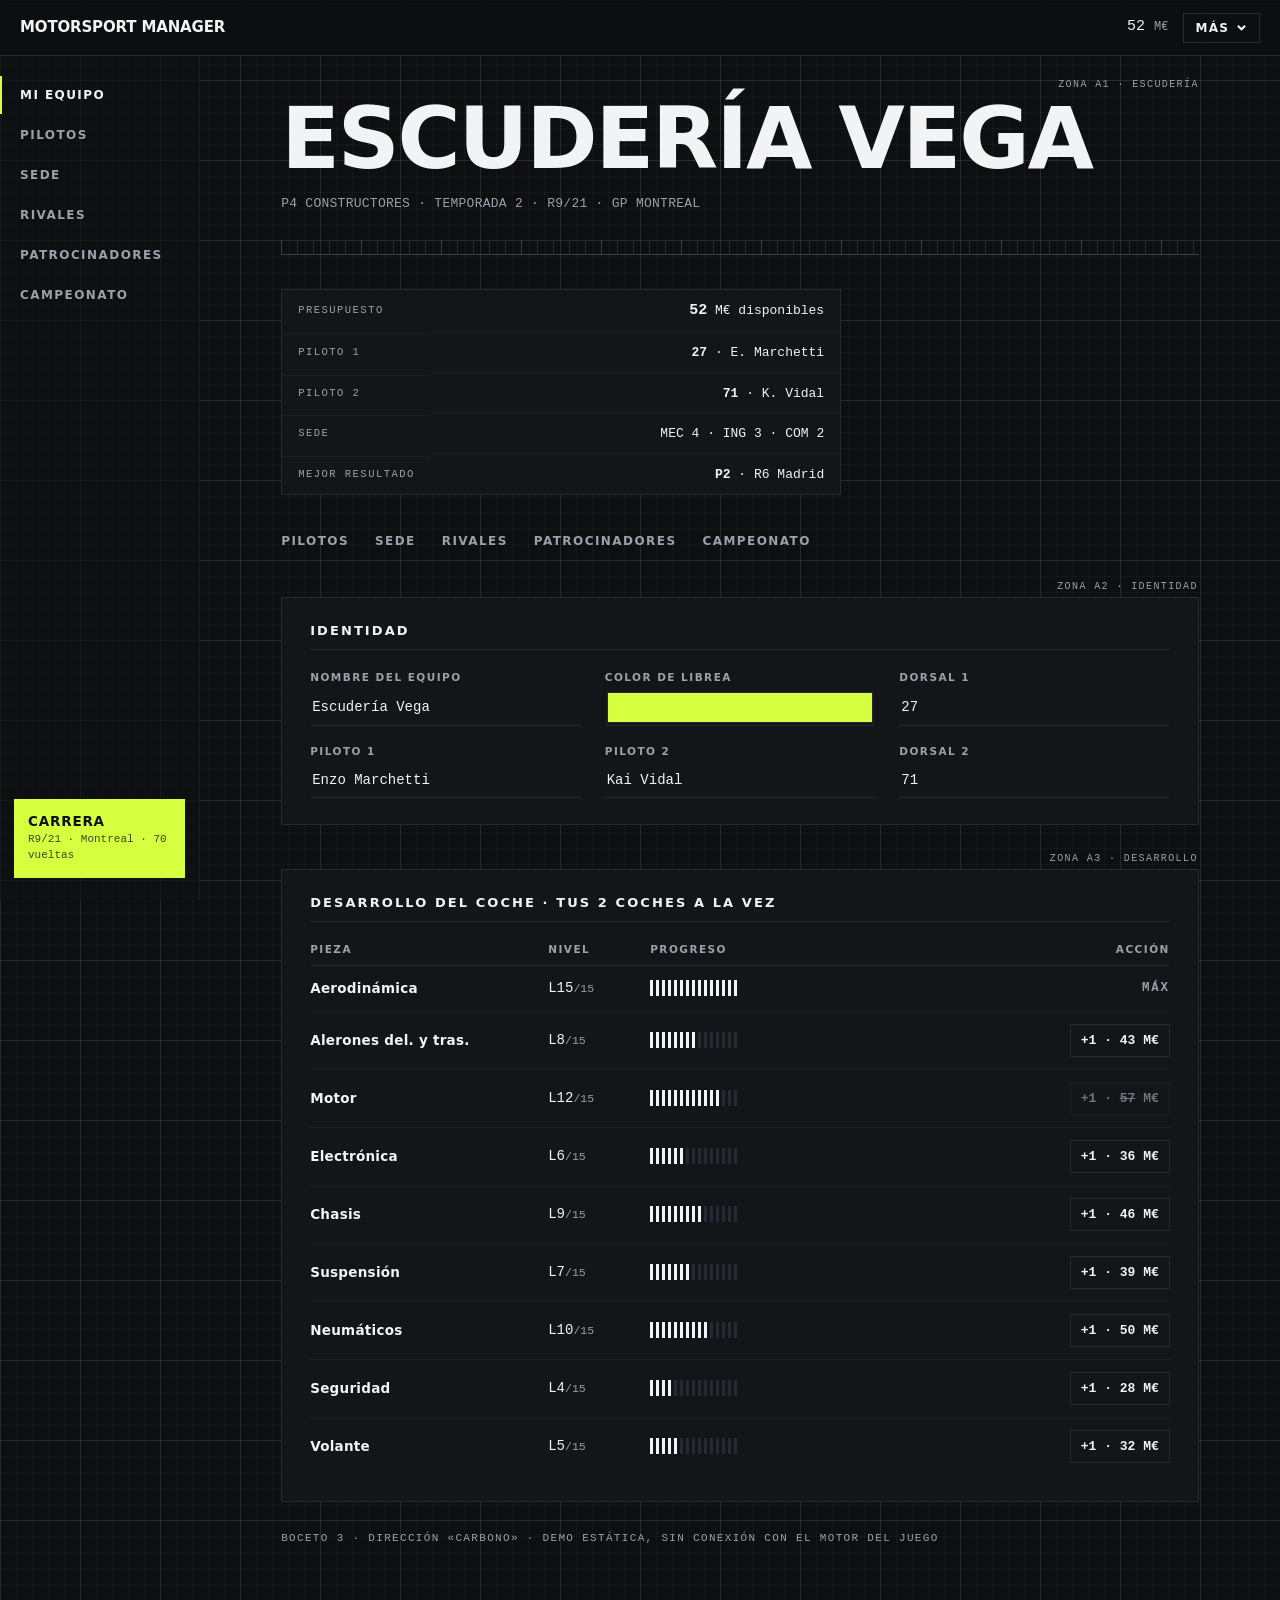
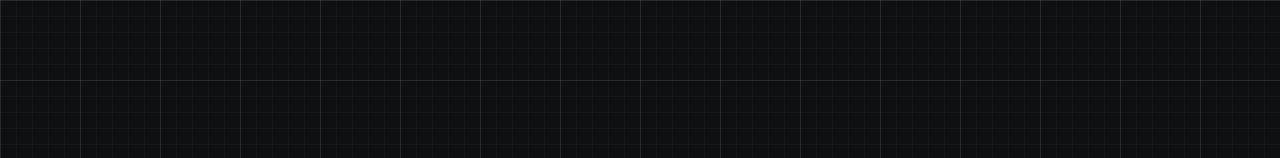
<file: bocetos/.review/boceto-3.clean.html>
<!doctype html>
<html lang="es">
<head>
<meta charset="UTF-8" />
<meta name="viewport" content="width=device-width, initial-scale=1.0" />
<title>Boceto 3 · Carbono — Motorsport Manager</title>
<style>
  /* ============================================================
     BOCETO 3 · CARBONO
     Mundo: la ingeniería bajo los focos de una noche de carrera.
     Carbono mate, la rejilla de construcción SIEMPRE visible
     (como el papel milimetrado del túnel de viento), tipos
     Inter en pesos extremos y UN solo acento eléctrico que
     solo aparece donde hay acción. El dato es blanco; el volt,
     la acción. Seña: la rejilla es parte del diseño, y el
     bloque de título de plano técnico presenta al equipo.
     Inter variable auto-hospedada (base64). Nada externo.
     ============================================================ */

  @font-face {
    font-family: 'Inter';
    font-style: normal;
    font-weight: 100 900;
    font-display: swap;
    src: url([data-uri]) format('woff2');
  }

  :root {
    --accent: #d6ff3f;            /* volt: SOLO donde hay acción (librea) */
    --on-accent: #101114;
    --carbon: #0e0f11;
    --panel: #141519;
    --line: #262932;              /* hairline */
    --line-soft: #1c1e23;
    --text: #f2f3f5;
    --dim: #9ba0aa;
    --mono: ui-monospace, 'Cascadia Mono', 'JetBrains Mono', Consolas, 'Roboto Mono', monospace;
    --sans: 'Inter', system-ui, 'Segoe UI', sans-serif;
  }

  * { box-sizing: border-box; }

  /* La rejilla de construcción: 16 px menor, 80 px mayor */
  html { scrollbar-color: var(--line) var(--carbon); }

  body {
    margin: 0;
    background-color: var(--carbon);
    background-image:
      linear-gradient(rgba(235, 240, 255, 0.085) 1px, transparent 1px),
      linear-gradient(90deg, rgba(235, 240, 255, 0.085) 1px, transparent 1px),
      linear-gradient(rgba(235, 240, 255, 0.035) 1px, transparent 1px),
      linear-gradient(90deg, rgba(235, 240, 255, 0.035) 1px, transparent 1px);
    background-size: 80px 80px, 80px 80px, 16px 16px, 16px 16px;
    color: var(--text);
    font-family: var(--sans);
    font-size: 14px;
    line-height: 1.5;
    font-variant-numeric: tabular-nums;
    caret-color: var(--accent);
  }

  ::selection { background: var(--accent); color: var(--on-accent); }

  :is(button, input, a):focus-visible {
    outline: 2px solid var(--accent);
    outline-offset: 2px;
  }

  /* ---------- Cabecera: una línea sobre la rejilla ---------- */

  .mast {
    display: flex;
    align-items: center;
    gap: 16px;
    padding: 0 20px;
    height: 56px;
    border-bottom: 1px solid var(--line);
    position: sticky;
    top: 0;
    background: rgba(14, 15, 17, 0.92);
    backdrop-filter: saturate(1.1);
    z-index: 30;
  }

  .brand {
    font-weight: 900;
    font-size: 15px;
    letter-spacing: -0.01em;
    text-transform: uppercase;
    white-space: nowrap;
  }

  .mast-right { margin-left: auto; display: flex; align-items: center; gap: 14px; }

  .wallet { font-family: var(--mono); font-size: 15px; }
  .wallet small { color: var(--dim); font-size: 12px; }

  .btn {
    background: none;
    border: 1px solid var(--line);
    color: var(--text);
    font: 600 12px/1 var(--sans);
    letter-spacing: 0.1em;
    text-transform: uppercase;
    padding: 8px 12px;
    cursor: pointer;
    display: inline-flex;
    align-items: center;
    gap: 7px;
  }
  .btn:hover { border-color: var(--dim); }
  .btn svg { width: 11px; height: 11px; }

  .more { position: relative; }
  .more-menu {
    position: absolute;
    right: 0;
    top: calc(100% + 8px);
    background: var(--panel);
    border: 1px solid var(--line);
    min-width: 210px;
    padding: 5px;
    display: none;
    z-index: 40;
  }
  .more.open .more-menu { display: block; }
  .more-menu button {
    display: block;
    width: 100%;
    text-align: left;
    background: none;
    border: 0;
    color: var(--text);
    font: 500 13px/1 var(--sans);
    padding: 10px 10px;
    cursor: pointer;
  }
  .more-menu button:hover { background: var(--line-soft); }
  .more-menu .danger:hover { color: var(--accent); }

  /* ---------- Tablón: riel + zona ---------- */

  .shell {
    display: grid;
    grid-template-columns: 200px 1fr;
    min-height: calc(100vh - 56px);
  }

  .rail {
    border-right: 1px solid var(--line-soft);
    padding: 20px 0;
    display: flex;
    flex-direction: column;
    gap: 2px;
    position: sticky;
    top: 56px;
    height: calc(100vh - 56px);
    background: rgba(14, 15, 17, 0.6);
  }

  .rail-tab {
    display: block;
    background: none;
    border: 0;
    border-left: 2px solid transparent;
    color: var(--dim);
    font: 600 12px/1 var(--sans);
    letter-spacing: 0.12em;
    text-transform: uppercase;
    padding: 13px 18px;
    cursor: pointer;
    text-align: left;
  }
  .rail-tab:hover { color: var(--text); }
  .rail-tab.active { color: var(--text); border-left-color: var(--accent); }

  .rail-spacer { flex: 1; }

  /* El volt es la acción: el botón de carrera es EL bloque eléctrico */
  .race-btn {
    margin: 10px 14px 2px;
    background: var(--accent);
    color: var(--on-accent);
    border: 0;
    font: 800 13.5px/1.15 var(--sans);
    letter-spacing: 0.06em;
    text-transform: uppercase;
    padding: 15px 14px;
    cursor: pointer;
    text-align: left;
  }
  .race-btn:hover { filter: brightness(1.06); }
  .race-btn .sub {
    display: block;
    font: 500 11px/1.4 var(--mono);
    letter-spacing: 0;
    text-transform: none;
    opacity: 0.78;
    margin-top: 3px;
  }
  .race-btn.go { background: var(--text); color: var(--carbon); }

  /* ---------- Zona de trabajo, sobre la rejilla ---------- */

  .zone {
    padding: 40px clamp(20px, 4vw, 56px) 100px;
    max-width: 1020px;
    width: 100%;
    margin: 0 auto;
  }

  .module { position: relative; }

  /* Coordenadas de plano: la rejilla se lee */
  .coord {
    position: absolute;
    top: -16px;
    right: 0;
    font: 500 10px/1 var(--mono);
    letter-spacing: 0.14em;
    color: var(--dim);
  }

  /* El nombre del equipo es dueño del tablón */
  .hero { margin-bottom: 8px; }
  .hero h1 {
    margin: 0;
    font-weight: 900;
    font-size: clamp(44px, 7vw, 86px);
    line-height: 0.98;
    letter-spacing: -0.025em;
    text-transform: uppercase;
    max-width: 14ch;
  }
  .hero .dataline {
    font-family: var(--mono);
    font-size: 13px;
    color: var(--dim);
    margin: 14px 0 0;
    letter-spacing: 0.02em;
  }

  /* Regla graduada bajo el héroe */
  .ruler {
    height: 15px;
    margin: 26px 0 34px;
    background-image:
      linear-gradient(90deg, #3a3f4b 1px, transparent 1px),
      linear-gradient(90deg, #262a33 1px, transparent 1px);
    background-size: 80px 100%, 16px 100%;
    background-repeat: repeat-x;
    border-bottom: 1px solid #3a3f4b;
  }

  /* Bloque de título de plano técnico */
  .titleblock {
    border: 1px solid var(--line);
    background: var(--panel);
    display: grid;
    grid-template-columns: auto 1fr;
    max-width: 560px;
    margin-top: 30px;
  }
  .titleblock > div {
    padding: 10px 16px;
    border-top: 1px solid var(--line-soft);
    font-family: var(--mono);
    font-size: 13px;
  }
  .titleblock > div:nth-child(-n + 2) { border-top: 0; }
  .titleblock .k {
    color: var(--dim);
    font-size: 10.5px;
    letter-spacing: 0.14em;
    text-transform: uppercase;
    align-self: center;
    white-space: nowrap;
  }
  .titleblock .v { text-align: right; }
  .titleblock .v b { font-weight: 600; }
  .titleblock .v .money { color: var(--text); font-weight: 700; font-size: 15px; }

  /* Atajos: texto sobre la rejilla */
  .shortcuts {
    display: flex;
    flex-wrap: wrap;
    gap: 4px 26px;
    margin: 34px 0 0;
  }
  .shortcuts button {
    background: none;
    border: 0;
    color: var(--dim);
    font: 600 12px/1 var(--sans);
    letter-spacing: 0.12em;
    text-transform: uppercase;
    padding: 6px 0;
    cursor: pointer;
  }
  .shortcuts button:hover { color: var(--text); text-decoration: underline; text-underline-offset: 6px; text-decoration-color: var(--accent); text-decoration-thickness: 2px; }

  /* Módulos enmarcados */
  .panelbox {
    background: var(--panel);
    border: 1px solid var(--line);
    padding: 26px 28px;
    margin-top: 44px;
  }
  .panelbox h2 {
    margin: 0 0 22px;
    font: 800 13px/1 var(--sans);
    letter-spacing: 0.16em;
    text-transform: uppercase;
    padding-bottom: 12px;
    border-bottom: 1px solid var(--line);
  }

  /* Identidad: campos desnudos, subrayado vivo */
  .form-grid {
    display: grid;
    grid-template-columns: repeat(3, 1fr);
    gap: 20px 24px;
  }
  .form-grid label {
    display: grid;
    gap: 7px;
    font: 600 10.5px/1 var(--sans);
    letter-spacing: 0.14em;
    text-transform: uppercase;
    color: var(--dim);
  }
  .form-grid input {
    font: 500 14px/1.3 var(--mono);
    color: var(--text);
    background: transparent;
    border: 0;
    border-bottom: 1px solid var(--line);
    padding: 8px 2px;
    border-radius: 0;
    width: 100%;
  }
  .form-grid input:focus-visible { outline: none; border-bottom: 2px solid var(--accent); }
  .form-grid input[readonly] { color: var(--dim); }
  input[type='color'] { padding: 2px; height: 36px; cursor: pointer; }
  input[type='color']::-webkit-color-swatch-wrapper { padding: 0; }
  input[type='color']::-webkit-color-swatch { border: 1px solid var(--line); }
  input[type='color']::-moz-color-swatch { border: 1px solid var(--line); }

  /* Desarrollo: regla de ticks, botones fantasma */
  .dev-head,
  .dev-row {
    display: grid;
    grid-template-columns: minmax(150px, 220px) 84px 1fr 150px;
    gap: 18px;
    align-items: center;
  }
  .dev-head {
    font: 600 10.5px/1 var(--sans);
    letter-spacing: 0.14em;
    text-transform: uppercase;
    color: var(--dim);
    padding-bottom: 10px;
    border-bottom: 1px solid var(--line);
  }
  .dev-row { padding: 12px 0; border-bottom: 1px solid var(--line-soft); }
  .dev-row:last-child { border-bottom: 0; }
  .dev-row .name { font-weight: 600; font-size: 13.5px; letter-spacing: 0.02em; }
  .dev-row .lvl { font-family: var(--mono); font-size: 14px; }
  .dev-row .lvl small { color: var(--dim); font-size: 11.5px; }

  .ticks { display: flex; gap: 3px; height: 16px; align-items: stretch; }
  .ticks i { width: 3px; background: var(--line); }
  .ticks i.fill { background: var(--text); }
  /* El dato es blanco; el volt queda reservado a la acción */

  .dev-buy {
    font: 600 13px/1 var(--mono);
    background: none;
    color: var(--text);
    border: 1px solid var(--line);
    padding: 9px 10px;
    cursor: pointer;
    text-align: center;
  }
  .dev-buy:hover:not(:disabled) { border-color: var(--accent); color: var(--accent); }
  .dev-buy:disabled { color: #6e7480; border-color: var(--line-soft); cursor: not-allowed; }
  .dev-buy:disabled .cost { text-decoration: line-through; }

  .max-mark { font: 600 12.5px/1 var(--mono); letter-spacing: 0.14em; color: var(--dim); }
  .cell-action { display: flex; justify-content: flex-end; }

  .notice {
    background: var(--panel);
    border: 1px solid var(--line);
    padding: 24px 26px;
    margin-top: 44px;
    max-width: 560px;
  }
  .notice strong { display: block; font-size: 17px; font-weight: 800; margin-bottom: 6px; }
  .notice p { margin: 0; color: var(--dim); font-size: 13.5px; }

  .toast {
    position: fixed;
    right: 16px;
    bottom: 16px;
    background: var(--panel);
    border: 1px solid var(--accent);
    padding: 13px 16px;
    max-width: min(340px, calc(100vw - 32px));
    z-index: 60;
  }
  .toast .t-title { font: 700 13px/1.2 var(--sans); letter-spacing: 0.02em; }
  .toast .t-body { color: var(--dim); font-size: 12.5px; margin-top: 3px; }

  footer {
    padding: 28px 0 110px;
    font: 500 11px/1.6 var(--mono);
    letter-spacing: 0.12em;
    text-transform: uppercase;
    color: var(--dim);
  }

  /* ---------- Móvil ---------- */

  .tabs-row, .race-bar { display: none; }

  @media (max-width: 900px) {
    .shell { grid-template-columns: 1fr; }
    .rail { display: none; }

    .tabs-row {
      display: flex;
      gap: 4px;
      overflow-x: auto;
      padding: 8px 10px;
      border-bottom: 1px solid var(--line-soft);
      background: rgba(14, 15, 17, 0.94);
      position: sticky;
      top: 56px;
      z-index: 25;
      scrollbar-width: none;
    }
    .tabs-row::-webkit-scrollbar { display: none; }
    .tabs-row button {
      flex: none;
      font: 600 12px/1 var(--sans);
      letter-spacing: 0.1em;
      text-transform: uppercase;
      background: none;
      color: var(--dim);
      border: 1px solid var(--line);
      padding: 9px 12px;
    }
    .tabs-row button.active { color: var(--carbon); background: var(--accent); border-color: var(--accent); }

    .race-bar {
      display: block;
      position: fixed;
      left: 0; right: 0; bottom: 0;
      padding: 10px 12px calc(10px + env(safe-area-inset-bottom));
      background: rgba(14, 15, 17, 0.95);
      border-top: 1px solid var(--line);
      z-index: 30;
    }
    .race-bar .race-btn { width: 100%; margin: 0; text-align: center; }

    .zone { padding-top: 26px; }
    .hero h1 { max-width: none; }
    .titleblock { margin-top: 26px; }
    .form-grid { grid-template-columns: 1fr 1fr; }
    .dev-head { display: none; }
    .dev-row { grid-template-columns: 1fr auto; grid-template-areas: 'name lvl' 'ticks ticks' 'action action'; row-gap: 11px; }
    .dev-row .name { grid-area: name; }
    .dev-row .lvl { grid-area: lvl; text-align: right; }
    .dev-row .ticks { grid-area: ticks; }
    .dev-row .cell-action { grid-area: action; }
    .dev-buy { width: 100%; }
    .coord { display: none; }
    .toast { bottom: 100px; right: 10px; }
    footer { padding-bottom: 130px; }
  }

  /* Movimiento: el plano se traza a pasos; quieto si se pide calma */
  @media (prefers-reduced-motion: no-preference) {
    .ruler, .titleblock { animation: draw 140ms steps(3, end); }
    @keyframes draw { from { transform: scaleX(0.02); transform-origin: left; opacity: 0.3; } }
  }
</style>
</head>
<body>

<header class="mast">
  <div class="brand">Motorsport Manager</div>
  <div class="mast-right">
    <div class="wallet" title="Presupuesto del equipo"><span id="budget-top">52</span> <small>M€</small></div>
    <div class="more" id="more">
      <button type="button" class="btn" id="more-btn" aria-haspopup="true" aria-expanded="false">
        Más
        <svg viewBox="0 0 12 12" aria-hidden="true"><path d="M2 4l4 4 4-4" fill="none" stroke="currentColor" stroke-width="2.2"/></svg>
      </button>
      <div class="more-menu" role="menu">
        <button type="button" role="menuitem" data-toast="Palmarés|Historial de temporadas cerradas: fuera de este boceto.">Palmarés</button>
        <button type="button" role="menuitem" data-toast="Partidas|Las 3 partidas guardadas: fuera de este boceto.">Partidas</button>
        <button type="button" role="menuitem" id="reset-btn" class="danger">Reiniciar demo</button>
      </div>
    </div>
  </div>
</header>

<div class="shell">
  <nav class="rail" aria-label="Secciones del equipo">
    <button type="button" class="rail-tab active" data-tab="team" aria-current="page">Mi Equipo</button>
    <button type="button" class="rail-tab" data-tab="pilots">Pilotos</button>
    <button type="button" class="rail-tab" data-tab="hq">Sede</button>
    <button type="button" class="rail-tab" data-tab="rivals">Rivales</button>
    <button type="button" class="rail-tab" data-tab="sponsors">Patrocinadores</button>
    <button type="button" class="rail-tab" data-tab="champ">Campeonato</button>
    <div class="rail-spacer"></div>
    <button type="button" class="race-btn" id="race-btn">
      Carrera
      <span class="sub">R9/21 · Montreal · 70 vueltas</span>
    </button>
  </nav>

  <main class="zone">
    <div id="panel-team">
      <section class="hero module" aria-label="Escudería">
        <span class="coord" aria-hidden="true">ZONA A1 · ESCUDERÍA</span>
        <h1>Escudería Vega</h1>
        <p class="dataline">P4 CONSTRUCTORES · TEMPORADA 2 · R9/21 · GP MONTREAL</p>
      </section>

      <div class="ruler" role="presentation"></div>

      <section class="titleblock module" aria-label="Datos del equipo">
        <div class="k">Presupuesto</div><div class="v"><span class="money" id="budget-hero">52</span> M€ disponibles</div>
        <div class="k">Piloto 1</div><div class="v"><b>27</b> · E. Marchetti</div>
        <div class="k">Piloto 2</div><div class="v"><b>71</b> · K. Vidal</div>
        <div class="k">Sede</div><div class="v">MEC 4 · ING 3 · COM 2</div>
        <div class="k">Mejor resultado</div><div class="v"><b>P2</b> · R6 Madrid</div>
      </section>

      <div class="shortcuts" aria-label="Accesos">
        <button type="button" data-tab="pilots">Pilotos</button>
        <button type="button" data-tab="hq">Sede</button>
        <button type="button" data-tab="rivals">Rivales</button>
        <button type="button" data-tab="sponsors">Patrocinadores</button>
        <button type="button" data-tab="champ">Campeonato</button>
      </div>

      <section class="panelbox module">
        <span class="coord" aria-hidden="true">ZONA A2 · IDENTIDAD</span>
        <h2>Identidad</h2>
        <div class="form-grid">
          <label>Nombre del equipo
            <input type="text" maxlength="24" value="Escudería Vega" />
          </label>
          <label>Color de librea
            <input type="color" id="livery" value="#d6ff3f" />
          </label>
          <label>Dorsal 1
            <input type="number" min="1" max="99" inputmode="numeric" value="27" />
          </label>
          <label>Piloto 1
            <input type="text" maxlength="24" value="Enzo Marchetti" />
          </label>
          <label>Piloto 2
            <input type="text" maxlength="24" value="Kai Vidal" />
          </label>
          <label>Dorsal 2
            <input type="number" min="1" max="99" inputmode="numeric" value="71" />
          </label>
        </div>
      </section>

      <section class="panelbox module">
        <span class="coord" aria-hidden="true">ZONA A3 · DESARROLLO</span>
        <h2>Desarrollo del coche · tus 2 coches a la vez</h2>
        <div class="dev-head" aria-hidden="true">
          <span>Pieza</span><span>Nivel</span><span>Progreso</span><span style="text-align:right;">Acción</span>
        </div>
        <div id="dev-list"></div>
      </section>
    </div>

    <div id="panel-other" hidden>
      <section class="notice">
        <strong id="other-title">Pilotos</strong>
        <p>Este boceto diseña solo la página principal. Si eliges la dirección «Carbono», esta pestaña se construirá con su mismo lenguaje: rejilla visible, datos en blanco y el volt reservado a la acción.</p>
      </section>
    </div>

    <footer>Boceto 3 · Dirección «Carbono» · Demo estática, sin conexión con el motor del juego</footer>
  </main>
</div>

<div class="tabs-row" aria-label="Secciones del equipo">
  <button type="button" class="active" data-tab="team" aria-current="page">Mi Equipo</button>
  <button type="button" data-tab="pilots">Pilotos</button>
  <button type="button" data-tab="hq">Sede</button>
  <button type="button" data-tab="rivals">Rivales</button>
  <button type="button" data-tab="sponsors">Patrocinadores</button>
  <button type="button" data-tab="champ">Campeonato</button>
</div>
<div class="race-bar">
  <button type="button" class="race-btn" id="race-btn-m">
    Carrera
    <span class="sub">R9/21 · Montreal · 70 vueltas</span>
  </button>
</div>

<script>
(function () {
  'use strict';
  var MAX = 15;
  var state = {
    budget: 52,
    devs: [
      { id: 'aero', label: 'Aerodinámica', level: 15 },
      { id: 'alerones', label: 'Alerones del. y tras.', level: 8 },
      { id: 'motor', label: 'Motor', level: 12 },
      { id: 'electronica', label: 'Electrónica', level: 6 },
      { id: 'chasis', label: 'Chasis', level: 9 },
      { id: 'suspension', label: 'Suspensión', level: 7 },
      { id: 'neumaticos', label: 'Neumáticos', level: 10 },
      { id: 'seguridad', label: 'Seguridad', level: 4 },
      { id: 'volante', label: 'Volante', level: 5 }
    ]
  };
  var reduce = window.matchMedia('(prefers-reduced-motion: reduce)').matches;
  var INITIAL = JSON.parse(JSON.stringify(state));

  function cost(level) { return Math.ceil((15 + 4 * level) * 0.9); }

  var list = document.getElementById('dev-list');

  function ticksHTML(level, maxed) {
    var cells = '';
    for (var i = 0; i < MAX; i++) cells += '<i class="' + (i < level ? 'fill' : '') + '"></i>';
    return '<div class="ticks' + (maxed ? ' maxed' : '') + '" role="img" aria-label="Nivel ' + level + ' de ' + MAX + '">' + cells + '</div>';
  }

  function rowHTML(dev) {
    var maxed = dev.level >= MAX;
    var c = cost(dev.level);
    var afford = state.budget >= c;
    return ''
      + '<div class="dev-row" data-id="' + dev.id + '">'
      + '<span class="name">' + dev.label + '</span>'
      + '<span class="lvl">L' + dev.level + '<small>/' + MAX + '</small></span>'
      + ticksHTML(dev.level, maxed)
      + '<span class="cell-action">'
      + (maxed
        ? '<span class="max-mark">MÁX</span>'
        : '<button type="button" class="dev-buy"' + (afford ? '' : ' disabled') + '>'
          + '+1 · <span class="cost">' + c + '</span> M€</button>')
      + '</span></div>';
  }

  function renderDevs() { list.innerHTML = state.devs.map(rowHTML).join(''); }

  function renderBudget() {
    var v = Math.round(state.budget);
    document.getElementById('budget-top').textContent = v;
    document.getElementById('budget-hero').textContent = v;
  }

  list.addEventListener('click', function (e) {
    var btn = e.target.closest('.dev-buy');
    if (!btn || btn.disabled) return;
    var row = btn.closest('.dev-row');
    var dev = state.devs.find(function (d) { return d.id === row.dataset.id; });
    var c = cost(dev.level);
    if (dev.level >= MAX || state.budget < c) return;
    state.budget -= c;
    dev.level += 1;
    renderDevs();
    renderBudget();
  });

  // La librea manda (spec 19 real): el volt es la librea de esta demo.
  function luminance(hex) {
    var n = [1, 3, 5].map(function (i) {
      var x = parseInt(hex.substr(i, 2), 16) / 255;
      return x <= 0.03928 ? x / 12.92 : Math.pow((x + 0.055) / 1.055, 2.4);
    });
    return 0.2126 * n[0] + 0.7152 * n[1] + 0.0722 * n[2];
  }
  document.getElementById('livery').addEventListener('input', function (e) {
    var root = document.documentElement.style;
    root.setProperty('--accent', e.target.value);
    root.setProperty('--on-accent', luminance(e.target.value) > 0.35 ? '#101114' : '#f2f3f5');
  });

  // Pestañas: solo «Mi Equipo» está diseñada en este boceto.
  var titles = { pilots: 'Pilotos', hq: 'Sede', rivals: 'Rivales', sponsors: 'Patrocinadores', champ: 'Campeonato' };
  function setTab(id) {
    document.querySelectorAll('[data-tab]').forEach(function (b) {
      var on = b.dataset.tab === id;
      b.classList.toggle('active', on);
      if (b.hasAttribute('aria-current') || on) b.setAttribute('aria-current', on ? 'page' : 'false');
    });
    document.getElementById('panel-team').hidden = id !== 'team';
    document.getElementById('panel-other').hidden = id === 'team';
    if (id !== 'team') document.getElementById('other-title').textContent = titles[id];
    window.scrollTo({ top: 0 });
  }
  document.addEventListener('click', function (e) {
    var b = e.target.closest('[data-tab]');
    if (b) setTab(b.dataset.tab);
  });

  // Menú Más + avisos
  var more = document.getElementById('more');
  var moreBtn = document.getElementById('more-btn');
  moreBtn.addEventListener('click', function (e) {
    e.stopPropagation();
    more.classList.toggle('open');
    moreBtn.setAttribute('aria-expanded', more.classList.contains('open'));
  });
  document.addEventListener('click', function (e) {
    if (!more.contains(e.target)) {
      more.classList.remove('open');
      moreBtn.setAttribute('aria-expanded', 'false');
    }
  });
  more.addEventListener('click', function (e) {
    var item = e.target.closest('[data-toast]');
    if (!item) return;
    var parts = item.dataset.toast.split('|');
    toast(parts[0], parts[1]);
    more.classList.remove('open');
  });
  document.getElementById('reset-btn').addEventListener('click', function () {
    state = JSON.parse(JSON.stringify(INITIAL));
    renderDevs();
    renderBudget();
    more.classList.remove('open');
    toast('Demo reiniciada', 'Presupuesto y desarrollos vuelven a su estado inicial.');
  });

  var toastRoot = null;
  function toast(title, body) {
    if (toastRoot) toastRoot.remove();
    toastRoot = document.createElement('div');
    toastRoot.className = 'toast';
    toastRoot.setAttribute('role', 'status');
    toastRoot.innerHTML = '<div class="t-title"></div><div class="t-body"></div>';
    toastRoot.querySelector('.t-title').textContent = title;
    toastRoot.querySelector('.t-body').textContent = body;
    document.body.appendChild(toastRoot);
    clearTimeout(toastRoot._t);
    toastRoot._t = setTimeout(function () { toastRoot.remove(); }, 2800);
  }

  // Salida: el bloque eléctrico se invierte un instante.
  function raceSequence(btn) {
    if (btn._running) return;
    btn._running = true;
    var main = btn.childNodes[0];
    var old = main.textContent;
    if (reduce) {
      toast('Luces fuera', 'En el juego real arranca aquí la R9 de Montreal (70 vueltas).');
      btn._running = false;
      return;
    }
    main.textContent = 'En parrilla ';
    setTimeout(function () {
      btn.classList.add('go');
      main.textContent = 'Luces fuera ';
      setTimeout(function () {
        btn.classList.remove('go');
        main.textContent = old;
        toast('Luces fuera', 'En el juego real arranca aquí la R9 de Montreal (70 vueltas).');
        btn._running = false;
      }, 950);
    }, 900);
  }
  document.getElementById('race-btn').addEventListener('click', function () { raceSequence(this); });
  document.getElementById('race-btn-m').addEventListener('click', function () { raceSequence(this); });

  renderDevs();
  renderBudget();
})();
</script>
</body>
</html>
</file>
